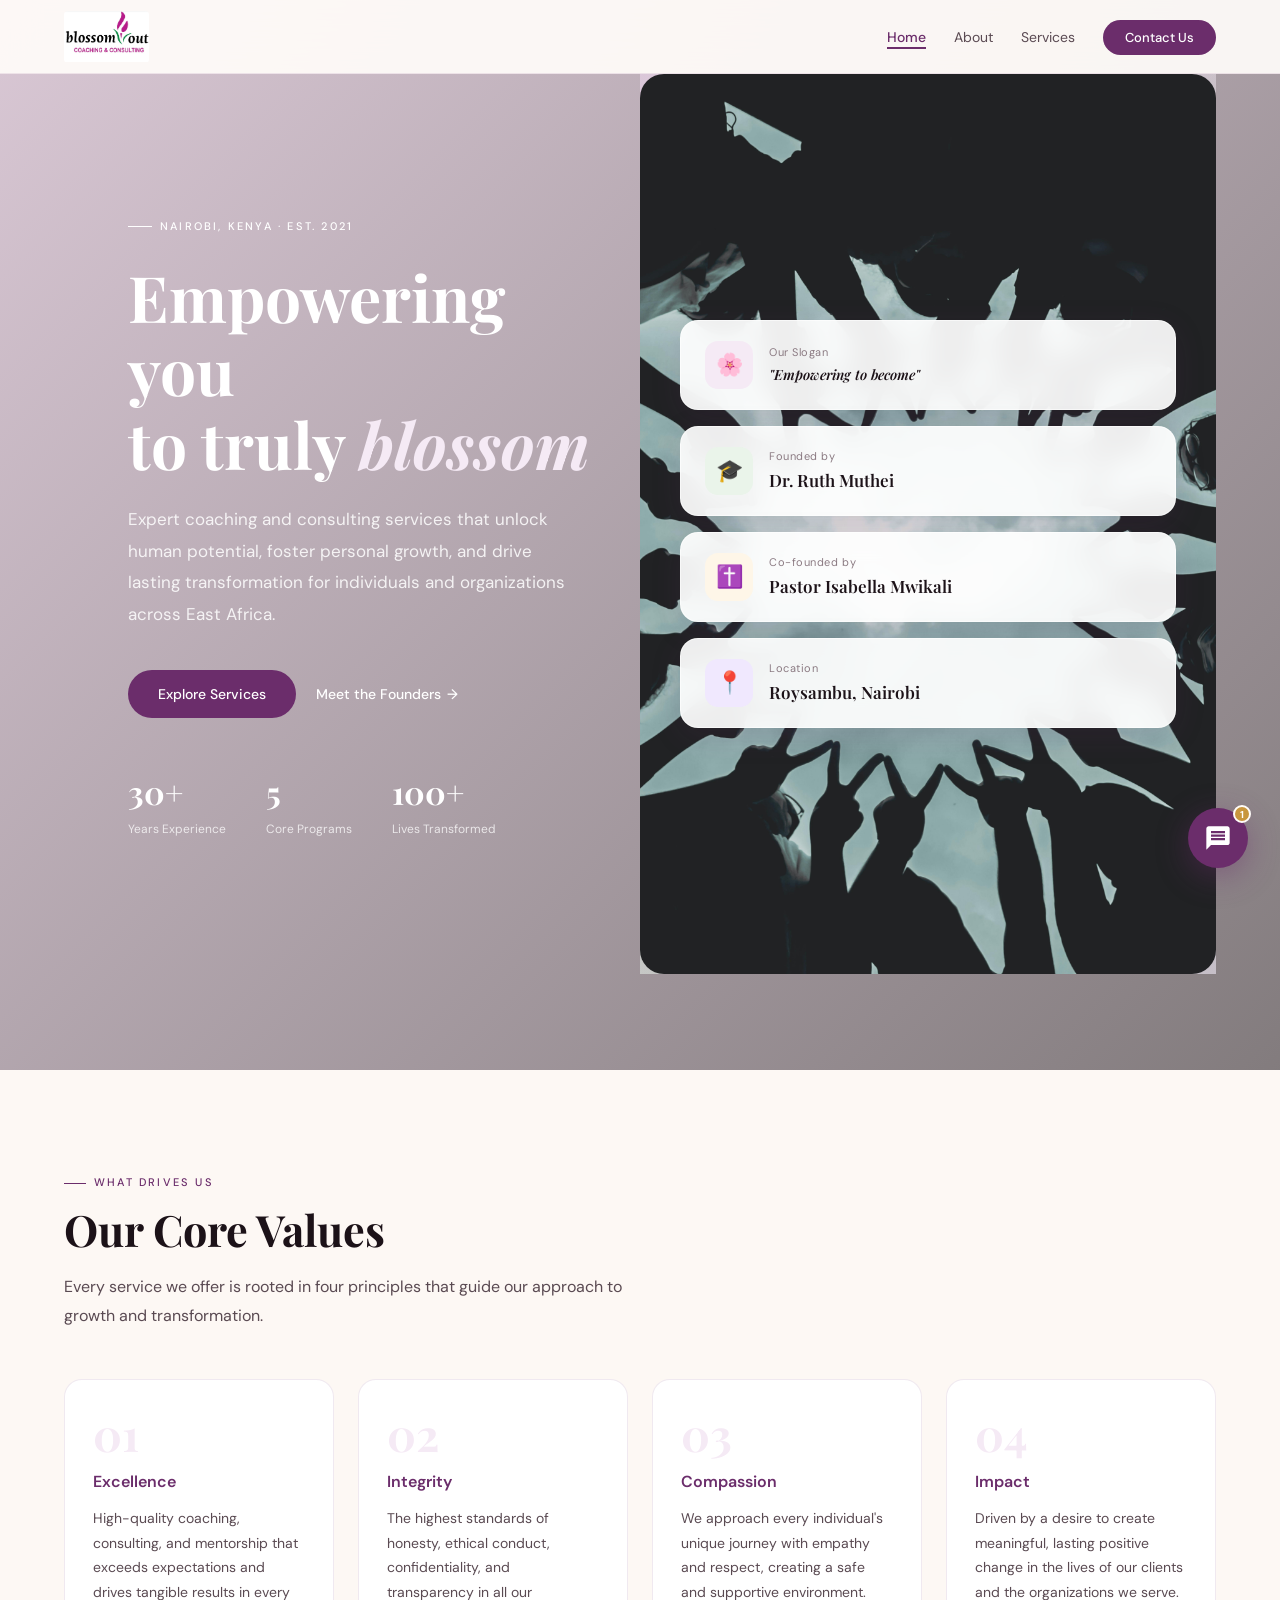
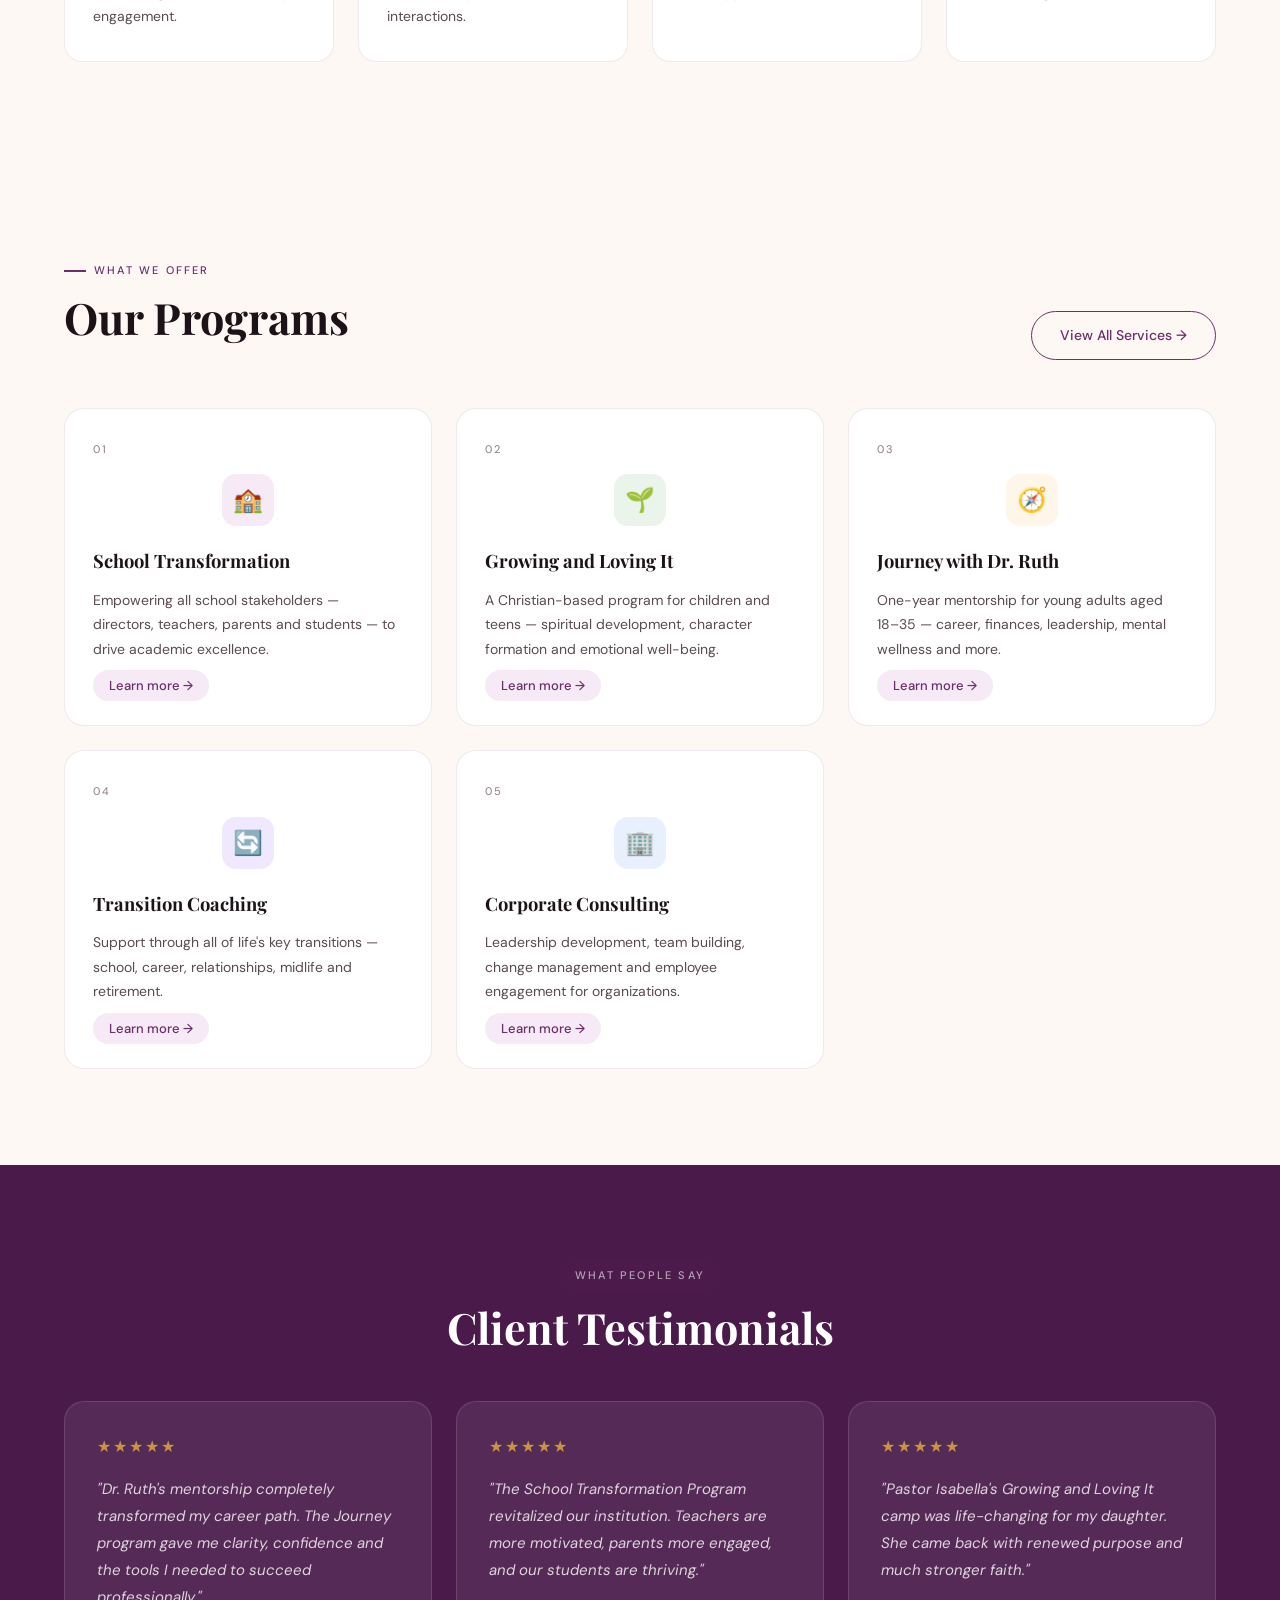
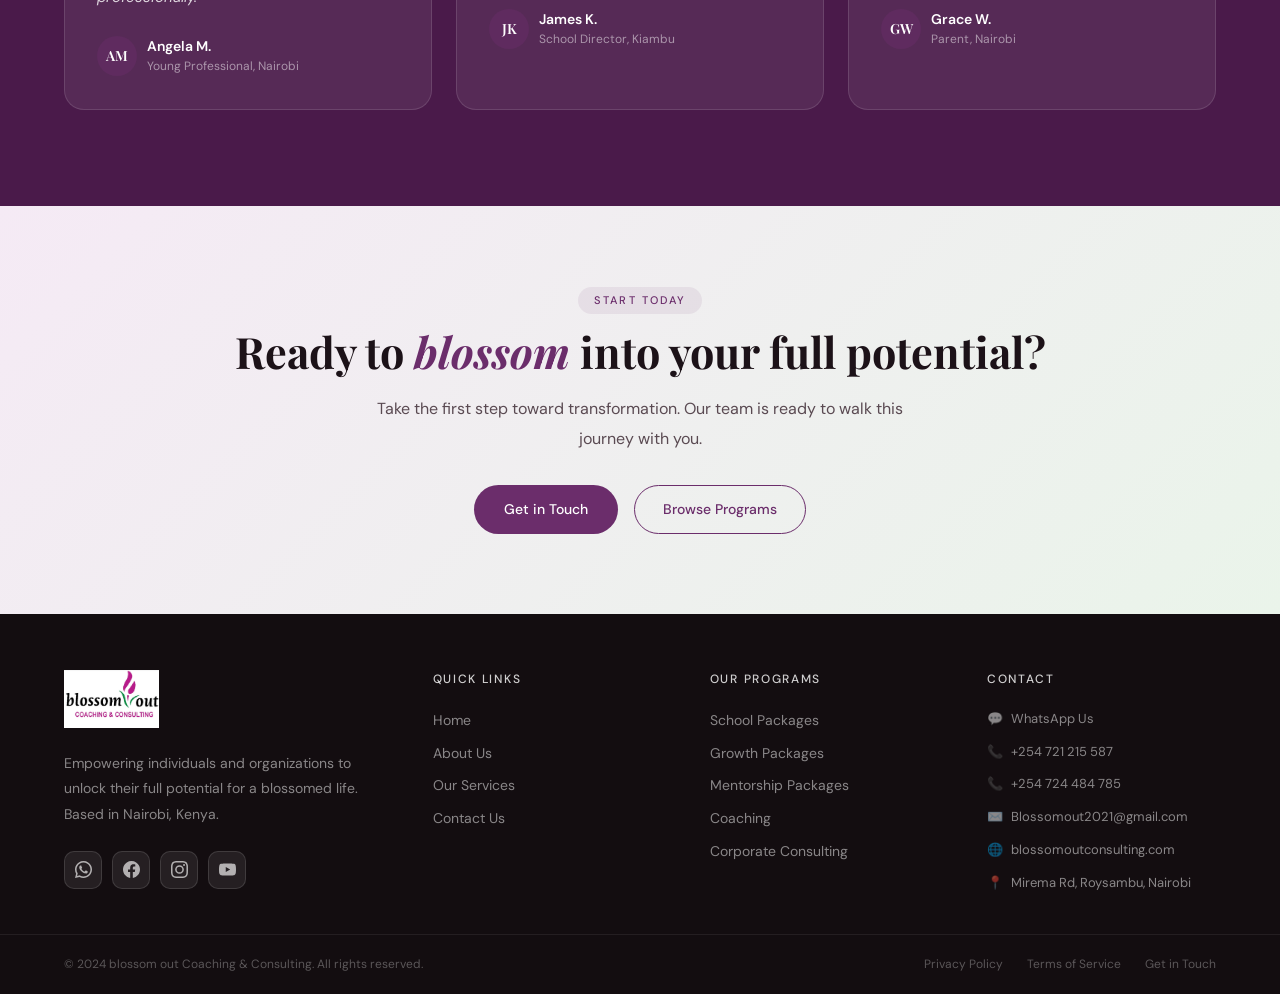
<file: index.html>
<!DOCTYPE html>
<html lang="en">
<head>
  <meta charset="UTF-8"/>
  <meta name="viewport" content="width=device-width, initial-scale=1.0"/>
  <meta name="description" content="blossom out Coaching & Consulting — Empowering individuals and organizations to unlock their full potential. Nairobi, Kenya."/>
  <title>blossom out | Home</title>
  <link rel="icon" href="data:image/svg+xml,<svg xmlns='http://www.w3.org/2000/svg' viewBox='0 0 32 32'><rect width='32' height='32' rx='8' fill='%236B2D6B'/><ellipse cx='16' cy='22' rx='5' ry='9' fill='white' opacity='.9'/></svg>"/>
  <link rel="stylesheet" href="css/style.css"/>
  <link rel="stylesheet" href="css/index.css"/>
</head>
<body>

<!-- ── NAVBAR ── -->
<nav id="navbar">
  <a href="index.html" class="nav-logo">
    <img src="images/main_logo.jpg" alt="blossom out Coaching & Consulting" class="nav-logo-img"/>
  </a>
  <ul class="nav-links" id="navLinks">
    <li><a href="index.html">Home</a></li>
    <li><a href="about.html">About</a></li>
    <li><a href="services.html">Services</a></li>
    <li><a href="contact.html" class="nav-cta">Contact Us</a></li>
  </ul>
  <button class="hamburger" id="hamburger" aria-label="Toggle menu" aria-expanded="false">
    <span></span><span></span><span></span>
  </button>
</nav>
<div class="mobile-drawer" id="mobileDrawer">
  <a href="index.html">Home</a>
  <a href="about.html">About</a>
  <a href="services.html">Services</a>
  <a href="contact.html">Contact Us</a>
</div>

<!-- ── HERO ── -->
<section id="hero">
  <div class="hero-bg"></div>
  <div class="hero-left">
    <div class="hero-eyebrow">Nairobi, Kenya · Est. 2021</div>
    <h1 class="hero-title">Empowering you<br>to truly <em>blossom</em></h1>
    <p class="hero-sub">Expert coaching and consulting services that unlock human potential, foster personal growth, and drive lasting transformation for individuals and organizations across East Africa.</p>
    <div class="hero-actions">
      <a href="services.html" class="btn-primary">Explore Services</a>
      <a href="about.html" class="btn-ghost">Meet the Founders <span>→</span></a>
    </div>
    <div class="hero-stats">
      <div>
        <div class="hero-stat-num">30+</div>
        <div class="hero-stat-label">Years Experience</div>
      </div>
      <div>
        <div class="hero-stat-num">5</div>
        <div class="hero-stat-label">Core Programs</div>
      </div>
      <div>
        <div class="hero-stat-num">100+</div>
        <div class="hero-stat-label">Lives Transformed</div>
      </div>
    </div>
  </div>
  <div class="hero-right">
    <div class="hero-right-blob"></div>
    <div class="hero-cards">
      <div class="stat-card">
        <div class="stat-icon">🌸</div>
        <div>
          <div class="stat-label">Our Slogan</div>
          <div class="stat-value" style="font-size:14px;font-style:italic;">"Empowering to become"</div>
        </div>
      </div>
      <div class="stat-card">
        <div class="stat-icon">🎓</div>
        <div>
          <div class="stat-label">Founded by</div>
          <div class="stat-value">Dr. Ruth Muthei</div>
        </div>
      </div>
      <div class="stat-card">
        <div class="stat-icon">✝️</div>
        <div>
          <div class="stat-label">Co-founded by</div>
          <div class="stat-value">Pastor Isabella Mwikali</div>
        </div>
      </div>
      <div class="stat-card">
        <div class="stat-icon">📍</div>
        <div>
          <div class="stat-label">Location</div>
          <div class="stat-value">Roysambu, Nairobi</div>
        </div>
      </div>
    </div>
  </div>
</section>

<!-- ── CORE VALUES ── -->
<section id="values">
  <div class="reveal">
    <div class="section-tag">What drives us</div>
    <h2 class="section-title">Our Core Values</h2>
    <p class="section-sub">Every service we offer is rooted in four principles that guide our approach to growth and transformation.</p>
  </div>
  <div class="values-grid">
    <div class="value-card reveal">
      <div class="value-num">01</div>
      <div class="value-name">Excellence</div>
      <p class="value-desc">High-quality coaching, consulting, and mentorship that exceeds expectations and drives tangible results in every engagement.</p>
    </div>
    <div class="value-card reveal">
      <div class="value-num">02</div>
      <div class="value-name">Integrity</div>
      <p class="value-desc">The highest standards of honesty, ethical conduct, confidentiality, and transparency in all our interactions.</p>
    </div>
    <div class="value-card reveal">
      <div class="value-num">03</div>
      <div class="value-name">Compassion</div>
      <p class="value-desc">We approach every individual's unique journey with empathy and respect, creating a safe and supportive environment.</p>
    </div>
    <div class="value-card reveal">
      <div class="value-num">04</div>
      <div class="value-name">Impact</div>
      <p class="value-desc">Driven by a desire to create meaningful, lasting positive change in the lives of our clients and the organizations we serve.</p>
    </div>
  </div>
</section>

<!-- ── SERVICES PREVIEW ── -->
<section id="services-preview" style="background:#FDF8F4;">
  <div class="reveal" style="display:flex;justify-content:space-between;align-items:flex-end;flex-wrap:wrap;gap:1rem;margin-bottom:3rem;">
    <div>
      <div class="section-tag">What we offer</div>
      <h2 class="section-title">Our Programs</h2>
    </div>
    <a href="services.html" class="btn-outline">View All Services →</a>
  </div>
  <div class="services-grid-home">
    <div class="service-card-home reveal">
      <div class="svc-num">01</div>
      <div class="svc-icon">🏫</div>
      <div class="svc-name">School Transformation</div>
      <p class="svc-desc">Empowering all school stakeholders — directors, teachers, parents and students — to drive academic excellence.</p>
      <button class="svc-link" data-service="school">Learn more →</button>
    </div>
    <div class="service-card-home reveal">
      <div class="svc-num">02</div>
      <div class="svc-icon">🌱</div>
      <div class="svc-name">Growing and Loving It</div>
      <p class="svc-desc">A Christian-based program for children and teens — spiritual development, character formation and emotional well-being.</p>
      <button class="svc-link" data-service="growing">Learn more →</button>
    </div>
    <div class="service-card-home reveal">
      <div class="svc-num">03</div>
      <div class="svc-icon">🧭</div>
      <div class="svc-name">Journey with Dr. Ruth</div>
      <p class="svc-desc">One-year mentorship for young adults aged 18–35 — career, finances, leadership, mental wellness and more.</p>
      <button class="svc-link" data-service="journey">Learn more →</button>
    </div>
    <div class="service-card-home reveal">
      <div class="svc-num">04</div>
      <div class="svc-icon">🔄</div>
      <div class="svc-name">Transition Coaching</div>
      <p class="svc-desc">Support through all of life's key transitions — school, career, relationships, midlife and retirement.</p>
      <button class="svc-link" data-service="transition">Learn more →</button>
    </div>
    <div class="service-card-home reveal">
      <div class="svc-num">05</div>
      <div class="svc-icon">🏢</div>
      <div class="svc-name">Corporate Consulting</div>
      <p class="svc-desc">Leadership development, team building, change management and employee engagement for organizations.</p>
      <button class="svc-link" data-service="corporate">Learn more →</button>
    </div>
  </div>
</section>

<!-- ── TESTIMONIALS ── -->
<section id="testimonials">
  <div class="reveal text-center">
    <div class="section-tag">What people say</div>
    <h2 class="section-title" style="color:#fff;">Client Testimonials</h2>
  </div>
  <div class="testi-grid">
    <div class="testi-card reveal">
      <div class="testi-stars">★★★★★</div>
      <p class="testi-text">"Dr. Ruth's mentorship completely transformed my career path. The Journey program gave me clarity, confidence and the tools I needed to succeed professionally."</p>
      <div class="testi-author">
        <div class="testi-avatar">AM</div>
        <div><div class="testi-name">Angela M.</div><div class="testi-role">Young Professional, Nairobi</div></div>
      </div>
    </div>
    <div class="testi-card reveal">
      <div class="testi-stars">★★★★★</div>
      <p class="testi-text">"The School Transformation Program revitalized our institution. Teachers are more motivated, parents more engaged, and our students are thriving."</p>
      <div class="testi-author">
        <div class="testi-avatar">JK</div>
        <div><div class="testi-name">James K.</div><div class="testi-role">School Director, Kiambu</div></div>
      </div>
    </div>
    <div class="testi-card reveal">
      <div class="testi-stars">★★★★★</div>
      <p class="testi-text">"Pastor Isabella's Growing and Loving It camp was life-changing for my daughter. She came back with renewed purpose and much stronger faith."</p>
      <div class="testi-author">
        <div class="testi-avatar">GW</div>
        <div><div class="testi-name">Grace W.</div><div class="testi-role">Parent, Nairobi</div></div>
      </div>
    </div>
  </div>
</section>

<!-- ── CTA BANNER ── -->
<section id="cta-banner">
  <div class="reveal text-center">
    <div class="section-tag">Start today</div>
    <h2 class="section-title">Ready to <em style="color:#6B2D6B;">blossom</em> into your full potential?</h2>
    <p class="section-sub">Take the first step toward transformation. Our team is ready to walk this journey with you.</p>
  </div>
  <div class="cta-actions reveal">
    <a href="contact.html" class="btn-primary">Get in Touch</a>
    <a href="services.html" class="btn-outline">Browse Programs</a>
  </div>
</section>

<!-- ── FOOTER ── -->
<footer>
  <div class="footer-top">
    <div>
      <a href="index.html" class="footer-logo-link">
        <img src="images/main_logo.jpg" alt="blossom out" class="footer-logo-img"/>
      </a>
      <p class="footer-tagline">Empowering individuals and organizations to unlock their full potential for a blossomed life. Based in Nairobi, Kenya.</p>
      <div class="social-row">
        <a class="social-btn whatsapp" href="https://wa.me/254721215587" target="_blank" rel="noopener" aria-label="WhatsApp">
          <svg viewBox="0 0 24 24"><path d="M17.472 14.382c-.297-.149-1.758-.867-2.03-.967-.273-.099-.471-.148-.67.15-.197.297-.767.966-.94 1.164-.173.199-.347.223-.644.075-.297-.15-1.255-.463-2.39-1.475-.883-.788-1.48-1.761-1.653-2.059-.173-.297-.018-.458.13-.606.134-.133.298-.347.446-.52.149-.174.198-.298.298-.497.099-.198.05-.371-.025-.52-.075-.149-.669-1.612-.916-2.207-.242-.579-.487-.5-.669-.51-.173-.008-.371-.01-.57-.01-.198 0-.52.074-.792.372-.272.297-1.04 1.016-1.04 2.479 0 1.462 1.065 2.875 1.213 3.074.149.198 2.096 3.2 5.077 4.487.709.306 1.262.489 1.694.625.712.227 1.36.195 1.871.118.571-.085 1.758-.719 2.006-1.413.248-.694.248-1.289.173-1.413-.074-.124-.272-.198-.57-.347zM12 0C5.373 0 0 5.373 0 12c0 2.125.557 4.122 1.532 5.857L.072 23.928l6.166-1.45A11.953 11.953 0 0012 24c6.627 0 12-5.373 12-12S18.627 0 12 0zm0 21.818a9.826 9.826 0 01-5.006-1.374l-.359-.213-3.71.873.942-3.628-.233-.373A9.818 9.818 0 012.182 12C2.182 6.57 6.57 2.182 12 2.182c5.43 0 9.818 4.388 9.818 9.818 0 5.43-4.388 9.818-9.818 9.818z"/></svg>
        </a>
        <a class="social-btn facebook" href="https://www.facebook.com/profile.php?id=100034872075880" target="_blank" rel="noopener" aria-label="Facebook">
          <svg viewBox="0 0 24 24"><path d="M24 12.073C24 5.405 18.627 0 12 0S0 5.405 0 12.073C0 18.1 4.388 23.094 10.125 24v-8.437H7.078v-3.49h3.047V9.41c0-3.025 1.792-4.697 4.533-4.697 1.312 0 2.686.236 2.686.236v2.97h-1.513c-1.491 0-1.956.93-1.956 1.874v2.25h3.328l-.532 3.49h-2.796V24C19.612 23.094 24 18.1 24 12.073z"/></svg>
        </a>
        <a class="social-btn instagram" href="https://www.instagram.com/blossomout_coaching/" target="_blank" rel="noopener" aria-label="Instagram">
          <svg viewBox="0 0 24 24"><path d="M12 2.163c3.204 0 3.584.012 4.85.07 3.252.148 4.771 1.691 4.919 4.919.058 1.265.069 1.645.069 4.849 0 3.205-.012 3.584-.069 4.849-.149 3.225-1.664 4.771-4.919 4.919-1.266.058-1.644.07-4.85.07-3.204 0-3.584-.012-4.849-.07-3.26-.149-4.771-1.699-4.919-4.92-.058-1.265-.07-1.644-.07-4.849 0-3.204.013-3.583.07-4.849.149-3.227 1.664-4.771 4.919-4.919 1.266-.057 1.645-.069 4.849-.069zM12 0C8.741 0 8.333.014 7.053.072 2.695.272.273 2.69.073 7.052.014 8.333 0 8.741 0 12c0 3.259.014 3.668.072 4.948.2 4.358 2.618 6.78 6.98 6.98C8.333 23.986 8.741 24 12 24c3.259 0 3.668-.014 4.948-.072 4.354-.2 6.782-2.618 6.979-6.98.059-1.28.073-1.689.073-4.948 0-3.259-.014-3.667-.072-4.947-.196-4.354-2.617-6.78-6.979-6.98C15.668.014 15.259 0 12 0zm0 5.838a6.162 6.162 0 100 12.324 6.162 6.162 0 000-12.324zM12 16a4 4 0 110-8 4 4 0 010 8zm6.406-11.845a1.44 1.44 0 100 2.881 1.44 1.44 0 000-2.881z"/></svg>
        </a>
        <a class="social-btn youtube" href="https://www.youtube.com/@BlossomOutConsulting" target="_blank" rel="noopener" aria-label="YouTube">
          <svg viewBox="0 0 24 24"><path d="M23.498 6.186a3.016 3.016 0 00-2.122-2.136C19.505 3.545 12 3.545 12 3.545s-7.505 0-9.377.505A3.017 3.017 0 00.502 6.186C0 8.07 0 12 0 12s0 3.93.502 5.814a3.016 3.016 0 002.122 2.136c1.871.505 9.376.505 9.376.505s7.505 0 9.377-.505a3.015 3.015 0 002.122-2.136C24 15.93 24 12 24 12s0-3.93-.502-5.814zM9.545 15.568V8.432L15.818 12l-6.273 3.568z"/></svg>
        </a>
      </div>
    </div>
    <div>
      <div class="footer-col-title">Quick Links</div>
      <nav class="footer-links">
        <a href="index.html">Home</a>
        <a href="about.html">About Us</a>
        <a href="services.html">Our Services</a>
        <a href="contact.html">Contact Us</a>
      </nav>
    </div>
    <div>
      <div class="footer-col-title">Our Programs</div>
      <nav class="footer-links">
        <a href="services.html#school">School Packages</a>
        <a href="services.html#growing">Growth Packages</a>
        <a href="services.html#journey">Mentorship Packages</a>
        <a href="services.html#transition">Coaching</a>
        <a href="services.html#corporate">Corporate Consulting</a>
      </nav>
    </div>
    <div>
      <div class="footer-col-title">Contact</div>
      <div class="footer-contact-mini">
        <a href="https://wa.me/254721215587" target="_blank" rel="noopener"><span>💬</span> WhatsApp Us</a>
        <a href="tel:+254721215587"><span>📞</span> +254 721 215 587</a>
        <a href="tel:+254724484785"><span>📞</span> +254 724 484 785</a>
        <a href="mailto:Blossomout2021@gmail.com"><span>✉️</span> Blossomout2021@gmail.com</a>
        <a href="https://blossomoutconsulting.com" target="_blank" rel="noopener"><span>🌐</span> blossomoutconsulting.com</a>
        <a href="#"><span>📍</span> Mirema Rd, Roysambu, Nairobi</a>
      </div>
    </div>
  </div>
  <div class="footer-bottom">
    <p>&copy; 2024 blossom out Coaching &amp; Consulting. All rights reserved.</p>
    <div class="footer-bottom-links">
      <a href="#">Privacy Policy</a>
      <a href="#">Terms of Service</a>
      <a href="contact.html">Get in Touch</a>
    </div>
  </div>
</footer>

<!-- ── SERVICE MODAL ── -->
<div class="modal-overlay" id="modalOverlay" role="dialog" aria-modal="true">
  <div class="modal-box">
    <button class="modal-close" id="modalClose">&times;</button>
    <div class="modal-icon" id="modalIcon">🏫</div>
    <h3 class="modal-title" id="modalTitle"></h3>
    <div class="modal-body" id="modalBody"></div>
    <div class="modal-cta">
      <button class="btn-primary" id="modalContactBtn">Get Started</button>
      <a href="services.html" class="btn-outline">Full Details</a>
    </div>
  </div>
</div>

<!-- ── CHAT POPUP ── -->
<button class="chat-fab" id="chatFab" aria-label="Chat with us">
  <span class="chat-badge" id="chatBadge">1</span>
  <svg viewBox="0 0 24 24"><path d="M20 2H4c-1.1 0-2 .9-2 2v18l4-4h14c1.1 0 2-.9 2-2V4c0-1.1-.9-2-2-2zm-2 12H6v-2h12v2zm0-3H6V9h12v2zm0-3H6V6h12v2z"/></svg>
</button>
<div class="chat-panel" id="chatPanel">
  <div class="chat-panel-header">
    <div class="chat-avatar">🌸</div>
    <div class="chat-header-text">
      <h4>blossom out Assistant</h4>
      <p class="chat-online">Online now</p>
    </div>
    <button class="chat-close-btn" id="chatCloseBtn">&times;</button>
  </div>
  <div class="chat-body" id="chatBody"></div>
  <div class="chat-footer">
    <input class="chat-input" id="chatInput" type="text" placeholder="Ask about our programs…"/>
    <button class="chat-send-btn" id="chatSend" aria-label="Send">
      <svg viewBox="0 0 24 24"><path d="M2.01 21L23 12 2.01 3 2 10l15 2-15 2z"/></svg>
    </button>
  </div>
</div>

<script src="js/main.js"></script>
</body>
</html>
</file>
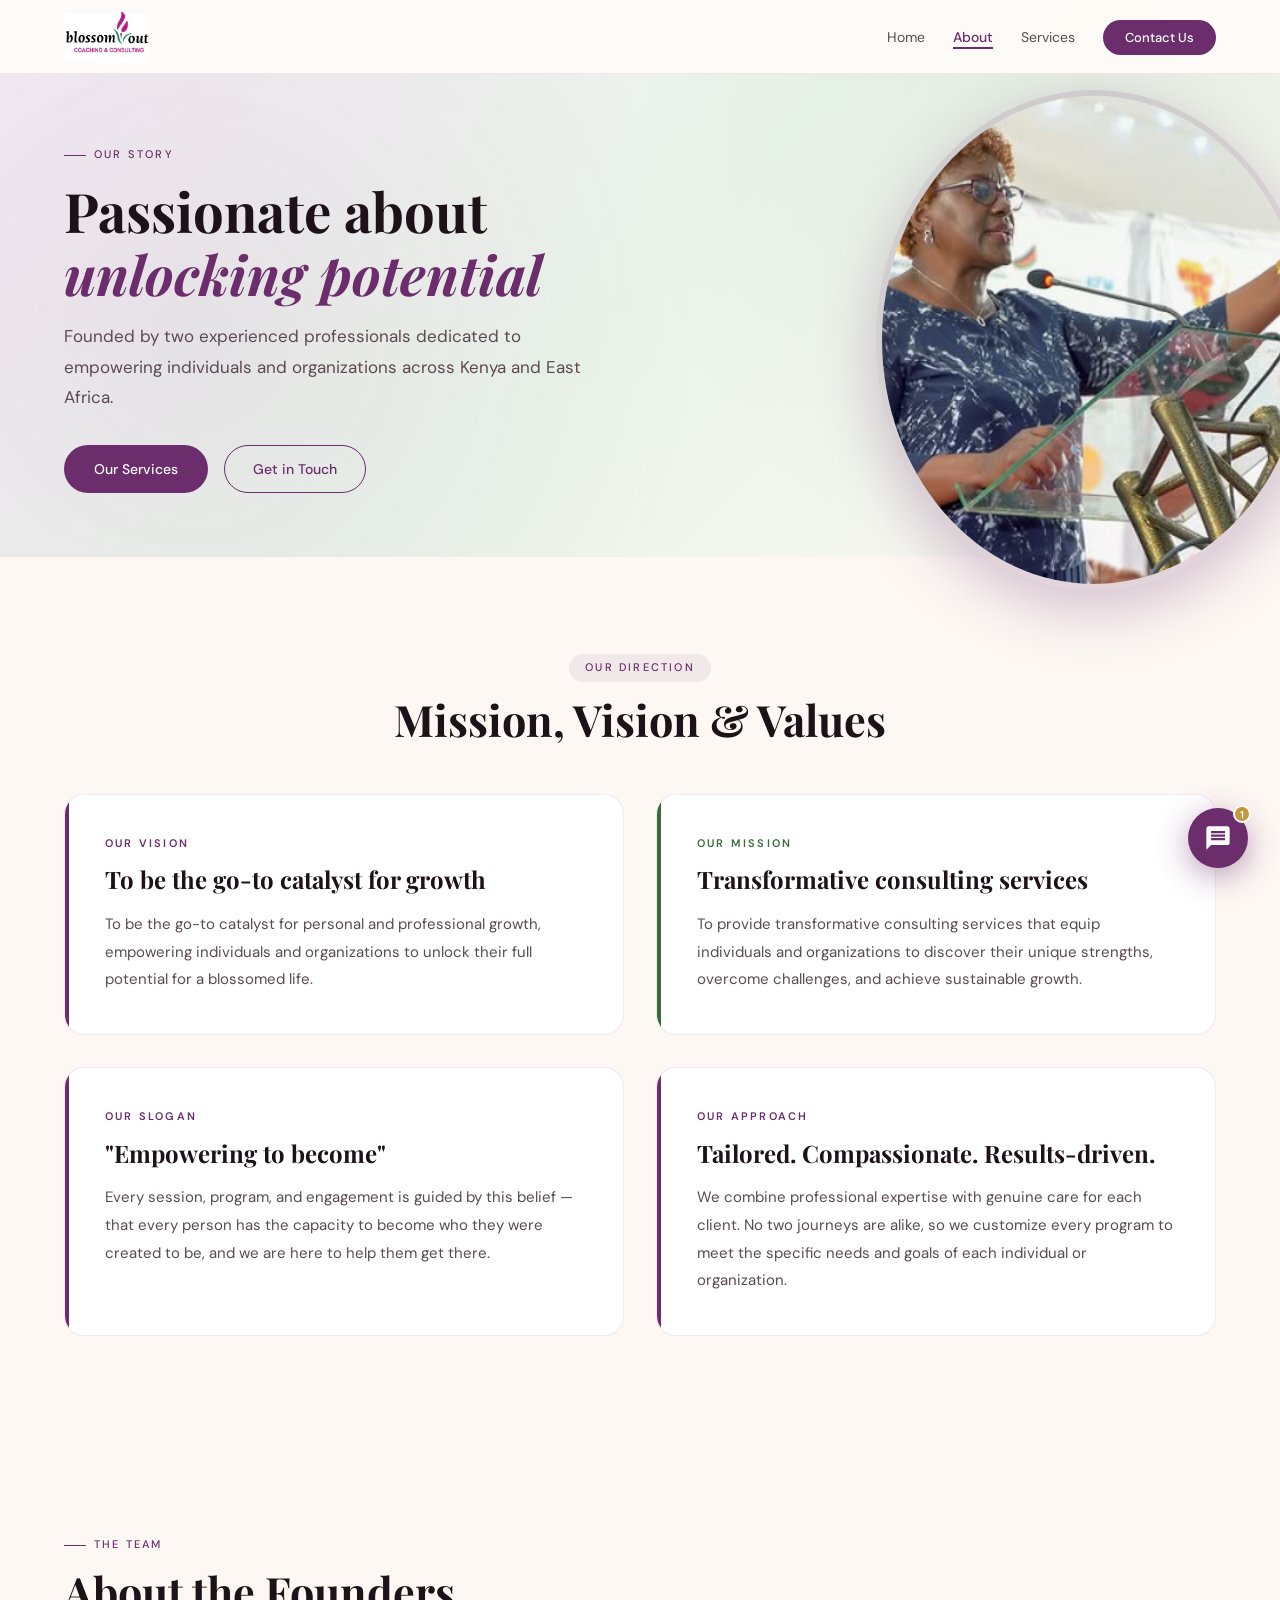
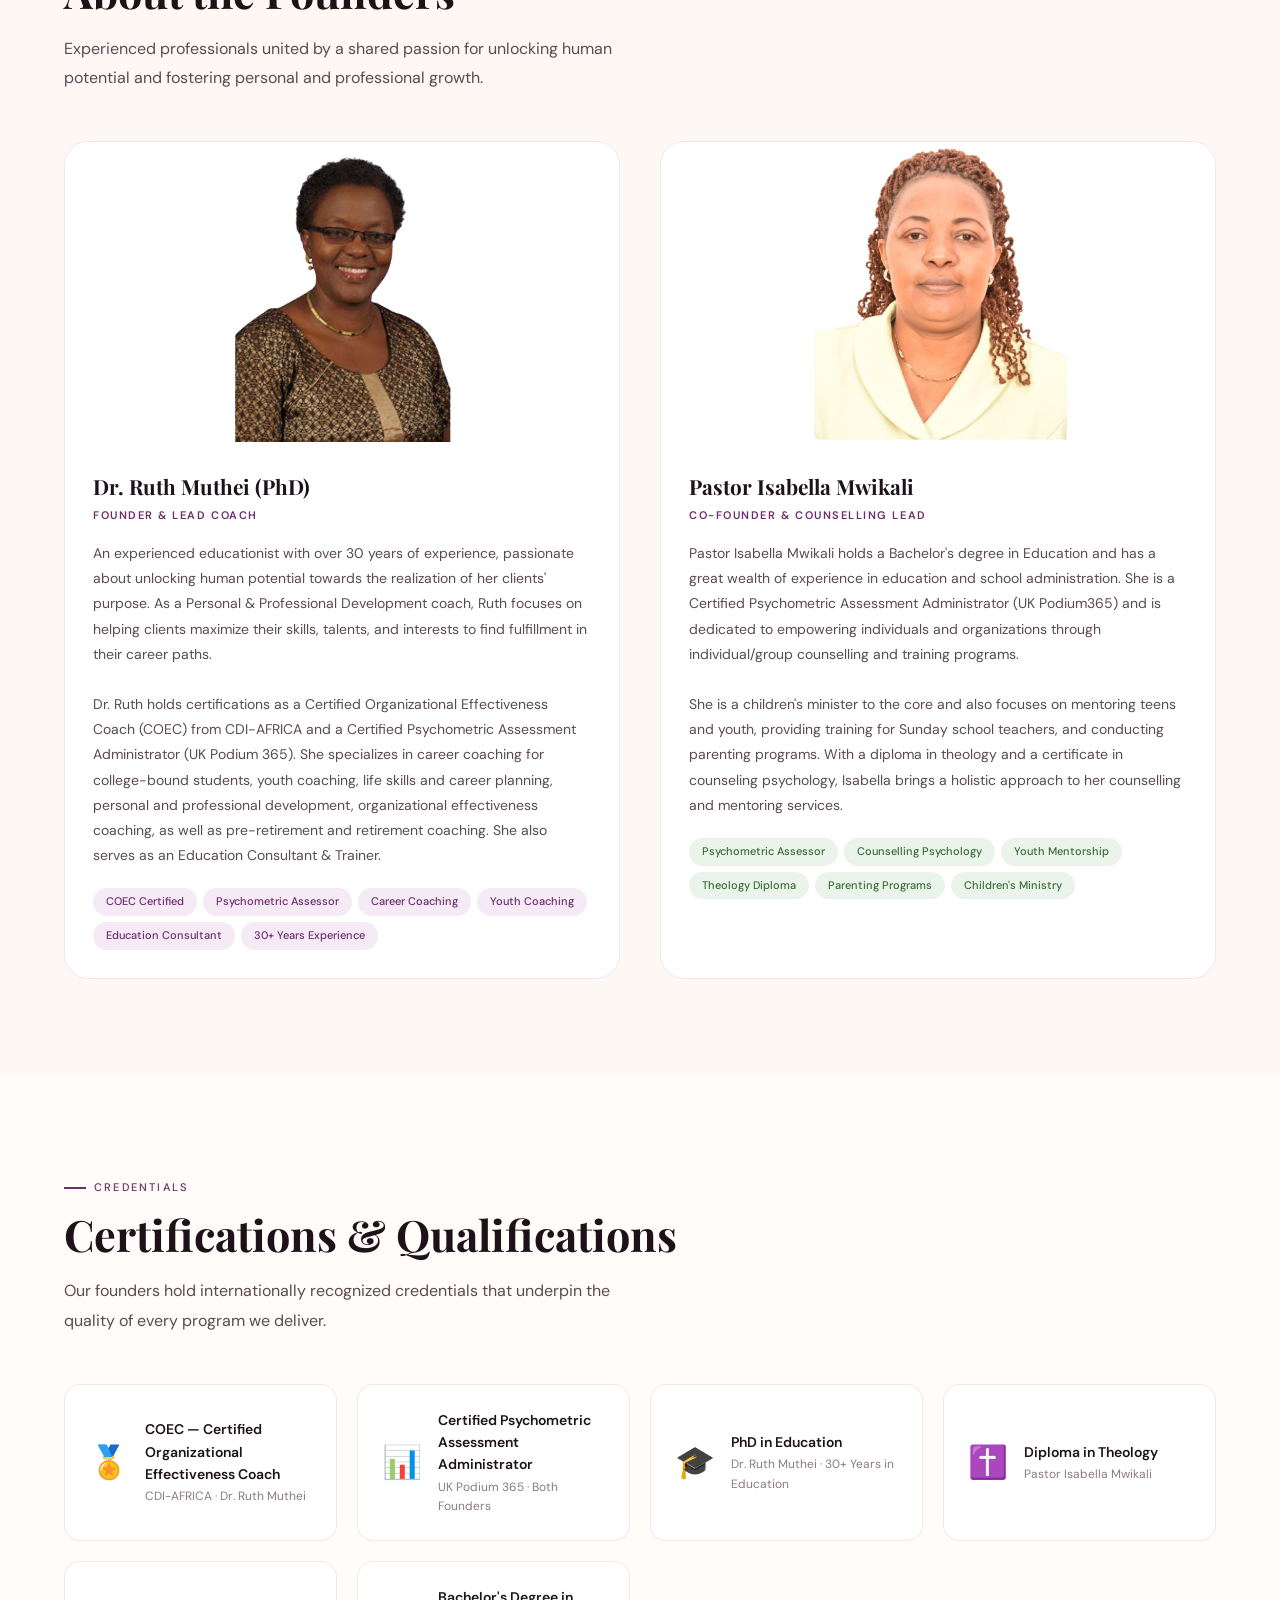
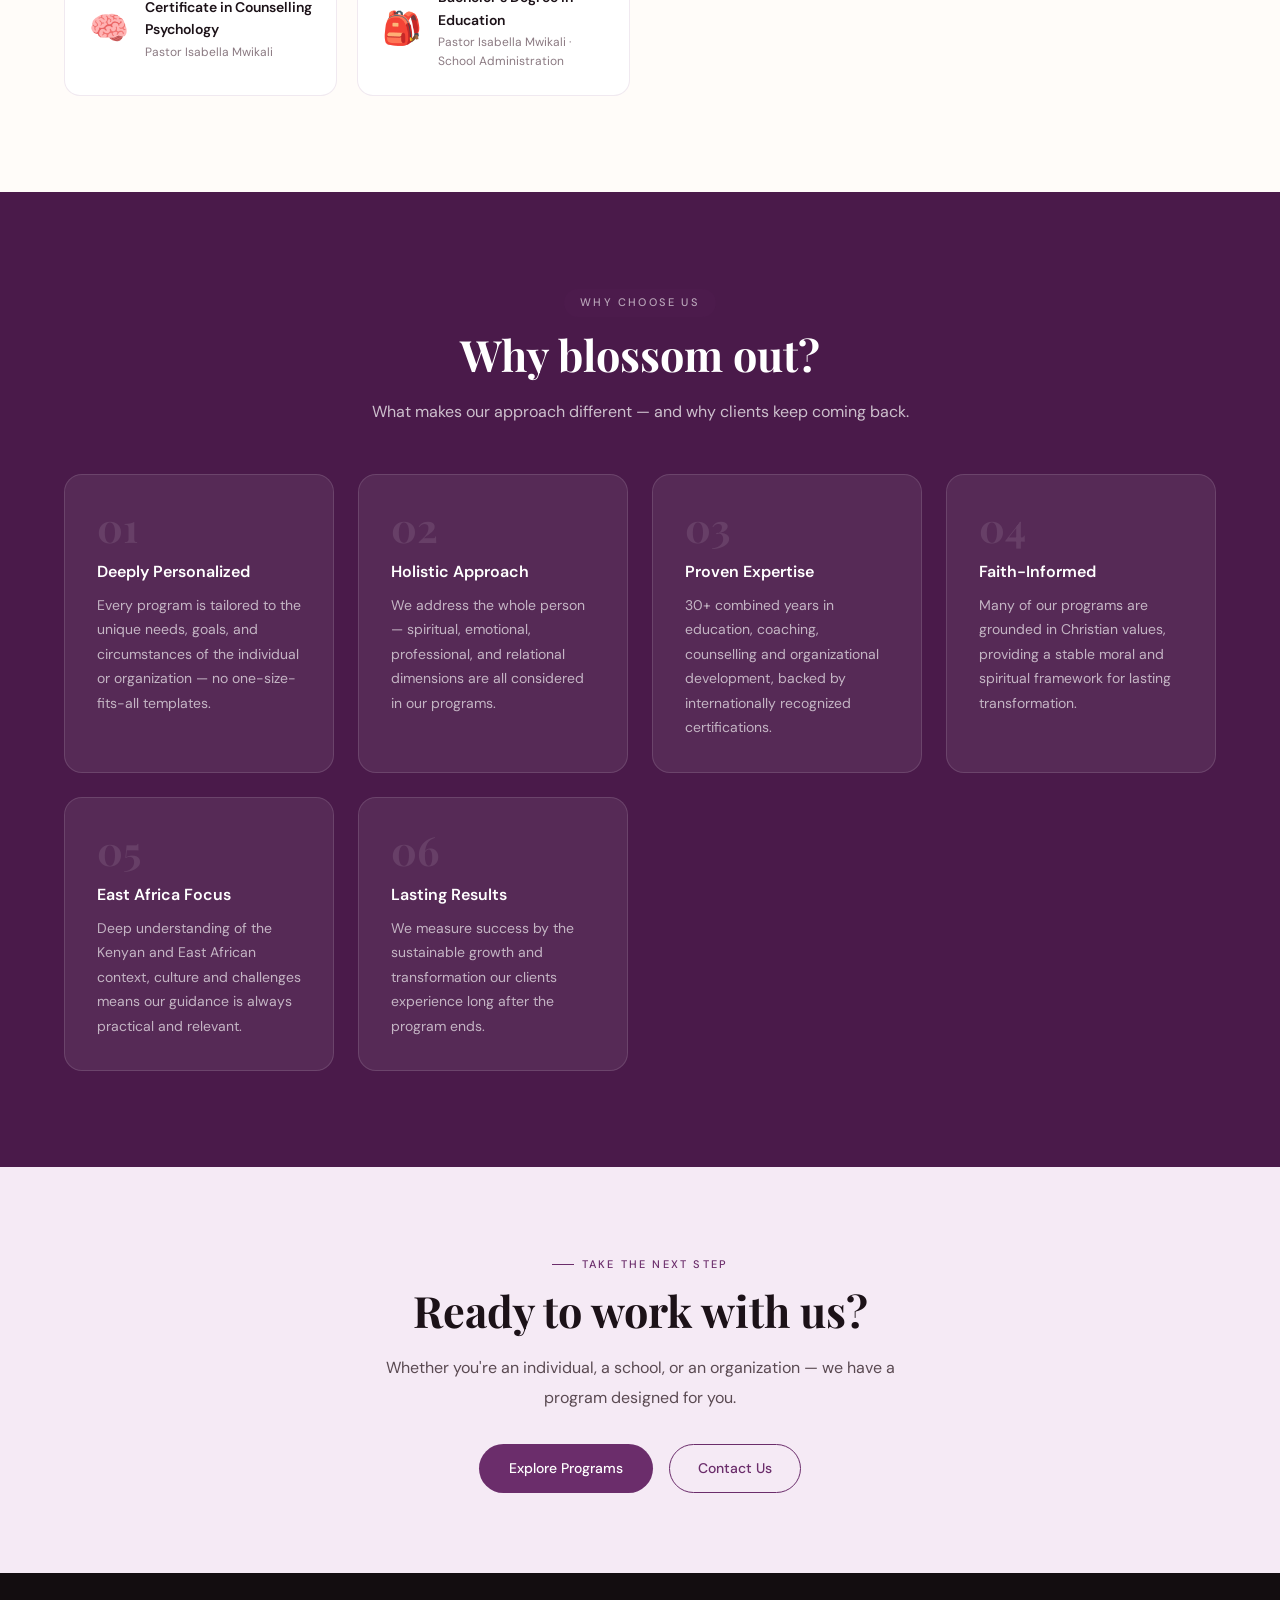
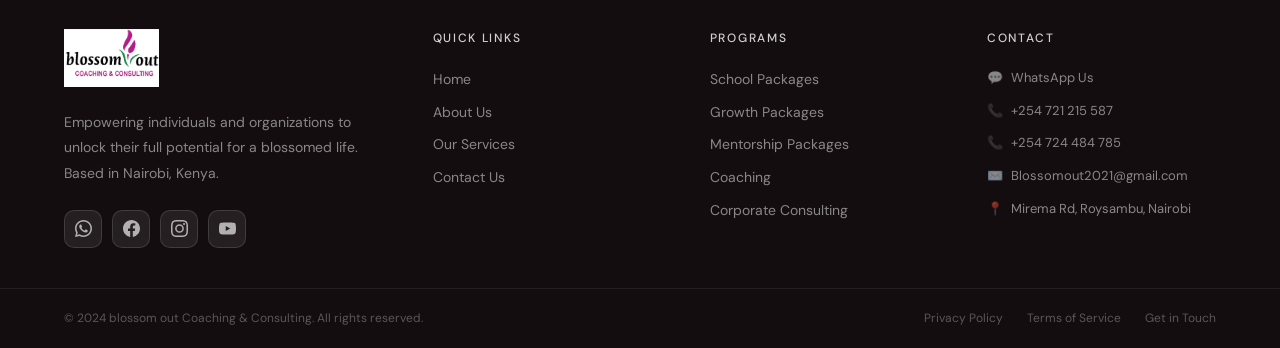
<file: about.html>
<!DOCTYPE html>
<html lang="en">
<head>
  <meta charset="UTF-8"/>
  <meta name="viewport" content="width=device-width, initial-scale=1.0"/>
  <meta name="description" content="About blossom out Coaching & Consulting — Meet our founders Dr. Ruth Muthei and Pastor Isabella Mwikali."/>
  <title>blossom out | About Us</title>
  <link rel="icon" href="data:image/svg+xml,<svg xmlns='http://www.w3.org/2000/svg' viewBox='0 0 32 32'><rect width='32' height='32' rx='8' fill='%236B2D6B'/><ellipse cx='16' cy='22' rx='5' ry='9' fill='white' opacity='.9'/></svg>"/>
  <link rel="stylesheet" href="css/style.css"/>
  <link rel="stylesheet" href="css/about.css"/>
</head>
<body>

<!-- ── NAVBAR ── -->
<nav id="navbar">
  <a href="index.html" class="nav-logo">
    <img src="images/main_logo.jpg" alt="blossom out Coaching & Consulting" class="nav-logo-img"/>
  </a>
  <ul class="nav-links" id="navLinks">
    <li><a href="index.html">Home</a></li>
    <li><a href="about.html">About</a></li>
    <li><a href="services.html">Services</a></li>
    <li><a href="contact.html" class="nav-cta">Contact Us</a></li>
  </ul>
  <button class="hamburger" id="hamburger" aria-label="Toggle menu" aria-expanded="false">
    <span></span><span></span><span></span>
  </button>
</nav>
<div class="mobile-drawer" id="mobileDrawer">
  <a href="index.html">Home</a>
  <a href="about.html">About</a>
  <a href="services.html">Services</a>
  <a href="contact.html">Contact Us</a>
</div>

<!-- ── PAGE HERO ── -->
<div class="page-hero">
  <div class="page-hero-bg"></div>
  <div class="page-hero-content">
    <div class="page-hero-eyebrow">Our Story</div>
    <h1 class="page-hero-title">Passionate about<br><em>unlocking potential</em></h1>
    <p class="page-hero-sub">Founded by two experienced professionals dedicated to empowering individuals and organizations across Kenya and East Africa.</p>
    <div class="page-hero-actions">
      <a href="services.html" class="btn-primary">Our Services</a>
      <a href="contact.html" class="btn-outline">Get in Touch</a>
    </div>
  </div>
  <div class="page-hero-img">
    <img src="images/founder.png" alt="Dr. Ruth Muthei" class="hero-founder-img"/>
  </div>
</div>

<!-- ── MISSION & VISION ── -->
<section id="mission-vision">
  <div class="reveal text-center" style="margin-bottom:3rem;">
    <div class="section-tag">Our Direction</div>
    <h2 class="section-title">Mission, Vision &amp; Values</h2>
  </div>
  <div class="mv-grid">
    <div class="mv-card reveal">
      <div class="mv-label">Our Vision</div>
      <div class="mv-title">To be the go-to catalyst for growth</div>
      <p class="mv-text">To be the go-to catalyst for personal and professional growth, empowering individuals and organizations to unlock their full potential for a blossomed life.</p>
    </div>
    <div class="mv-card reveal">
      <div class="mv-label">Our Mission</div>
      <div class="mv-title">Transformative consulting services</div>
      <p class="mv-text">To provide transformative consulting services that equip individuals and organizations to discover their unique strengths, overcome challenges, and achieve sustainable growth.</p>
    </div>
    <div class="mv-card reveal">
      <div class="mv-label">Our Slogan</div>
      <div class="mv-title">"Empowering to become"</div>
      <p class="mv-text">Every session, program, and engagement is guided by this belief — that every person has the capacity to become who they were created to be, and we are here to help them get there.</p>
    </div>
    <div class="mv-card reveal">
      <div class="mv-label">Our Approach</div>
      <div class="mv-title">Tailored. Compassionate. Results-driven.</div>
      <p class="mv-text">We combine professional expertise with genuine care for each client. No two journeys are alike, so we customize every program to meet the specific needs and goals of each individual or organization.</p>
    </div>
  </div>
</section>

<!-- ── FOUNDERS ── -->
<section id="founders" style="background:#FDF8F4;">
  <div class="reveal">
    <div class="section-tag">The team</div>
    <h2 class="section-title">About the Founders</h2>
    <p class="section-sub">Experienced professionals united by a shared passion for unlocking human potential and fostering personal and professional growth.</p>
  </div>
  <div class="founders-grid">

    <article class="founder-card reveal">
      <div class="founder-photo-wrap">
        <img src="images/founder.jpg" alt="Dr. Ruth Muthei" class="founder-img"/>
      </div>
      <div class="founder-info">
        <div class="founder-name">Dr. Ruth Muthei (PhD)</div>
        <div class="founder-role">Founder &amp; Lead Coach</div>
        <p class="founder-bio">An experienced educationist with over 30 years of experience, passionate about unlocking human potential towards the realization of her clients' purpose. As a Personal &amp; Professional Development coach, Ruth focuses on helping clients maximize their skills, talents, and interests to find fulfillment in their career paths.<br><br>Dr. Ruth holds certifications as a Certified Organizational Effectiveness Coach (COEC) from CDI-AFRICA and a Certified Psychometric Assessment Administrator (UK Podium 365). She specializes in career coaching for college-bound students, youth coaching, life skills and career planning, personal and professional development, organizational effectiveness coaching, as well as pre-retirement and retirement coaching. She also serves as an Education Consultant &amp; Trainer.</p>
        <div class="founder-tags">
          <span class="tag">COEC Certified</span>
          <span class="tag">Psychometric Assessor</span>
          <span class="tag">Career Coaching</span>
          <span class="tag">Youth Coaching</span>
          <span class="tag">Education Consultant</span>
          <span class="tag">30+ Years Experience</span>
        </div>
      </div>
    </article>

    <article class="founder-card reveal">
      <div class="founder-photo-wrap">
        <img src="images/co-founder.jpg" alt="Pastor Isabella Mwikali" class="founder-img"/>
      </div>
      <div class="founder-info">
        <div class="founder-name">Pastor Isabella Mwikali</div>
        <div class="founder-role">Co-Founder &amp; Counselling Lead</div>
        <p class="founder-bio">Pastor Isabella Mwikali holds a Bachelor's degree in Education and has a great wealth of experience in education and school administration. She is a Certified Psychometric Assessment Administrator (UK Podium365) and is dedicated to empowering individuals and organizations through individual/group counselling and training programs.<br><br>She is a children's minister to the core and also focuses on mentoring teens and youth, providing training for Sunday school teachers, and conducting parenting programs. With a diploma in theology and a certificate in counseling psychology, Isabella brings a holistic approach to her counselling and mentoring services.</p>
        <div class="founder-tags">
          <span class="tag">Psychometric Assessor</span>
          <span class="tag">Counselling Psychology</span>
          <span class="tag">Youth Mentorship</span>
          <span class="tag">Theology Diploma</span>
          <span class="tag">Parenting Programs</span>
          <span class="tag">Children's Ministry</span>
        </div>
      </div>
    </article>

  </div>
</section>

<!-- ── CERTIFICATIONS ── -->
<section id="certifications">
  <div class="reveal">
    <div class="section-tag">Credentials</div>
    <h2 class="section-title">Certifications &amp; Qualifications</h2>
    <p class="section-sub">Our founders hold internationally recognized credentials that underpin the quality of every program we deliver.</p>
  </div>
  <div class="cert-grid">
    <div class="cert-card reveal">
      <div class="cert-icon">🏅</div>
      <div><div class="cert-name">COEC — Certified Organizational Effectiveness Coach</div><div class="cert-body">CDI-AFRICA · Dr. Ruth Muthei</div></div>
    </div>
    <div class="cert-card reveal">
      <div class="cert-icon">📊</div>
      <div><div class="cert-name">Certified Psychometric Assessment Administrator</div><div class="cert-body">UK Podium 365 · Both Founders</div></div>
    </div>
    <div class="cert-card reveal">
      <div class="cert-icon">🎓</div>
      <div><div class="cert-name">PhD in Education</div><div class="cert-body">Dr. Ruth Muthei · 30+ Years in Education</div></div>
    </div>
    <div class="cert-card reveal">
      <div class="cert-icon">✝️</div>
      <div><div class="cert-name">Diploma in Theology</div><div class="cert-body">Pastor Isabella Mwikali</div></div>
    </div>
    <div class="cert-card reveal">
      <div class="cert-icon">🧠</div>
      <div><div class="cert-name">Certificate in Counselling Psychology</div><div class="cert-body">Pastor Isabella Mwikali</div></div>
    </div>
    <div class="cert-card reveal">
      <div class="cert-icon">🎒</div>
      <div><div class="cert-name">Bachelor's Degree in Education</div><div class="cert-body">Pastor Isabella Mwikali · School Administration</div></div>
    </div>
  </div>
</section>

<!-- ── WHY US ── -->
<section id="why-us">
  <div class="reveal text-center" style="margin-bottom:3rem;">
    <div class="section-tag">Why choose us</div>
    <h2 class="section-title" style="color:#fff;">Why blossom out?</h2>
    <p class="section-sub" style="color:rgba(255,255,255,0.72);margin:0 auto;">What makes our approach different — and why clients keep coming back.</p>
  </div>
  <div class="why-grid">
    <div class="why-card reveal">
      <div class="why-num">01</div>
      <div class="why-title">Deeply Personalized</div>
      <p class="why-desc">Every program is tailored to the unique needs, goals, and circumstances of the individual or organization — no one-size-fits-all templates.</p>
    </div>
    <div class="why-card reveal">
      <div class="why-num">02</div>
      <div class="why-title">Holistic Approach</div>
      <p class="why-desc">We address the whole person — spiritual, emotional, professional, and relational dimensions are all considered in our programs.</p>
    </div>
    <div class="why-card reveal">
      <div class="why-num">03</div>
      <div class="why-title">Proven Expertise</div>
      <p class="why-desc">30+ combined years in education, coaching, counselling and organizational development, backed by internationally recognized certifications.</p>
    </div>
    <div class="why-card reveal">
      <div class="why-num">04</div>
      <div class="why-title">Faith-Informed</div>
      <p class="why-desc">Many of our programs are grounded in Christian values, providing a stable moral and spiritual framework for lasting transformation.</p>
    </div>
    <div class="why-card reveal">
      <div class="why-num">05</div>
      <div class="why-title">East Africa Focus</div>
      <p class="why-desc">Deep understanding of the Kenyan and East African context, culture and challenges means our guidance is always practical and relevant.</p>
    </div>
    <div class="why-card reveal">
      <div class="why-num">06</div>
      <div class="why-title">Lasting Results</div>
      <p class="why-desc">We measure success by the sustainable growth and transformation our clients experience long after the program ends.</p>
    </div>
  </div>
</section>

<!-- ── CTA ── -->
<section style="padding:5rem 5vw;background:#F5EAF5;text-align:center;">
  <div class="reveal">
    <div class="section-tag">Take the next step</div>
    <h2 class="section-title">Ready to work with us?</h2>
    <p class="section-sub" style="margin:0 auto 2rem;">Whether you're an individual, a school, or an organization — we have a program designed for you.</p>
    <div style="display:flex;gap:1rem;justify-content:center;flex-wrap:wrap;">
      <a href="services.html" class="btn-primary">Explore Programs</a>
      <a href="contact.html" class="btn-outline">Contact Us</a>
    </div>
  </div>
</section>

<!-- ── FOOTER ── (same as index) -->
<footer>
  <div class="footer-top">
    <div>
      <a href="index.html" class="footer-logo-link">
        <img src="images/main_logo.jpg" alt="blossom out" class="footer-logo-img"/>
      </a>
      <p class="footer-tagline">Empowering individuals and organizations to unlock their full potential for a blossomed life. Based in Nairobi, Kenya.</p>
      <div class="social-row">
        <a class="social-btn whatsapp" href="https://wa.me/254721215587" target="_blank" rel="noopener" aria-label="WhatsApp">
          <svg viewBox="0 0 24 24"><path d="M17.472 14.382c-.297-.149-1.758-.867-2.03-.967-.273-.099-.471-.148-.67.15-.197.297-.767.966-.94 1.164-.173.199-.347.223-.644.075-.297-.15-1.255-.463-2.39-1.475-.883-.788-1.48-1.761-1.653-2.059-.173-.297-.018-.458.13-.606.134-.133.298-.347.446-.52.149-.174.198-.298.298-.497.099-.198.05-.371-.025-.52-.075-.149-.669-1.612-.916-2.207-.242-.579-.487-.5-.669-.51-.173-.008-.371-.01-.57-.01-.198 0-.52.074-.792.372-.272.297-1.04 1.016-1.04 2.479 0 1.462 1.065 2.875 1.213 3.074.149.198 2.096 3.2 5.077 4.487.709.306 1.262.489 1.694.625.712.227 1.36.195 1.871.118.571-.085 1.758-.719 2.006-1.413.248-.694.248-1.289.173-1.413-.074-.124-.272-.198-.57-.347zM12 0C5.373 0 0 5.373 0 12c0 2.125.557 4.122 1.532 5.857L.072 23.928l6.166-1.45A11.953 11.953 0 0012 24c6.627 0 12-5.373 12-12S18.627 0 12 0zm0 21.818a9.826 9.826 0 01-5.006-1.374l-.359-.213-3.71.873.942-3.628-.233-.373A9.818 9.818 0 012.182 12C2.182 6.57 6.57 2.182 12 2.182c5.43 0 9.818 4.388 9.818 9.818 0 5.43-4.388 9.818-9.818 9.818z"/></svg>
        </a>
        <a class="social-btn facebook" href="https://www.facebook.com/profile.php?id=100034872075880" target="_blank" rel="noopener" aria-label="Facebook">
          <svg viewBox="0 0 24 24"><path d="M24 12.073C24 5.405 18.627 0 12 0S0 5.405 0 12.073C0 18.1 4.388 23.094 10.125 24v-8.437H7.078v-3.49h3.047V9.41c0-3.025 1.792-4.697 4.533-4.697 1.312 0 2.686.236 2.686.236v2.97h-1.513c-1.491 0-1.956.93-1.956 1.874v2.25h3.328l-.532 3.49h-2.796V24C19.612 23.094 24 18.1 24 12.073z"/></svg>
        </a>
        <a class="social-btn instagram" href="https://www.instagram.com/blossomout_coaching/" target="_blank" rel="noopener" aria-label="Instagram">
          <svg viewBox="0 0 24 24"><path d="M12 2.163c3.204 0 3.584.012 4.85.07 3.252.148 4.771 1.691 4.919 4.919.058 1.265.069 1.645.069 4.849 0 3.205-.012 3.584-.069 4.849-.149 3.225-1.664 4.771-4.919 4.919-1.266.058-1.644.07-4.85.07-3.204 0-3.584-.012-4.849-.07-3.26-.149-4.771-1.699-4.919-4.92-.058-1.265-.07-1.644-.07-4.849 0-3.204.013-3.583.07-4.849.149-3.227 1.664-4.771 4.919-4.919 1.266-.057 1.645-.069 4.849-.069zM12 0C8.741 0 8.333.014 7.053.072 2.695.272.273 2.69.073 7.052.014 8.333 0 8.741 0 12c0 3.259.014 3.668.072 4.948.2 4.358 2.618 6.78 6.98 6.98C8.333 23.986 8.741 24 12 24c3.259 0 3.668-.014 4.948-.072 4.354-.2 6.782-2.618 6.979-6.98.059-1.28.073-1.689.073-4.948 0-3.259-.014-3.667-.072-4.947-.196-4.354-2.617-6.78-6.979-6.98C15.668.014 15.259 0 12 0zm0 5.838a6.162 6.162 0 100 12.324 6.162 6.162 0 000-12.324zM12 16a4 4 0 110-8 4 4 0 010 8zm6.406-11.845a1.44 1.44 0 100 2.881 1.44 1.44 0 000-2.881z"/></svg>
        </a>
        <a class="social-btn youtube" href="https://www.youtube.com/@BlossomOutConsulting" target="_blank" rel="noopener" aria-label="YouTube">
          <svg viewBox="0 0 24 24"><path d="M23.498 6.186a3.016 3.016 0 00-2.122-2.136C19.505 3.545 12 3.545 12 3.545s-7.505 0-9.377.505A3.017 3.017 0 00.502 6.186C0 8.07 0 12 0 12s0 3.93.502 5.814a3.016 3.016 0 002.122 2.136c1.871.505 9.376.505 9.376.505s7.505 0 9.377-.505a3.015 3.015 0 002.122-2.136C24 15.93 24 12 24 12s0-3.93-.502-5.814zM9.545 15.568V8.432L15.818 12l-6.273 3.568z"/></svg>
        </a>
      </div>
    </div>
    <div><div class="footer-col-title">Quick Links</div><nav class="footer-links"><a href="index.html">Home</a><a href="about.html">About Us</a><a href="services.html">Our Services</a><a href="contact.html">Contact Us</a></nav></div>
    <div><div class="footer-col-title">Programs</div><nav class="footer-links"><a href="services.html#school">School Packages</a><a href="services.html#growing">Growth Packages</a><a href="services.html#journey">Mentorship Packages</a><a href="services.html#transition">Coaching</a><a href="services.html#corporate">Corporate Consulting</a></nav></div>
    <div><div class="footer-col-title">Contact</div><div class="footer-contact-mini"><a href="https://wa.me/254721215587" target="_blank" rel="noopener"><span>💬</span> WhatsApp Us</a><a href="tel:+254721215587"><span>📞</span> +254 721 215 587</a><a href="tel:+254724484785"><span>📞</span> +254 724 484 785</a><a href="mailto:Blossomout2021@gmail.com"><span>✉️</span> Blossomout2021@gmail.com</a><a href="#"><span>📍</span> Mirema Rd, Roysambu, Nairobi</a></div></div>
  </div>
  <div class="footer-bottom">
    <p>&copy; 2024 blossom out Coaching &amp; Consulting. All rights reserved.</p>
    <div class="footer-bottom-links"><a href="#">Privacy Policy</a><a href="#">Terms of Service</a><a href="contact.html">Get in Touch</a></div>
  </div>
</footer>

<!-- MODAL -->
<div class="modal-overlay" id="modalOverlay" role="dialog" aria-modal="true">
  <div class="modal-box">
    <button class="modal-close" id="modalClose">&times;</button>
    <div class="modal-icon" id="modalIcon"></div>
    <h3 class="modal-title" id="modalTitle"></h3>
    <div class="modal-body" id="modalBody"></div>
    <div class="modal-cta">
      <button class="btn-primary" id="modalContactBtn">Get Started</button>
      <a href="services.html" class="btn-outline">Full Details</a>
    </div>
  </div>
</div>

<!-- CHAT -->
<button class="chat-fab" id="chatFab" aria-label="Chat with us">
  <span class="chat-badge" id="chatBadge">1</span>
  <svg viewBox="0 0 24 24"><path d="M20 2H4c-1.1 0-2 .9-2 2v18l4-4h14c1.1 0 2-.9 2-2V4c0-1.1-.9-2-2-2zm-2 12H6v-2h12v2zm0-3H6V9h12v2zm0-3H6V6h12v2z"/></svg>
</button>
<div class="chat-panel" id="chatPanel">
  <div class="chat-panel-header">
    <div class="chat-avatar">🌸</div>
    <div class="chat-header-text"><h4>blossom out Assistant</h4><p class="chat-online">Online now</p></div>
    <button class="chat-close-btn" id="chatCloseBtn">&times;</button>
  </div>
  <div class="chat-body" id="chatBody"></div>
  <div class="chat-footer">
    <input class="chat-input" id="chatInput" type="text" placeholder="Ask about our programs…"/>
    <button class="chat-send-btn" id="chatSend" aria-label="Send"><svg viewBox="0 0 24 24"><path d="M2.01 21L23 12 2.01 3 2 10l15 2-15 2z"/></svg></button>
  </div>
</div>
<script src="js/main.js"></script>
</body>
</html>
</file>
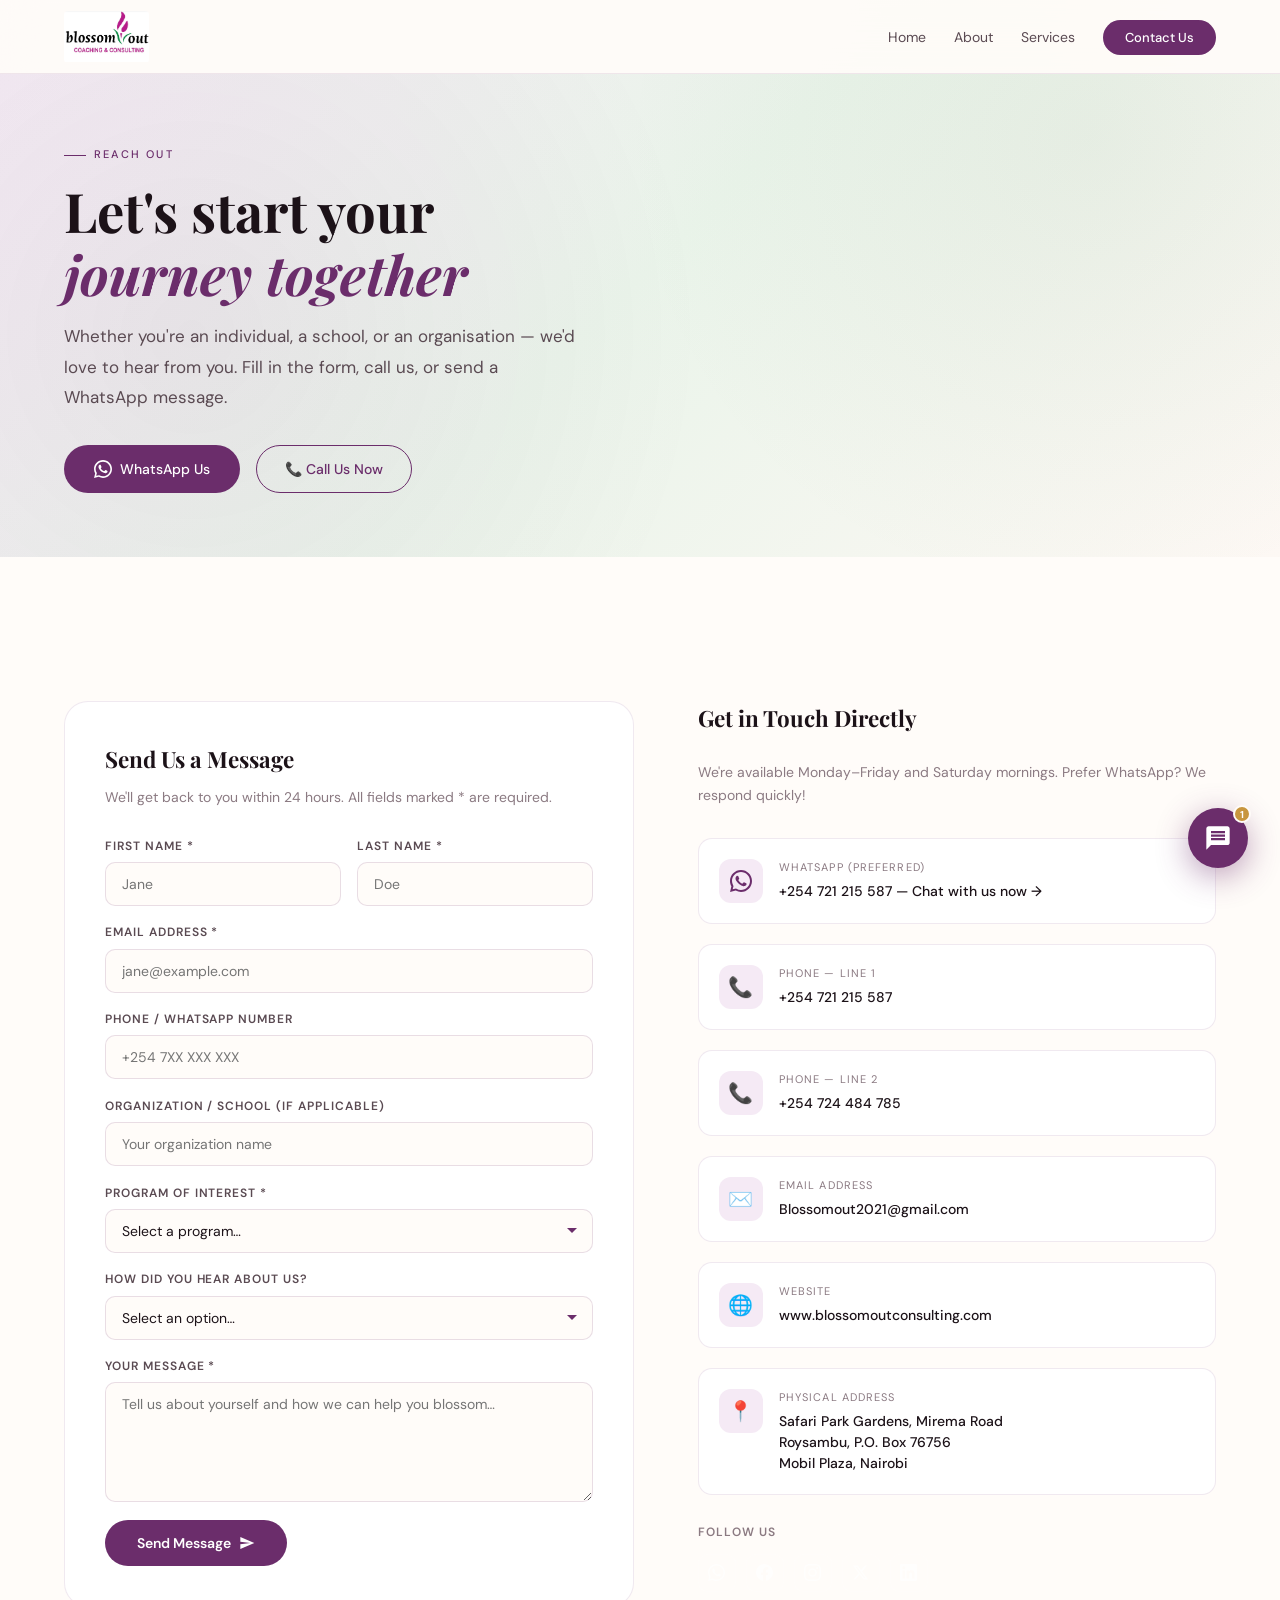
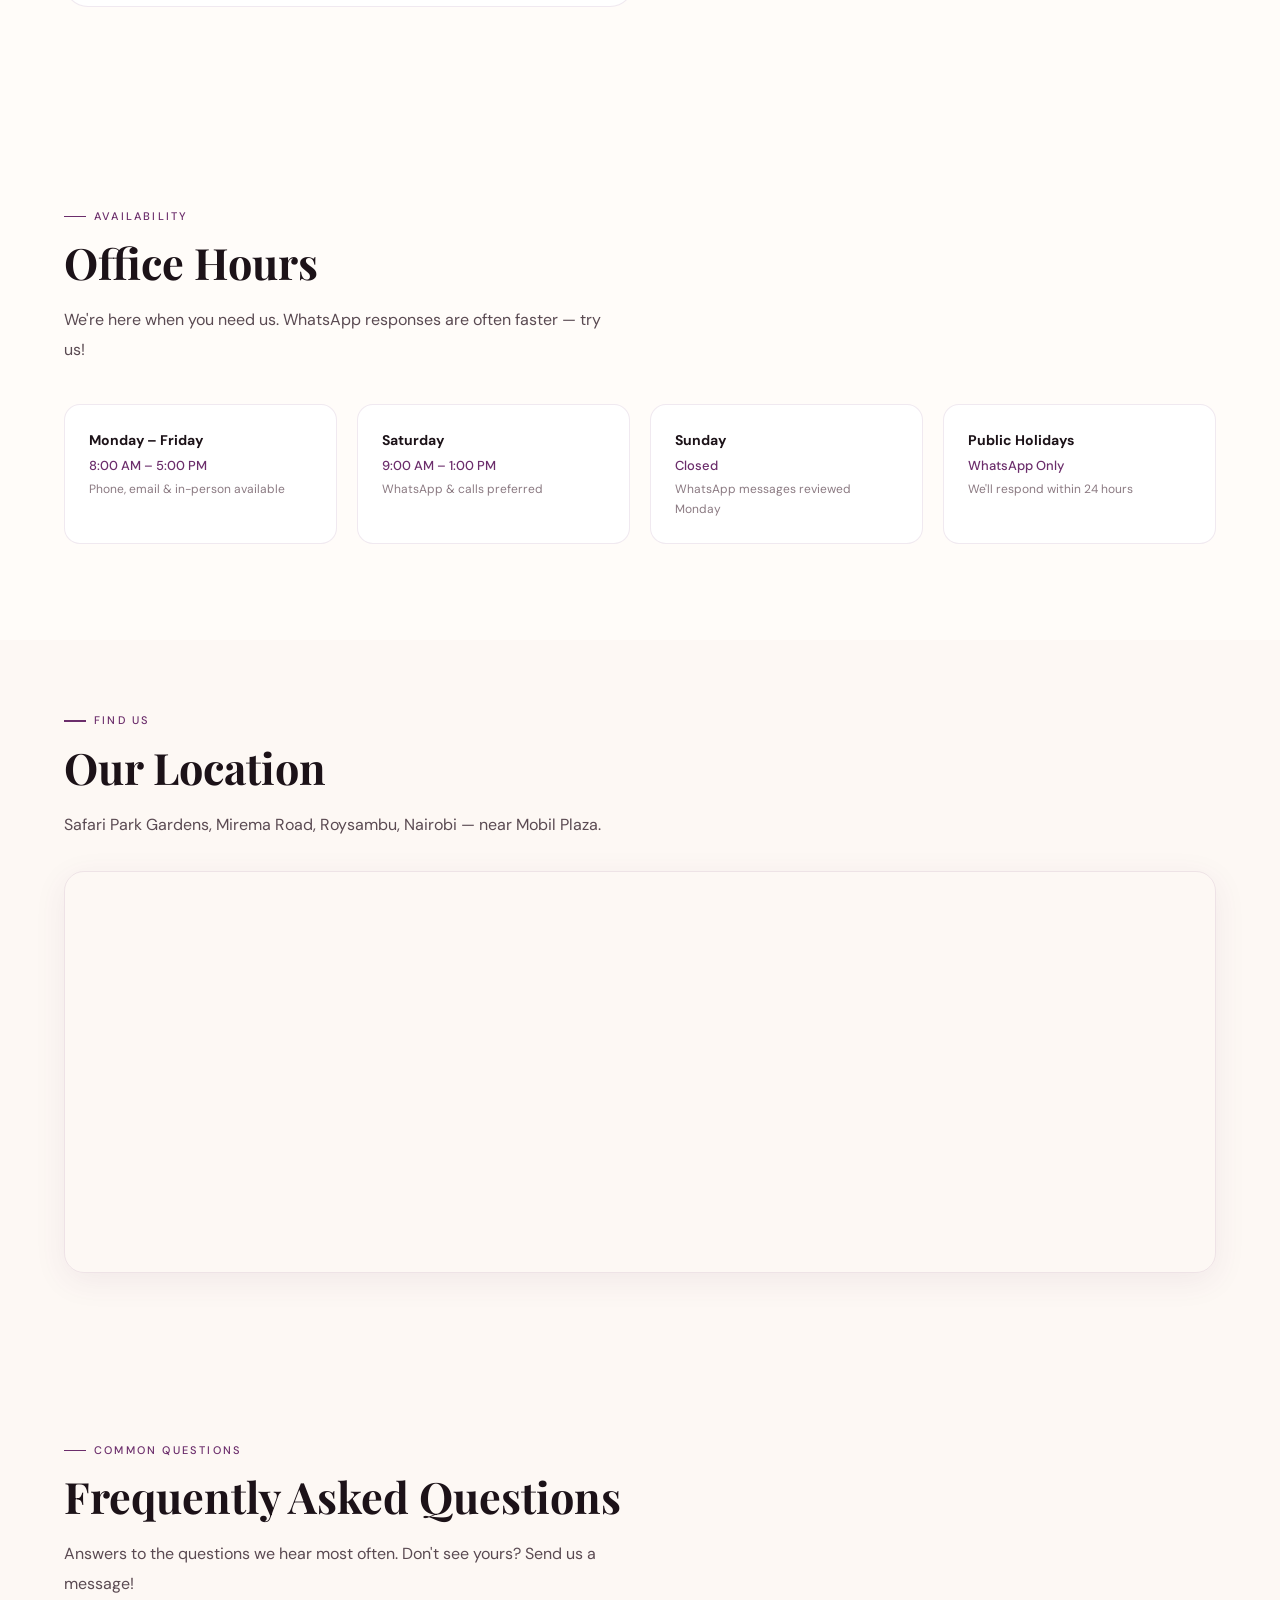
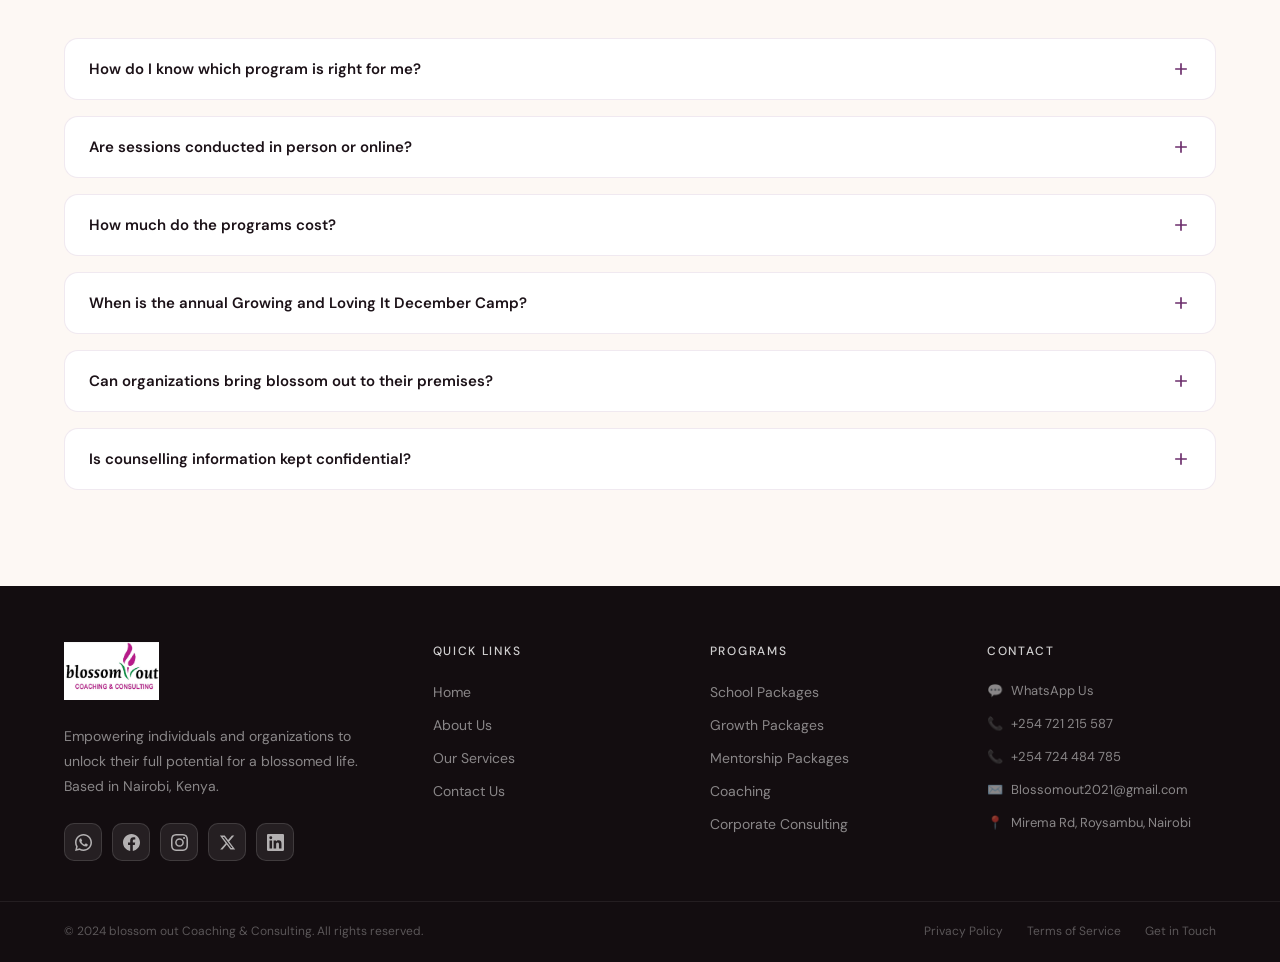
<file: contact.html>
<!DOCTYPE html>
<html lang="en">
<head>
  <meta charset="UTF-8"/>
  <meta name="viewport" content="width=device-width, initial-scale=1.0"/>
  <meta name="description" content="Contact blossom out Coaching & Consulting — Safari Park Gardens, Mirema Road, Roysambu, Nairobi. Call, WhatsApp or email us today."/>
  <title>blossom out | Contact Us</title>
  <link rel="icon" href="data:image/svg+xml,<svg xmlns='http://www.w3.org/2000/svg' viewBox='0 0 32 32'><rect width='32' height='32' rx='8' fill='%236B2D6B'/><ellipse cx='16' cy='22' rx='5' ry='9' fill='white' opacity='.9'/></svg>"/>
  <link rel="stylesheet" href="css/style.css"/>
  <link rel="stylesheet" href="css/contact.css"/>
</head>
<body>

<!-- ── NAVBAR ── -->
<nav id="navbar">
  <a href="index.html" class="nav-logo">
    <img src="images/main_logo.jpg" alt="blossom out Coaching & Consulting" class="nav-logo-img"/>
  </a>
  <ul class="nav-links" id="navLinks">
    <li><a href="index.html">Home</a></li>
    <li><a href="about.html">About</a></li>
    <li><a href="services.html">Services</a></li>
    <li><a href="contact.html" class="nav-cta">Contact Us</a></li>
  </ul>
  <button class="hamburger" id="hamburger" aria-label="Toggle menu" aria-expanded="false">
    <span></span><span></span><span></span>
  </button>
</nav>
<div class="mobile-drawer" id="mobileDrawer">
  <a href="index.html">Home</a>
  <a href="about.html">About</a>
  <a href="services.html">Services</a>
  <a href="contact.html">Contact Us</a>
</div>

<!-- ── PAGE HERO ── -->
<div class="page-hero">
  <div class="page-hero-bg"></div>
  <div class="page-hero-content">
    <div class="page-hero-eyebrow">Reach Out</div>
    <h1 class="page-hero-title">Let's start your<br><em>journey together</em></h1>
    <p class="page-hero-sub">Whether you're an individual, a school, or an organisation — we'd love to hear from you. Fill in the form, call us, or send a WhatsApp message.</p>
    <div class="page-hero-actions">
      <a href="https://wa.me/254721215587" target="_blank" rel="noopener" class="btn-primary">
        <svg width="18" height="18" viewBox="0 0 24 24" fill="white" style="flex-shrink:0;"><path d="M17.472 14.382c-.297-.149-1.758-.867-2.03-.967-.273-.099-.471-.148-.67.15-.197.297-.767.966-.94 1.164-.173.199-.347.223-.644.075-.297-.15-1.255-.463-2.39-1.475-.883-.788-1.48-1.761-1.653-2.059-.173-.297-.018-.458.13-.606.134-.133.298-.347.446-.52.149-.174.198-.298.298-.497.099-.198.05-.371-.025-.52-.075-.149-.669-1.612-.916-2.207-.242-.579-.487-.5-.669-.51-.173-.008-.371-.01-.57-.01-.198 0-.52.074-.792.372-.272.297-1.04 1.016-1.04 2.479 0 1.462 1.065 2.875 1.213 3.074.149.198 2.096 3.2 5.077 4.487.709.306 1.262.489 1.694.625.712.227 1.36.195 1.871.118.571-.085 1.758-.719 2.006-1.413.248-.694.248-1.289.173-1.413-.074-.124-.272-.198-.57-.347zM12 0C5.373 0 0 5.373 0 12c0 2.125.557 4.122 1.532 5.857L.072 23.928l6.166-1.45A11.953 11.953 0 0012 24c6.627 0 12-5.373 12-12S18.627 0 12 0zm0 21.818a9.826 9.826 0 01-5.006-1.374l-.359-.213-3.71.873.942-3.628-.233-.373A9.818 9.818 0 012.182 12C2.182 6.57 6.57 2.182 12 2.182c5.43 0 9.818 4.388 9.818 9.818 0 5.43-4.388 9.818-9.818 9.818z"/></svg>
        WhatsApp Us
      </a>
      <a href="tel:+254721215587" class="btn-outline">📞 Call Us Now</a>
    </div>
  </div>
</div>

<!-- ── MAIN CONTACT ── -->
<section id="contact-main">
  <div class="contact-layout">

    <!-- Form -->
    <div class="contact-form-wrap reveal">
      <div class="form-section-title">Send Us a Message</div>
      <div class="form-section-sub">We'll get back to you within 24 hours. All fields marked * are required.</div>

      <form class="contact-form" id="contactForm" novalidate>
        <div class="form-row">
          <div class="form-group">
            <label for="fname">First Name *</label>
            <input type="text" id="fname" name="fname" placeholder="Jane" required/>
          </div>
          <div class="form-group">
            <label for="lname">Last Name *</label>
            <input type="text" id="lname" name="lname" placeholder="Doe" required/>
          </div>
        </div>

        <div class="form-group">
          <label for="email">Email Address *</label>
          <input type="email" id="email" name="email" placeholder="jane@example.com" required/>
        </div>

        <div class="form-group">
          <label for="phone">Phone / WhatsApp Number</label>
          <input type="tel" id="phone" name="phone" placeholder="+254 7XX XXX XXX"/>
        </div>

        <div class="form-group">
          <label for="org">Organization / School (if applicable)</label>
          <input type="text" id="org" name="org" placeholder="Your organization name"/>
        </div>

        <div class="form-group">
          <label for="service">Program of Interest *</label>
          <select id="service" name="service" required>
            <option value="" disabled selected>Select a program…</option>
            <option value="school">School Transformation Program</option>
            <option value="growing">Growing and Loving It (Children &amp; Teens)</option>
            <option value="journey">Journey with Dr. Ruth (Young Adults)</option>
            <option value="transition">Transition Coaching</option>
            <option value="corporate">Corporate Consulting Services</option>
            <option value="general">General Enquiry</option>
          </select>
        </div>

        <div class="form-group">
          <label for="how">How did you hear about us?</label>
          <select id="how" name="how">
            <option value="" disabled selected>Select an option…</option>
            <option>Social Media</option>
            <option>WhatsApp</option>
            <option>Word of Mouth / Referral</option>
            <option>Google Search</option>
            <option>Church / Community Event</option>
            <option>Other</option>
          </select>
        </div>

        <div class="form-group">
          <label for="message">Your Message *</label>
          <textarea id="message" name="message" placeholder="Tell us about yourself and how we can help you blossom…" required></textarea>
        </div>

        <button type="submit" class="btn-submit">
          <span>Send Message</span>
          <svg width="16" height="16" viewBox="0 0 24 24" fill="white"><path d="M2.01 21L23 12 2.01 3 2 10l15 2-15 2z"/></svg>
        </button>

        <div class="form-success" id="formSuccess" role="alert">
          ✅ Thank you! Your message has been received. We'll be in touch within 24 hours.
        </div>
      </form>
    </div>

    <!-- Info panel -->
    <div class="contact-info-panel reveal">
      <div class="contact-info-title">Get in Touch Directly</div>
      <div class="contact-info-sub">We're available Monday–Friday and Saturday mornings. Prefer WhatsApp? We respond quickly!</div>

      <a href="https://wa.me/254721215587" class="contact-item" target="_blank" rel="noopener">
        <div class="contact-item-icon">
          <svg width="22" height="22" viewBox="0 0 24 24" fill="#6B2D6B"><path d="M17.472 14.382c-.297-.149-1.758-.867-2.03-.967-.273-.099-.471-.148-.67.15-.197.297-.767.966-.94 1.164-.173.199-.347.223-.644.075-.297-.15-1.255-.463-2.39-1.475-.883-.788-1.48-1.761-1.653-2.059-.173-.297-.018-.458.13-.606.134-.133.298-.347.446-.52.149-.174.198-.298.298-.497.099-.198.05-.371-.025-.52-.075-.149-.669-1.612-.916-2.207-.242-.579-.487-.5-.669-.51-.173-.008-.371-.01-.57-.01-.198 0-.52.074-.792.372-.272.297-1.04 1.016-1.04 2.479 0 1.462 1.065 2.875 1.213 3.074.149.198 2.096 3.2 5.077 4.487.709.306 1.262.489 1.694.625.712.227 1.36.195 1.871.118.571-.085 1.758-.719 2.006-1.413.248-.694.248-1.289.173-1.413-.074-.124-.272-.198-.57-.347zM12 0C5.373 0 0 5.373 0 12c0 2.125.557 4.122 1.532 5.857L.072 23.928l6.166-1.45A11.953 11.953 0 0012 24c6.627 0 12-5.373 12-12S18.627 0 12 0zm0 21.818a9.826 9.826 0 01-5.006-1.374l-.359-.213-3.71.873.942-3.628-.233-.373A9.818 9.818 0 012.182 12C2.182 6.57 6.57 2.182 12 2.182c5.43 0 9.818 4.388 9.818 9.818 0 5.43-4.388 9.818-9.818 9.818z"/></svg>
        </div>
        <div>
          <div class="contact-item-label">WhatsApp (Preferred)</div>
          <div class="contact-item-value">+254 721 215 587 — Chat with us now →</div>
        </div>
      </a>

      <a href="tel:+254721215587" class="contact-item">
        <div class="contact-item-icon">📞</div>
        <div>
          <div class="contact-item-label">Phone — Line 1</div>
          <div class="contact-item-value">+254 721 215 587</div>
        </div>
      </a>

      <a href="tel:+254724484785" class="contact-item">
        <div class="contact-item-icon">📞</div>
        <div>
          <div class="contact-item-label">Phone — Line 2</div>
          <div class="contact-item-value">+254 724 484 785</div>
        </div>
      </a>

      <a href="mailto:Blossomout2021@gmail.com" class="contact-item">
        <div class="contact-item-icon">✉️</div>
        <div>
          <div class="contact-item-label">Email Address</div>
          <div class="contact-item-value">Blossomout2021@gmail.com</div>
        </div>
      </a>

      <a href="https://www.blossomoutconsulting.com" target="_blank" rel="noopener" class="contact-item">
        <div class="contact-item-icon">🌐</div>
        <div>
          <div class="contact-item-label">Website</div>
          <div class="contact-item-value">www.blossomoutconsulting.com</div>
        </div>
      </a>

      <div class="contact-item" style="cursor:default;">
        <div class="contact-item-icon">📍</div>
        <div>
          <div class="contact-item-label">Physical Address</div>
          <div class="contact-item-value">Safari Park Gardens, Mirema Road<br>Roysambu, P.O. Box 76756<br>Mobil Plaza, Nairobi</div>
        </div>
      </div>

      <!-- Social quick links -->
      <div style="margin-top:0.5rem;">
        <div style="font-size:12px;font-weight:600;letter-spacing:0.1em;text-transform:uppercase;color:#8B7A82;margin-bottom:0.75rem;">Follow Us</div>
        <div class="social-row">
          <a class="social-btn whatsapp" href="https://wa.me/254721215587" target="_blank" rel="noopener" aria-label="WhatsApp"><svg viewBox="0 0 24 24"><path d="M17.472 14.382c-.297-.149-1.758-.867-2.03-.967-.273-.099-.471-.148-.67.15-.197.297-.767.966-.94 1.164-.173.199-.347.223-.644.075-.297-.15-1.255-.463-2.39-1.475-.883-.788-1.48-1.761-1.653-2.059-.173-.297-.018-.458.13-.606.134-.133.298-.347.446-.52.149-.174.198-.298.298-.497.099-.198.05-.371-.025-.52-.075-.149-.669-1.612-.916-2.207-.242-.579-.487-.5-.669-.51-.173-.008-.371-.01-.57-.01-.198 0-.52.074-.792.372-.272.297-1.04 1.016-1.04 2.479 0 1.462 1.065 2.875 1.213 3.074.149.198 2.096 3.2 5.077 4.487.709.306 1.262.489 1.694.625.712.227 1.36.195 1.871.118.571-.085 1.758-.719 2.006-1.413.248-.694.248-1.289.173-1.413-.074-.124-.272-.198-.57-.347zM12 0C5.373 0 0 5.373 0 12c0 2.125.557 4.122 1.532 5.857L.072 23.928l6.166-1.45A11.953 11.953 0 0012 24c6.627 0 12-5.373 12-12S18.627 0 12 0zm0 21.818a9.826 9.826 0 01-5.006-1.374l-.359-.213-3.71.873.942-3.628-.233-.373A9.818 9.818 0 012.182 12C2.182 6.57 6.57 2.182 12 2.182c5.43 0 9.818 4.388 9.818 9.818 0 5.43-4.388 9.818-9.818 9.818z"/></svg></a>
          <a class="social-btn facebook" href="https://facebook.com" target="_blank" rel="noopener" aria-label="Facebook"><svg viewBox="0 0 24 24"><path d="M24 12.073C24 5.405 18.627 0 12 0S0 5.405 0 12.073C0 18.1 4.388 23.094 10.125 24v-8.437H7.078v-3.49h3.047V9.41c0-3.025 1.792-4.697 4.533-4.697 1.312 0 2.686.236 2.686.236v2.97h-1.513c-1.491 0-1.956.93-1.956 1.874v2.25h3.328l-.532 3.49h-2.796V24C19.612 23.094 24 18.1 24 12.073z"/></svg></a>
          <a class="social-btn instagram" href="https://instagram.com" target="_blank" rel="noopener" aria-label="Instagram"><svg viewBox="0 0 24 24"><path d="M12 2.163c3.204 0 3.584.012 4.85.07 3.252.148 4.771 1.691 4.919 4.919.058 1.265.069 1.645.069 4.849 0 3.205-.012 3.584-.069 4.849-.149 3.225-1.664 4.771-4.919 4.919-1.266.058-1.644.07-4.85.07-3.204 0-3.584-.012-4.849-.07-3.26-.149-4.771-1.699-4.919-4.92-.058-1.265-.07-1.644-.07-4.849 0-3.204.013-3.583.07-4.849.149-3.227 1.664-4.771 4.919-4.919 1.266-.057 1.645-.069 4.849-.069zM12 0C8.741 0 8.333.014 7.053.072 2.695.272.273 2.69.073 7.052.014 8.333 0 8.741 0 12c0 3.259.014 3.668.072 4.948.2 4.358 2.618 6.78 6.98 6.98C8.333 23.986 8.741 24 12 24c3.259 0 3.668-.014 4.948-.072 4.354-.2 6.782-2.618 6.979-6.98.059-1.28.073-1.689.073-4.948 0-3.259-.014-3.667-.072-4.947-.196-4.354-2.617-6.78-6.979-6.98C15.668.014 15.259 0 12 0zm0 5.838a6.162 6.162 0 100 12.324 6.162 6.162 0 000-12.324zM12 16a4 4 0 110-8 4 4 0 010 8zm6.406-11.845a1.44 1.44 0 100 2.881 1.44 1.44 0 000-2.881z"/></svg></a>
          <a class="social-btn twitter" href="https://twitter.com" target="_blank" rel="noopener" aria-label="Twitter"><svg viewBox="0 0 24 24"><path d="M18.244 2.25h3.308l-7.227 8.26 8.502 11.24H16.17l-5.214-6.817L4.99 21.75H1.68l7.73-8.835L1.254 2.25H8.08l4.713 6.231zm-1.161 17.52h1.833L7.084 4.126H5.117z"/></svg></a>
          <a class="social-btn linkedin" href="https://linkedin.com" target="_blank" rel="noopener" aria-label="LinkedIn"><svg viewBox="0 0 24 24"><path d="M20.447 20.452h-3.554v-5.569c0-1.328-.027-3.037-1.852-3.037-1.853 0-2.136 1.445-2.136 2.939v5.667H9.351V9h3.414v1.561h.046c.477-.9 1.637-1.85 3.37-1.85 3.601 0 4.267 2.37 4.267 5.455v6.286zM5.337 7.433a2.062 2.062 0 01-2.063-2.065 2.064 2.064 0 112.063 2.065zm1.782 13.019H3.555V9h3.564v11.452zM22.225 0H1.771C.792 0 0 .774 0 1.729v20.542C0 23.227.792 24 1.771 24h20.451C23.2 24 24 23.227 24 22.271V1.729C24 .774 23.2 0 22.222 0h.003z"/></svg></a>
        </div>
      </div>
    </div>
  </div>
</section>

<!-- ── OFFICE HOURS ── -->
<section id="office-hours">
  <div class="reveal">
    <div class="section-tag">Availability</div>
    <h2 class="section-title">Office Hours</h2>
    <p class="section-sub">We're here when you need us. WhatsApp responses are often faster — try us!</p>
  </div>
  <div class="hours-grid">
    <div class="hours-card reveal">
      <div class="hours-day">Monday – Friday</div>
      <div class="hours-time">8:00 AM – 5:00 PM</div>
      <div class="hours-note">Phone, email & in-person available</div>
    </div>
    <div class="hours-card reveal">
      <div class="hours-day">Saturday</div>
      <div class="hours-time">9:00 AM – 1:00 PM</div>
      <div class="hours-note">WhatsApp &amp; calls preferred</div>
    </div>
    <div class="hours-card reveal">
      <div class="hours-day">Sunday</div>
      <div class="hours-time">Closed</div>
      <div class="hours-note">WhatsApp messages reviewed Monday</div>
    </div>
    <div class="hours-card reveal">
      <div class="hours-day">Public Holidays</div>
      <div class="hours-time">WhatsApp Only</div>
      <div class="hours-note">We'll respond within 24 hours</div>
    </div>
  </div>
</section>

<!-- ── MAP ── -->
<section id="map-section">
  <div class="reveal">
    <div class="section-tag">Find Us</div>
    <h2 class="section-title">Our Location</h2>
    <p class="section-sub">Safari Park Gardens, Mirema Road, Roysambu, Nairobi — near Mobil Plaza.</p>
  </div>
  <div class="map-wrap reveal">
    <iframe
      src="https://www.google.com/maps/embed?pb=!1m18!1m12!1m3!1d3988.8!2d36.87!3d-1.23!2m3!1f0!2f0!3f0!3m2!1i1024!2i768!4f13.1!3m3!1m2!1s0x0%3A0x0!2zMcKwMTMnNDgiLjAiUyAzNsKwNTInMTIuMCJF!5e0!3m2!1sen!2ske!4v1620000000000!5m2!1sen!2ske"
      allowfullscreen="" loading="lazy" referrerpolicy="no-referrer-when-downgrade"
      title="blossom out office location">
    </iframe>
  </div>
</section>

<!-- ── FAQ ── -->
<section id="faq">
  <div class="reveal">
    <div class="section-tag">Common Questions</div>
    <h2 class="section-title">Frequently Asked Questions</h2>
    <p class="section-sub">Answers to the questions we hear most often. Don't see yours? Send us a message!</p>
  </div>
  <div class="faq-list">
    <div class="faq-item reveal">
      <button class="faq-q">How do I know which program is right for me?<svg viewBox="0 0 24 24"><line x1="12" y1="5" x2="12" y2="19"/><line x1="5" y1="12" x2="19" y2="12"/></svg></button>
      <div class="faq-a">Start by reaching out to us via WhatsApp or the contact form above. We'll have a short conversation to understand your situation and recommend the program that best fits your needs and goals.</div>
    </div>
    <div class="faq-item reveal">
      <button class="faq-q">Are sessions conducted in person or online?<svg viewBox="0 0 24 24"><line x1="12" y1="5" x2="12" y2="19"/><line x1="5" y1="12" x2="19" y2="12"/></svg></button>
      <div class="faq-a">We offer both in-person sessions at our Roysambu, Nairobi office and virtual sessions via phone or video call. We'll find the format that works best for you.</div>
    </div>
    <div class="faq-item reveal">
      <button class="faq-q">How much do the programs cost?<svg viewBox="0 0 24 24"><line x1="12" y1="5" x2="12" y2="19"/><line x1="5" y1="12" x2="19" y2="12"/></svg></button>
      <div class="faq-a">All our programs are priced on a custom basis depending on scope, duration, and the specific needs of the individual or organization. Contact us for a tailored quote — we strive to make our services accessible.</div>
    </div>
    <div class="faq-item reveal">
      <button class="faq-q">When is the annual Growing and Loving It December Camp?<svg viewBox="0 0 24 24"><line x1="12" y1="5" x2="12" y2="19"/><line x1="5" y1="12" x2="19" y2="12"/></svg></button>
      <div class="faq-a">The "Growing and Loving It Camp" is held every December and runs for 5 days. It's a residential outdoor camp for teenagers featuring team-building, workshops, faith activities, and peer community experiences. Registration opens in October each year.</div>
    </div>
    <div class="faq-item reveal">
      <button class="faq-q">Can organizations bring blossom out to their premises?<svg viewBox="0 0 24 24"><line x1="12" y1="5" x2="12" y2="19"/><line x1="5" y1="12" x2="19" y2="12"/></svg></button>
      <div class="faq-a">Absolutely. Our School Transformation Program and Corporate Consulting services are designed to be delivered on-site at your school or organization. We travel to your location across Nairobi and Kenya.</div>
    </div>
    <div class="faq-item reveal">
      <button class="faq-q">Is counselling information kept confidential?<svg viewBox="0 0 24 24"><line x1="12" y1="5" x2="12" y2="19"/><line x1="5" y1="12" x2="19" y2="12"/></svg></button>
      <div class="faq-a">Yes — confidentiality is one of our core commitments. Everything shared in coaching and counselling sessions is kept strictly private. We uphold the highest ethical standards of conduct in all engagements.</div>
    </div>
  </div>
</section>

<!-- ── FOOTER ── -->
<footer>
  <div class="footer-top">
    <div>
      <a href="index.html" class="footer-logo-link">
        <img src="images/main_logo.jpg" alt="blossom out" class="footer-logo-img"/>
      </a>
      <p class="footer-tagline">Empowering individuals and organizations to unlock their full potential for a blossomed life. Based in Nairobi, Kenya.</p>
      <div class="social-row">
        <a class="social-btn whatsapp" href="https://wa.me/254721215587" target="_blank" rel="noopener" aria-label="WhatsApp"><svg viewBox="0 0 24 24"><path d="M17.472 14.382c-.297-.149-1.758-.867-2.03-.967-.273-.099-.471-.148-.67.15-.197.297-.767.966-.94 1.164-.173.199-.347.223-.644.075-.297-.15-1.255-.463-2.39-1.475-.883-.788-1.48-1.761-1.653-2.059-.173-.297-.018-.458.13-.606.134-.133.298-.347.446-.52.149-.174.198-.298.298-.497.099-.198.05-.371-.025-.52-.075-.149-.669-1.612-.916-2.207-.242-.579-.487-.5-.669-.51-.173-.008-.371-.01-.57-.01-.198 0-.52.074-.792.372-.272.297-1.04 1.016-1.04 2.479 0 1.462 1.065 2.875 1.213 3.074.149.198 2.096 3.2 5.077 4.487.709.306 1.262.489 1.694.625.712.227 1.36.195 1.871.118.571-.085 1.758-.719 2.006-1.413.248-.694.248-1.289.173-1.413-.074-.124-.272-.198-.57-.347zM12 0C5.373 0 0 5.373 0 12c0 2.125.557 4.122 1.532 5.857L.072 23.928l6.166-1.45A11.953 11.953 0 0012 24c6.627 0 12-5.373 12-12S18.627 0 12 0zm0 21.818a9.826 9.826 0 01-5.006-1.374l-.359-.213-3.71.873.942-3.628-.233-.373A9.818 9.818 0 012.182 12C2.182 6.57 6.57 2.182 12 2.182c5.43 0 9.818 4.388 9.818 9.818 0 5.43-4.388 9.818-9.818 9.818z"/></svg></a>
        <a class="social-btn facebook" href="https://facebook.com" target="_blank" rel="noopener" aria-label="Facebook"><svg viewBox="0 0 24 24"><path d="M24 12.073C24 5.405 18.627 0 12 0S0 5.405 0 12.073C0 18.1 4.388 23.094 10.125 24v-8.437H7.078v-3.49h3.047V9.41c0-3.025 1.792-4.697 4.533-4.697 1.312 0 2.686.236 2.686.236v2.97h-1.513c-1.491 0-1.956.93-1.956 1.874v2.25h3.328l-.532 3.49h-2.796V24C19.612 23.094 24 18.1 24 12.073z"/></svg></a>
        <a class="social-btn instagram" href="https://instagram.com" target="_blank" rel="noopener" aria-label="Instagram"><svg viewBox="0 0 24 24"><path d="M12 2.163c3.204 0 3.584.012 4.85.07 3.252.148 4.771 1.691 4.919 4.919.058 1.265.069 1.645.069 4.849 0 3.205-.012 3.584-.069 4.849-.149 3.225-1.664 4.771-4.919 4.919-1.266.058-1.644.07-4.85.07-3.204 0-3.584-.012-4.849-.07-3.26-.149-4.771-1.699-4.919-4.92-.058-1.265-.07-1.644-.07-4.849 0-3.204.013-3.583.07-4.849.149-3.227 1.664-4.771 4.919-4.919 1.266-.057 1.645-.069 4.849-.069zM12 0C8.741 0 8.333.014 7.053.072 2.695.272.273 2.69.073 7.052.014 8.333 0 8.741 0 12c0 3.259.014 3.668.072 4.948.2 4.358 2.618 6.78 6.98 6.98C8.333 23.986 8.741 24 12 24c3.259 0 3.668-.014 4.948-.072 4.354-.2 6.782-2.618 6.979-6.98.059-1.28.073-1.689.073-4.948 0-3.259-.014-3.667-.072-4.947-.196-4.354-2.617-6.78-6.979-6.98C15.668.014 15.259 0 12 0zm0 5.838a6.162 6.162 0 100 12.324 6.162 6.162 0 000-12.324zM12 16a4 4 0 110-8 4 4 0 010 8zm6.406-11.845a1.44 1.44 0 100 2.881 1.44 1.44 0 000-2.881z"/></svg></a>
        <a class="social-btn twitter" href="https://twitter.com" target="_blank" rel="noopener" aria-label="Twitter"><svg viewBox="0 0 24 24"><path d="M18.244 2.25h3.308l-7.227 8.26 8.502 11.24H16.17l-5.214-6.817L4.99 21.75H1.68l7.73-8.835L1.254 2.25H8.08l4.713 6.231zm-1.161 17.52h1.833L7.084 4.126H5.117z"/></svg></a>
        <a class="social-btn linkedin" href="https://linkedin.com" target="_blank" rel="noopener" aria-label="LinkedIn"><svg viewBox="0 0 24 24"><path d="M20.447 20.452h-3.554v-5.569c0-1.328-.027-3.037-1.852-3.037-1.853 0-2.136 1.445-2.136 2.939v5.667H9.351V9h3.414v1.561h.046c.477-.9 1.637-1.85 3.37-1.85 3.601 0 4.267 2.37 4.267 5.455v6.286zM5.337 7.433a2.062 2.062 0 01-2.063-2.065 2.064 2.064 0 112.063 2.065zm1.782 13.019H3.555V9h3.564v11.452zM22.225 0H1.771C.792 0 0 .774 0 1.729v20.542C0 23.227.792 24 1.771 24h20.451C23.2 24 24 23.227 24 22.271V1.729C24 .774 23.2 0 22.222 0h.003z"/></svg></a>
      </div>
    </div>
    <div><div class="footer-col-title">Quick Links</div><nav class="footer-links"><a href="index.html">Home</a><a href="about.html">About Us</a><a href="services.html">Our Services</a><a href="contact.html">Contact Us</a></nav></div>
    <div><div class="footer-col-title">Programs</div><nav class="footer-links"><a href="services.html#school">School Packages</a><a href="services.html#growing">Growth Packages</a><a href="services.html#journey">Mentorship Packages</a><a href="services.html#transition">Coaching</a><a href="services.html#corporate">Corporate Consulting</a></nav></div>
    <div><div class="footer-col-title">Contact</div><div class="footer-contact-mini"><a href="https://wa.me/254721215587" target="_blank" rel="noopener"><span>💬</span> WhatsApp Us</a><a href="tel:+254721215587"><span>📞</span> +254 721 215 587</a><a href="tel:+254724484785"><span>📞</span> +254 724 484 785</a><a href="mailto:Blossomout2021@gmail.com"><span>✉️</span> Blossomout2021@gmail.com</a><a href="#"><span>📍</span> Mirema Rd, Roysambu, Nairobi</a></div></div>
  </div>
  <div class="footer-bottom">
    <p>&copy; 2024 blossom out Coaching &amp; Consulting. All rights reserved.</p>
    <div class="footer-bottom-links"><a href="#">Privacy Policy</a><a href="#">Terms of Service</a><a href="contact.html">Get in Touch</a></div>
  </div>
</footer>

<!-- CHAT -->
<button class="chat-fab" id="chatFab" aria-label="Chat with us">
  <span class="chat-badge" id="chatBadge">1</span>
  <svg viewBox="0 0 24 24"><path d="M20 2H4c-1.1 0-2 .9-2 2v18l4-4h14c1.1 0 2-.9 2-2V4c0-1.1-.9-2-2-2zm-2 12H6v-2h12v2zm0-3H6V9h12v2zm0-3H6V6h12v2z"/></svg>
</button>
<div class="chat-panel" id="chatPanel">
  <div class="chat-panel-header">
    <div class="chat-avatar">🌸</div>
    <div class="chat-header-text"><h4>blossom out Assistant</h4><p class="chat-online">Online now</p></div>
    <button class="chat-close-btn" id="chatCloseBtn">&times;</button>
  </div>
  <div class="chat-body" id="chatBody"></div>
  <div class="chat-footer">
    <input class="chat-input" id="chatInput" type="text" placeholder="Ask about our programs…"/>
    <button class="chat-send-btn" id="chatSend" aria-label="Send"><svg viewBox="0 0 24 24"><path d="M2.01 21L23 12 2.01 3 2 10l15 2-15 2z"/></svg></button>
  </div>
</div>

<script src="js/main.js"></script>
<script src="js/contact.js"></script>
</body>
</html>
</file>
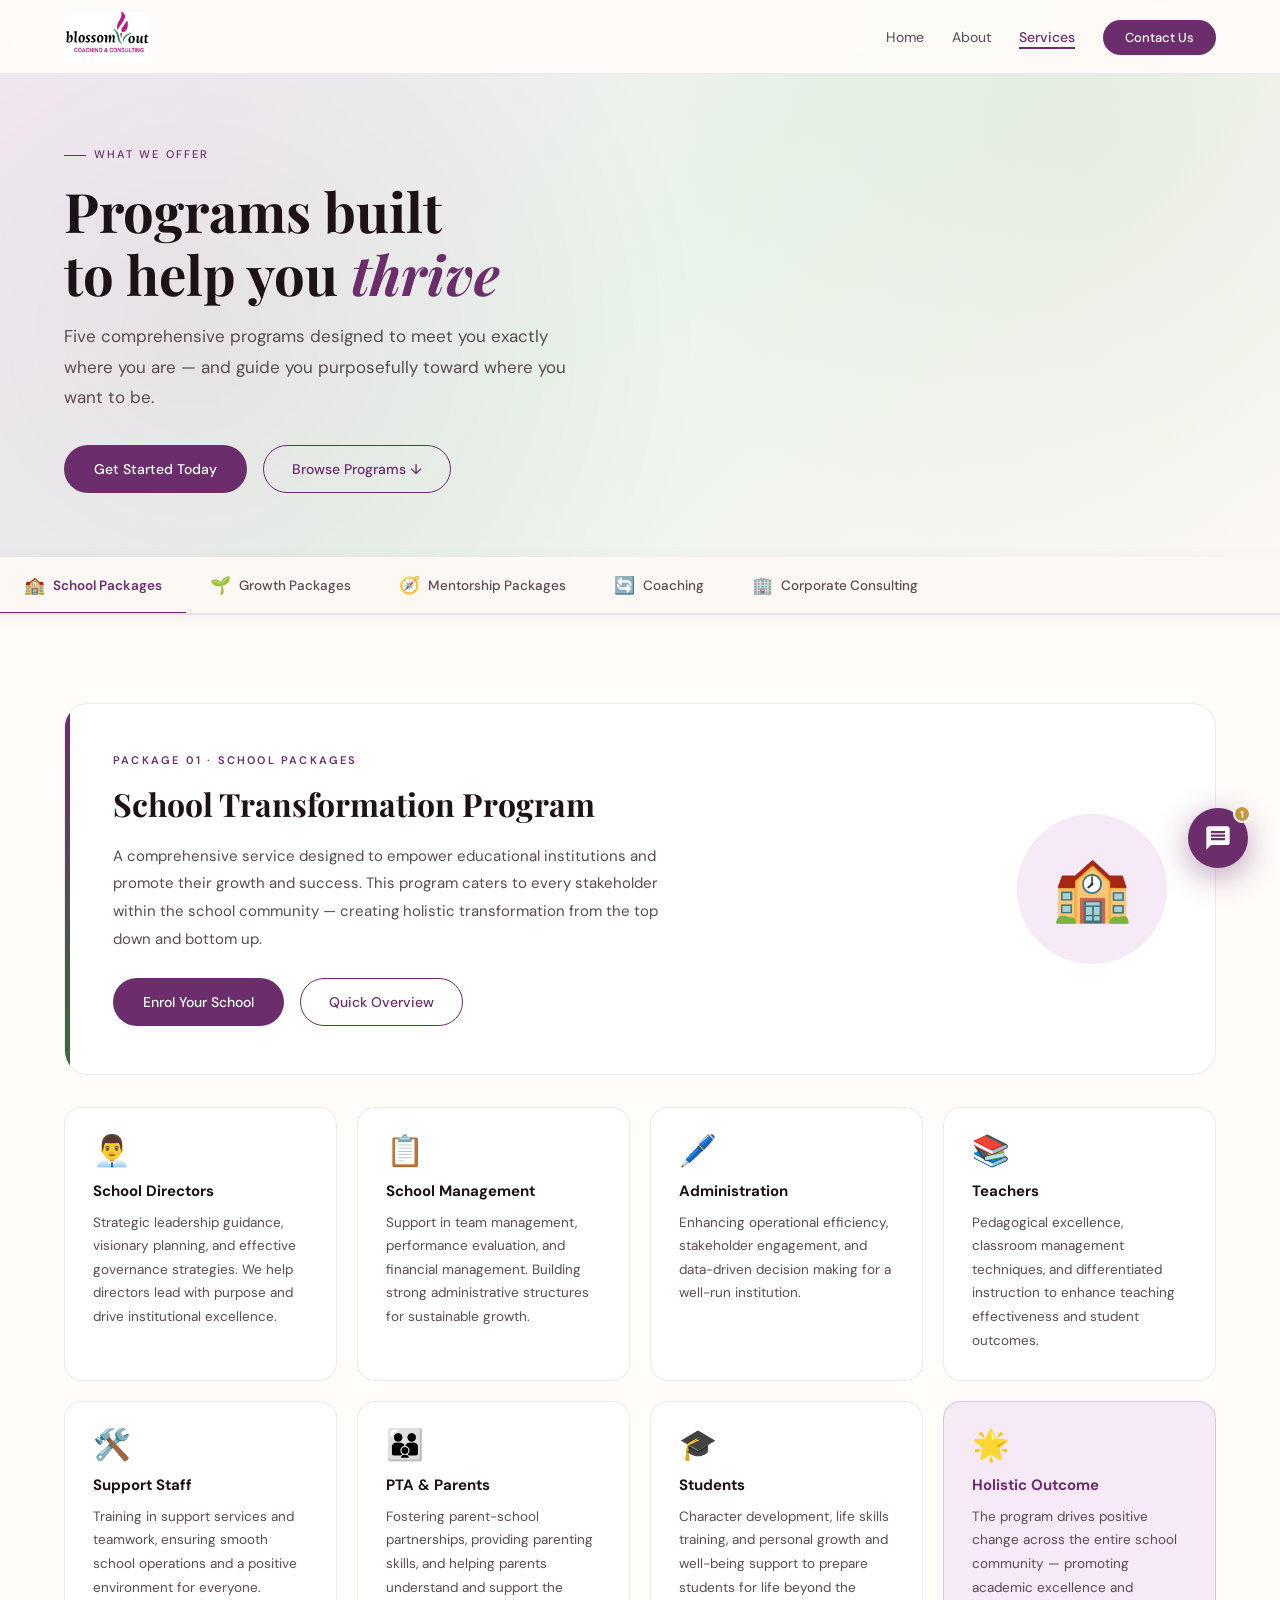
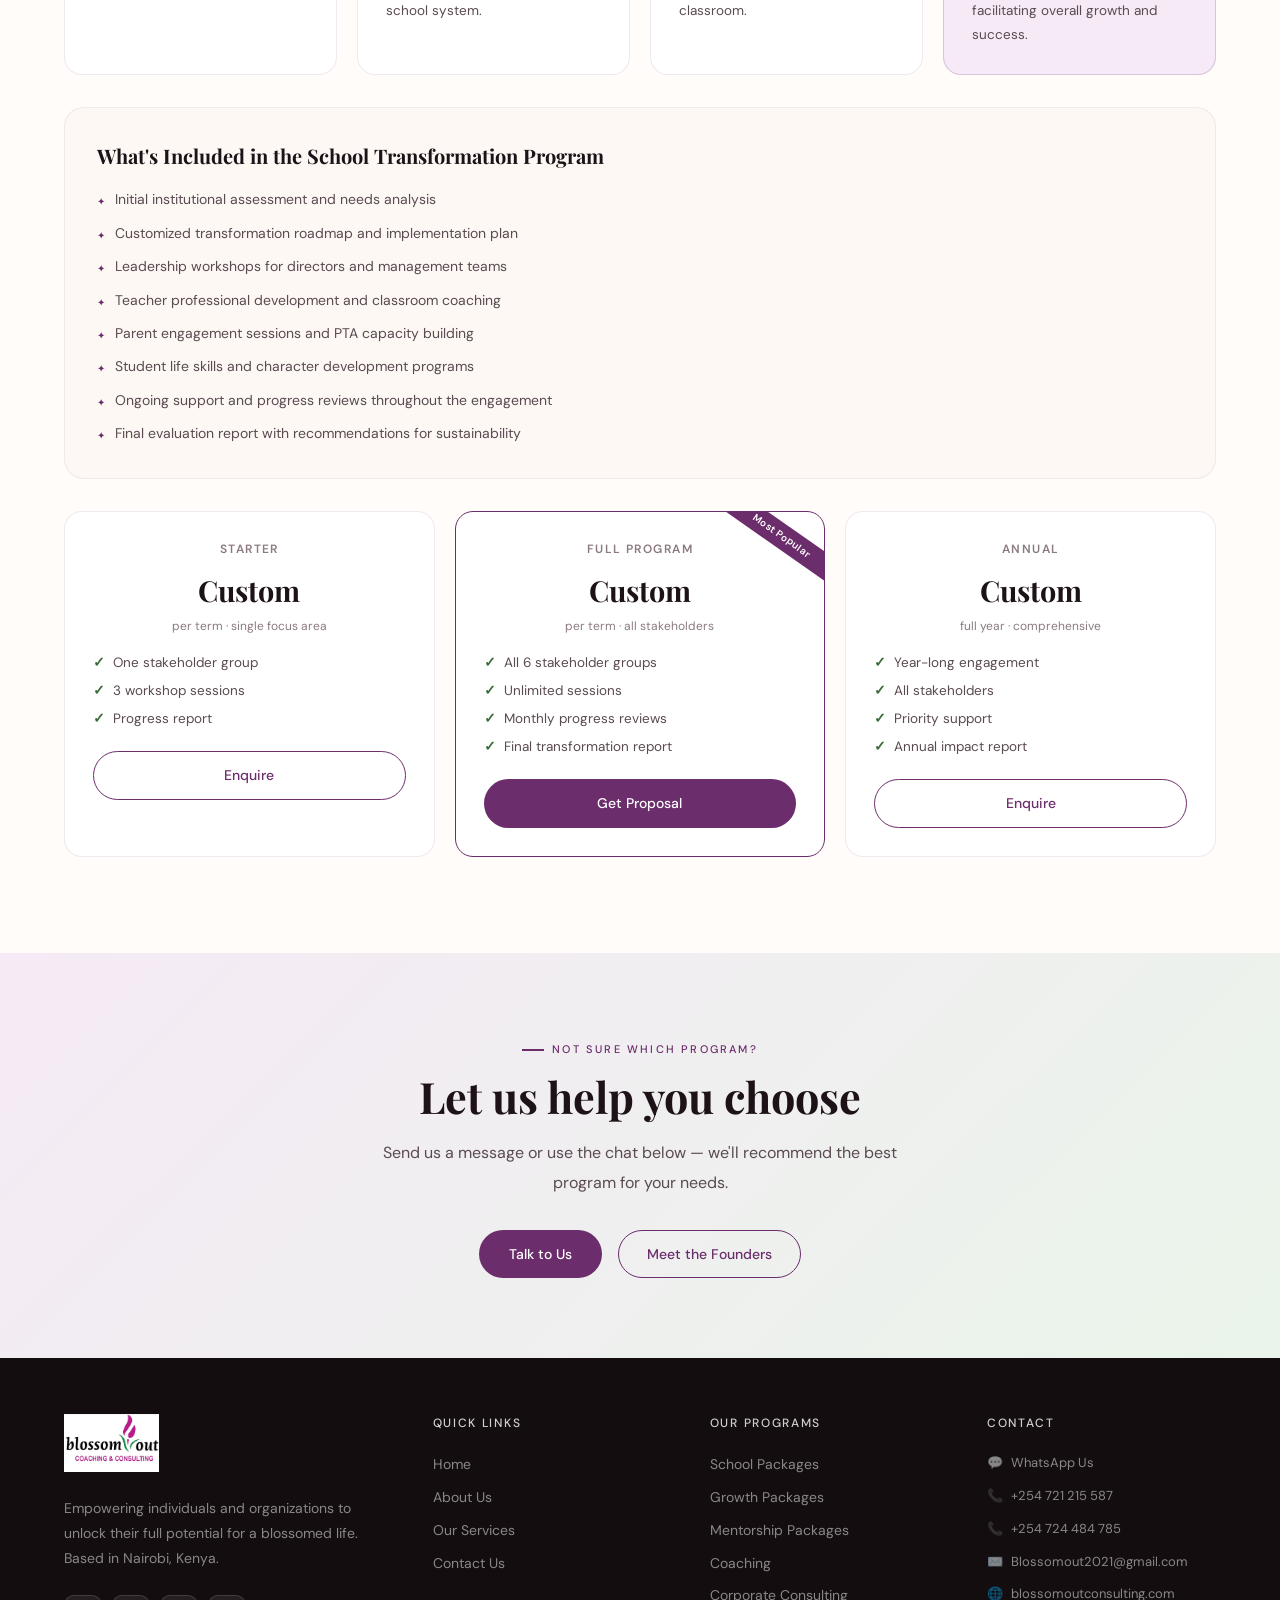
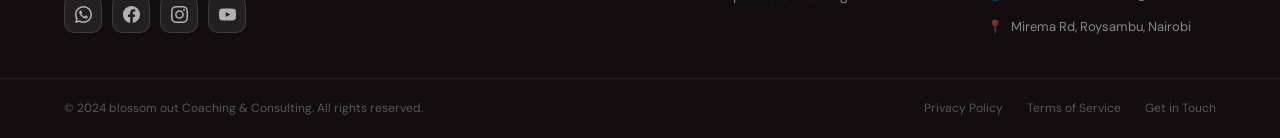
<file: services.html>
<!DOCTYPE html>
<html lang="en">
<head>
  <meta charset="UTF-8"/>
  <meta name="viewport" content="width=device-width, initial-scale=1.0"/>
  <meta name="description" content="blossom out Coaching & Consulting — Explore our 5 core programs: School Packages, Growth Packages, Mentorship, Coaching and Corporate Consulting."/>
  <title>blossom out | Our Services</title>
  <link rel="icon" href="data:image/svg+xml,<svg xmlns='http://www.w3.org/2000/svg' viewBox='0 0 32 32'><rect width='32' height='32' rx='8' fill='%236B2D6B'/><ellipse cx='16' cy='22' rx='5' ry='9' fill='white' opacity='.9'/></svg>"/>
  <link rel="stylesheet" href="css/style.css"/>
  <link rel="stylesheet" href="css/services.css"/>
</head>
<body>

<!-- ── NAVBAR ── -->
<nav id="navbar">
  <a href="index.html" class="nav-logo">
    <img src="images/main_logo.jpg" alt="blossom out Coaching & Consulting" class="nav-logo-img"/>
  </a>
  <ul class="nav-links" id="navLinks">
    <li><a href="index.html">Home</a></li>
    <li><a href="about.html">About</a></li>
    <li><a href="services.html">Services</a></li>
    <li><a href="contact.html" class="nav-cta">Contact Us</a></li>
  </ul>
  <button class="hamburger" id="hamburger" aria-label="Toggle menu" aria-expanded="false">
    <span></span><span></span><span></span>
  </button>
</nav>
<div class="mobile-drawer" id="mobileDrawer">
  <a href="index.html">Home</a>
  <a href="about.html">About</a>
  <a href="services.html">Services</a>
  <a href="contact.html">Contact Us</a>
</div>

<!-- ── PAGE HERO ── -->
<div class="page-hero">
  <div class="page-hero-bg"></div>
  <div class="page-hero-content">
    <div class="page-hero-eyebrow">What We Offer</div>
    <h1 class="page-hero-title">Programs built<br>to help you <em>thrive</em></h1>
    <p class="page-hero-sub">Five comprehensive programs designed to meet you exactly where you are — and guide you purposefully toward where you want to be.</p>
    <div class="page-hero-actions">
      <a href="contact.html" class="btn-primary">Get Started Today</a>
      <a href="#pkg-nav-anchor" class="btn-outline">Browse Programs ↓</a>
    </div>
  </div>
</div>

<!-- anchor point so sticky nav doesn't cover content -->
<div id="pkg-nav-anchor" style="height:1px;"></div>

<!-- ── PACKAGES SUB-NAVBAR ── -->
<div class="pkg-nav-wrap" id="pkgNavWrap">
  <nav class="pkg-nav" id="pkgNav" role="tablist" aria-label="Service packages">
    <button class="pkg-tab active" role="tab" aria-selected="true"  data-tab="school">
      <span class="pkg-tab-icon">🏫</span>
      <span class="pkg-tab-label">School Packages</span>
    </button>
    <button class="pkg-tab" role="tab" aria-selected="false" data-tab="growing">
      <span class="pkg-tab-icon">🌱</span>
      <span class="pkg-tab-label">Growth Packages</span>
    </button>
    <button class="pkg-tab" role="tab" aria-selected="false" data-tab="journey">
      <span class="pkg-tab-icon">🧭</span>
      <span class="pkg-tab-label">Mentorship Packages</span>
    </button>
    <button class="pkg-tab" role="tab" aria-selected="false" data-tab="transition">
      <span class="pkg-tab-icon">🔄</span>
      <span class="pkg-tab-label">Coaching</span>
    </button>
    <button class="pkg-tab" role="tab" aria-selected="false" data-tab="corporate">
      <span class="pkg-tab-icon">🏢</span>
      <span class="pkg-tab-label">Corporate Consulting</span>
    </button>
  </nav>
</div>

<!-- ── TAB PANELS ── -->
<div class="tab-panels" style="padding:3rem 5vw 6rem;">

  <!-- ══ 01 SCHOOL PACKAGES ══ -->
  <div class="tab-panel active" id="tab-school" role="tabpanel">

    <div class="tab-hero">
      <div class="tab-hero-text">
        <div class="tab-eyebrow">Package 01 · School Packages</div>
        <h2 class="tab-title">School Transformation Program</h2>
        <p class="tab-desc">A comprehensive service designed to empower educational institutions and promote their growth and success. This program caters to every stakeholder within the school community — creating holistic transformation from the top down and bottom up.</p>
        <div style="display:flex;gap:1rem;flex-wrap:wrap;">
          <a href="contact.html" class="btn-primary">Enrol Your School</a>
          <button class="btn-outline" data-service="school">Quick Overview</button>
        </div>
      </div>
      <div class="tab-hero-visual school-visual">🏫</div>
    </div>

    <div class="pkg-cards-grid">
      <div class="pkg-card">
        <div class="pkg-card-icon">👨‍💼</div>
        <div class="pkg-card-title">School Directors</div>
        <p class="pkg-card-desc">Strategic leadership guidance, visionary planning, and effective governance strategies. We help directors lead with purpose and drive institutional excellence.</p>
      </div>
      <div class="pkg-card">
        <div class="pkg-card-icon">📋</div>
        <div class="pkg-card-title">School Management</div>
        <p class="pkg-card-desc">Support in team management, performance evaluation, and financial management. Building strong administrative structures for sustainable growth.</p>
      </div>
      <div class="pkg-card">
        <div class="pkg-card-icon">🖊️</div>
        <div class="pkg-card-title">Administration</div>
        <p class="pkg-card-desc">Enhancing operational efficiency, stakeholder engagement, and data-driven decision making for a well-run institution.</p>
      </div>
      <div class="pkg-card">
        <div class="pkg-card-icon">📚</div>
        <div class="pkg-card-title">Teachers</div>
        <p class="pkg-card-desc">Pedagogical excellence, classroom management techniques, and differentiated instruction to enhance teaching effectiveness and student outcomes.</p>
      </div>
      <div class="pkg-card">
        <div class="pkg-card-icon">🛠️</div>
        <div class="pkg-card-title">Support Staff</div>
        <p class="pkg-card-desc">Training in support services and teamwork, ensuring smooth school operations and a positive environment for everyone.</p>
      </div>
      <div class="pkg-card">
        <div class="pkg-card-icon">👪</div>
        <div class="pkg-card-title">PTA &amp; Parents</div>
        <p class="pkg-card-desc">Fostering parent-school partnerships, providing parenting skills, and helping parents understand and support the school system.</p>
      </div>
      <div class="pkg-card">
        <div class="pkg-card-icon">🎓</div>
        <div class="pkg-card-title">Students</div>
        <p class="pkg-card-desc">Character development, life skills training, and personal growth and well-being support to prepare students for life beyond the classroom.</p>
      </div>
      <div class="pkg-card pkg-card-highlight">
        <div class="pkg-card-icon">🌟</div>
        <div class="pkg-card-title">Holistic Outcome</div>
        <p class="pkg-card-desc">The program drives positive change across the entire school community — promoting academic excellence and facilitating overall growth and success.</p>
      </div>
    </div>

    <div class="tab-expanded">
      <div class="tab-expanded-title">What's Included in the School Transformation Program</div>
      <ul>
        <li>Initial institutional assessment and needs analysis</li>
        <li>Customized transformation roadmap and implementation plan</li>
        <li>Leadership workshops for directors and management teams</li>
        <li>Teacher professional development and classroom coaching</li>
        <li>Parent engagement sessions and PTA capacity building</li>
        <li>Student life skills and character development programs</li>
        <li>Ongoing support and progress reviews throughout the engagement</li>
        <li>Final evaluation report with recommendations for sustainability</li>
      </ul>
    </div>

    <div class="pricing-row">
      <div class="price-card">
        <div class="price-tier">Starter</div>
        <div class="price-amount">Custom</div>
        <div class="price-period">per term · single focus area</div>
        <ul class="price-features">
          <li>One stakeholder group</li>
          <li>3 workshop sessions</li>
          <li>Progress report</li>
        </ul>
        <a href="contact.html" class="btn-outline" style="width:100%;justify-content:center;">Enquire</a>
      </div>
      <div class="price-card featured">
        <div class="price-tier">Full Program</div>
        <div class="price-amount">Custom</div>
        <div class="price-period">per term · all stakeholders</div>
        <ul class="price-features">
          <li>All 6 stakeholder groups</li>
          <li>Unlimited sessions</li>
          <li>Monthly progress reviews</li>
          <li>Final transformation report</li>
        </ul>
        <a href="contact.html" class="btn-primary" style="width:100%;justify-content:center;">Get Proposal</a>
      </div>
      <div class="price-card">
        <div class="price-tier">Annual</div>
        <div class="price-amount">Custom</div>
        <div class="price-period">full year · comprehensive</div>
        <ul class="price-features">
          <li>Year-long engagement</li>
          <li>All stakeholders</li>
          <li>Priority support</li>
          <li>Annual impact report</li>
        </ul>
        <a href="contact.html" class="btn-outline" style="width:100%;justify-content:center;">Enquire</a>
      </div>
    </div>
  </div>

  <!-- ══ 02 GROWTH PACKAGES ══ -->
  <div class="tab-panel" id="tab-growing" role="tabpanel">

    <div class="tab-hero">
      <div class="tab-hero-text">
        <div class="tab-eyebrow">Package 02 · Growth Packages</div>
        <h2 class="tab-title">Growing and Loving It</h2>
        <p class="tab-desc">A Christian-based program that supports children and teenagers in flourishing spiritually, emotionally, and socially. This program builds a strong foundation — in faith, character, and life skills — that sustains young people throughout their lives.</p>
        <div style="display:flex;gap:1rem;flex-wrap:wrap;">
          <a href="contact.html" class="btn-primary">Register Your Child</a>
          <button class="btn-outline" data-service="growing">Quick Overview</button>
        </div>
      </div>
      <div class="tab-hero-visual growth-visual">🌱</div>
    </div>

    <div class="pkg-cards-grid">
      <div class="pkg-card">
        <div class="pkg-card-icon">✝️</div>
        <div class="pkg-card-title">Spiritual Development</div>
        <p class="pkg-card-desc">Nurturing faith through biblical principles, guided prayer and worship. Helping children understand their identity and purpose in Christ.</p>
      </div>
      <div class="pkg-card">
        <div class="pkg-card-icon">💎</div>
        <div class="pkg-card-title">Character Formation</div>
        <p class="pkg-card-desc">Instilling virtues — honesty, kindness, integrity, and compassion. Helping teens develop a positive mindset and make ethical choices.</p>
      </div>
      <div class="pkg-card">
        <div class="pkg-card-icon">💚</div>
        <div class="pkg-card-title">Emotional Well-being</div>
        <p class="pkg-card-desc">Support in managing emotions, building resilience, and developing healthy coping mechanisms for stress, anxiety, and peer pressure.</p>
      </div>
      <div class="pkg-card">
        <div class="pkg-card-icon">🛠️</div>
        <div class="pkg-card-title">Practical Life Skills</div>
        <p class="pkg-card-desc">Communication, decision-making, goal setting, time management, and problem-solving — all grounded in Christian principles.</p>
      </div>
      <div class="pkg-card">
        <div class="pkg-card-icon">🤝</div>
        <div class="pkg-card-title">Positive Relationships</div>
        <p class="pkg-card-desc">Building and maintaining healthy friendships, resolving conflicts respectfully, and cultivating loving family relationships.</p>
      </div>
      <div class="pkg-card">
        <div class="pkg-card-icon">📖</div>
        <div class="pkg-card-title">Moral &amp; Values Education</div>
        <p class="pkg-card-desc">Integrity, honesty, love, forgiveness, and living a life that honours God — shaping the moral compass of every young person.</p>
      </div>
    </div>

    <div class="tab-expanded">
      <div class="tab-expanded-title">How We Deliver the Growing and Loving It Program</div>
      <ul>
        <li><strong>One-on-One Mentorship Journey</strong> — Personalized sessions tailored to each child's unique needs and circumstances</li>
        <li><strong>Annual December Camp</strong> — 5-day outdoor group experience with team-building, workshops, and peer interaction</li>
        <li><strong>Parent Partnership</strong> — Parents are regularly updated and involved in crafting their child's journey</li>
        <li><strong>Age-appropriate curriculum</strong> — Separate tracks for primary-age children and teenagers</li>
        <li><strong>Faith integration</strong> — Christian values woven throughout every activity and discussion</li>
        <li><strong>Progress tracking</strong> — Regular check-ins and milestone reviews with parents</li>
      </ul>
    </div>

    <div class="pricing-row">
      <div class="price-card">
        <div class="price-tier">Individual</div>
        <div class="price-amount">Custom</div>
        <div class="price-period">per child · monthly sessions</div>
        <ul class="price-features">
          <li>One-on-one mentorship</li>
          <li>Monthly sessions</li>
          <li>Parent progress updates</li>
        </ul>
        <a href="contact.html" class="btn-outline" style="width:100%;justify-content:center;">Enquire</a>
      </div>
      <div class="price-card featured">
        <div class="price-tier">Full Year</div>
        <div class="price-amount">Custom</div>
        <div class="price-period">per child · includes camp</div>
        <ul class="price-features">
          <li>Monthly 1-on-1 sessions</li>
          <li>December camp included</li>
          <li>Full progress portfolio</li>
          <li>Parent consultations</li>
        </ul>
        <a href="contact.html" class="btn-primary" style="width:100%;justify-content:center;">Register Now</a>
      </div>
      <div class="price-card">
        <div class="price-tier">December Camp</div>
        <div class="price-amount">Custom</div>
        <div class="price-period">per teen · 5 days</div>
        <ul class="price-features">
          <li>5-day outdoor camp</li>
          <li>Group workshops</li>
          <li>Peer community</li>
        </ul>
        <a href="contact.html" class="btn-outline" style="width:100%;justify-content:center;">Book Camp</a>
      </div>
    </div>
  </div>

  <!-- ══ 03 MENTORSHIP PACKAGES ══ -->
  <div class="tab-panel" id="tab-journey" role="tabpanel">

    <div class="tab-hero">
      <div class="tab-hero-text">
        <div class="tab-eyebrow">Package 03 · Mentorship Packages</div>
        <h2 class="tab-title">Journey with Dr. Ruth</h2>
        <p class="tab-desc">A full one-year mentorship program led personally by Dr. Ruth Muthei, tailored for young adults (18–24) and young professionals (24–35). Comprehensive support in all areas of life — to help you navigate this critical season with confidence, clarity and purpose.</p>
        <div style="display:flex;gap:1rem;flex-wrap:wrap;">
          <a href="contact.html" class="btn-primary">Start Your Journey</a>
          <button class="btn-outline" data-service="journey">Quick Overview</button>
        </div>
      </div>
      <div class="tab-hero-visual mentorship-visual">🧭</div>
    </div>

    <div class="pkg-cards-grid">
      <div class="pkg-card">
        <div class="pkg-card-icon">🌟</div>
        <div class="pkg-card-title">Personal Development</div>
        <p class="pkg-card-desc">Explore your strengths, values, and passions. Foster deep self-awareness and a clear sense of purpose to anchor every decision you make.</p>
      </div>
      <div class="pkg-card">
        <div class="pkg-card-icon">💼</div>
        <div class="pkg-card-title">Career Planning &amp; Development</div>
        <p class="pkg-card-desc">Identify career aspirations, set strategic goals, build a powerful resume, and master interview techniques to land the right role.</p>
      </div>
      <div class="pkg-card">
        <div class="pkg-card-icon">🏆</div>
        <div class="pkg-card-title">Leadership &amp; Professional Skills</div>
        <p class="pkg-card-desc">Develop essential leadership qualities, professional communication, and the mindset needed for success in any field or industry.</p>
      </div>
      <div class="pkg-card">
        <div class="pkg-card-icon">📣</div>
        <div class="pkg-card-title">Personal Branding &amp; Networking</div>
        <p class="pkg-card-desc">Build your personal brand, leverage networking opportunities, and use social media strategically to grow your professional presence.</p>
      </div>
      <div class="pkg-card">
        <div class="pkg-card-icon">💰</div>
        <div class="pkg-card-title">Financial Literacy</div>
        <p class="pkg-card-desc">Financial management, budgeting, savings strategies, and making informed decisions about money — skills that transform your future.</p>
      </div>
      <div class="pkg-card">
        <div class="pkg-card-icon">⚖️</div>
        <div class="pkg-card-title">Work-Life Balance</div>
        <p class="pkg-card-desc">The importance of self-care, boundaries, and balance. Learn to maintain your well-being while pursuing ambitious professional goals.</p>
      </div>
      <div class="pkg-card">
        <div class="pkg-card-icon">🧠</div>
        <div class="pkg-card-title">Emotional Intelligence</div>
        <p class="pkg-card-desc">Develop emotional intelligence, effective communication, and relationship-building skills that will serve you in every area of life.</p>
      </div>
      <div class="pkg-card">
        <div class="pkg-card-icon">🌿</div>
        <div class="pkg-card-title">Mental Health &amp; Wellness</div>
        <p class="pkg-card-desc">Stress management, resilience-building, and maintaining strong mental well-being throughout life's challenges and transitions.</p>
      </div>
      <div class="pkg-card pkg-card-highlight">
        <div class="pkg-card-icon">🔁</div>
        <div class="pkg-card-title">Life Transitions &amp; Decision Making</div>
        <p class="pkg-card-desc">Navigate key life transitions with confidence. Dr. Ruth walks with you through every major decision and change in this pivotal season.</p>
      </div>
    </div>

    <div class="tab-expanded">
      <div class="tab-expanded-title">How the Journey with Dr. Ruth Works</div>
      <ul>
        <li><strong>Duration:</strong> Full 12-month engagement with monthly one-on-one sessions with Dr. Ruth</li>
        <li><strong>Format:</strong> In-person or virtual sessions available (Nairobi-based participants preferred in-person)</li>
        <li><strong>Assessment:</strong> Psychometric assessment at the start to map your strengths and areas for growth</li>
        <li><strong>Goal Setting:</strong> A personal development roadmap created collaboratively with Dr. Ruth</li>
        <li><strong>Resources:</strong> Access to workbooks, exercises, and recommended reading throughout the year</li>
        <li><strong>Community:</strong> Access to a peer community of fellow program participants</li>
        <li><strong>Accountability:</strong> Regular check-ins and milestone reviews to keep you on track</li>
        <li><strong>Graduation:</strong> End-of-year celebration and portfolio of your transformation journey</li>
      </ul>
    </div>

    <div class="pricing-row">
      <div class="price-card">
        <div class="price-tier">Young Adult</div>
        <div class="price-amount">Custom</div>
        <div class="price-period">ages 18–24 · 12 months</div>
        <ul class="price-features">
          <li>Monthly 1-on-1 sessions</li>
          <li>Psychometric assessment</li>
          <li>Personal roadmap</li>
          <li>Resource library access</li>
        </ul>
        <a href="contact.html" class="btn-outline" style="width:100%;justify-content:center;">Apply Now</a>
      </div>
      <div class="price-card featured">
        <div class="price-tier">Young Professional</div>
        <div class="price-amount">Custom</div>
        <div class="price-period">ages 24–35 · 12 months</div>
        <ul class="price-features">
          <li>Bi-monthly 1-on-1 sessions</li>
          <li>Psychometric assessment</li>
          <li>Career strategy plan</li>
          <li>Networking introductions</li>
          <li>Peer community access</li>
        </ul>
        <a href="contact.html" class="btn-primary" style="width:100%;justify-content:center;">Apply Now</a>
      </div>
      <div class="price-card">
        <div class="price-tier">Intensive</div>
        <div class="price-amount">Custom</div>
        <div class="price-period">6-month accelerated track</div>
        <ul class="price-features">
          <li>Weekly sessions</li>
          <li>All assessments included</li>
          <li>Priority access to Dr. Ruth</li>
        </ul>
        <a href="contact.html" class="btn-outline" style="width:100%;justify-content:center;">Enquire</a>
      </div>
    </div>
  </div>

  <!-- ══ 04 COACHING ══ -->
  <div class="tab-panel" id="tab-transition" role="tabpanel">

    <div class="tab-hero">
      <div class="tab-hero-text">
        <div class="tab-eyebrow">Package 04 · Coaching</div>
        <h2 class="tab-title">Transition Coaching</h2>
        <p class="tab-desc">We offer Transition Coaching that addresses a wide range of life transitions — from childhood through to old age. Personalized guidance and support ensures that individuals navigate every significant milestone with confidence, clarity, and purpose.</p>
        <div style="display:flex;gap:1rem;flex-wrap:wrap;">
          <a href="contact.html" class="btn-primary">Book a Session</a>
          <button class="btn-outline" data-service="transition">Quick Overview</button>
        </div>
      </div>
      <div class="tab-hero-visual coaching-visual">🔄</div>
    </div>

    <div class="pkg-cards-grid">
      <div class="pkg-card">
        <div class="pkg-card-icon">🎒</div>
        <div class="pkg-card-title">Starting School</div>
        <p class="pkg-card-desc">Assisting children and families in transitioning from home to school — smooth adjustment to a new environment, routines and expectations.</p>
      </div>
      <div class="pkg-card">
        <div class="pkg-card-icon">📈</div>
        <div class="pkg-card-title">New Grade Levels</div>
        <p class="pkg-card-desc">Support during academic transitions — helping children adapt academically and socially at each new stage of their schooling journey.</p>
      </div>
      <div class="pkg-card">
        <div class="pkg-card-icon">🌀</div>
        <div class="pkg-card-title">Adolescent Transitions</div>
        <p class="pkg-card-desc">Helping teenagers navigate puberty, physical and emotional changes — fostering a positive self-image and healthy peer relationships.</p>
      </div>
      <div class="pkg-card">
        <div class="pkg-card-icon">🎓</div>
        <div class="pkg-card-title">Educational Transitions</div>
        <p class="pkg-card-desc">From high school to university and beyond — guidance on choosing the right path, adjusting to new environments and managing new responsibilities.</p>
      </div>
      <div class="pkg-card">
        <div class="pkg-card-icon">💑</div>
        <div class="pkg-card-title">Marriage &amp; Partnership</div>
        <p class="pkg-card-desc">Guidance for those transitioning into marriage or long-term partnerships — navigating adjustments and challenges of committed relationships.</p>
      </div>
      <div class="pkg-card">
        <div class="pkg-card-icon">👶</div>
        <div class="pkg-card-title">Parenthood</div>
        <p class="pkg-card-desc">Support for new parents — adjusting to the responsibilities, joys, and emotional demands of raising children at every stage.</p>
      </div>
      <div class="pkg-card">
        <div class="pkg-card-icon">🔁</div>
        <div class="pkg-card-title">Career Changes</div>
        <p class="pkg-card-desc">Supporting individuals through career shifts or advancements — identifying skills, interests and goals to make informed, confident decisions.</p>
      </div>
      <div class="pkg-card">
        <div class="pkg-card-icon">🏠</div>
        <div class="pkg-card-title">Empty Nest Syndrome</div>
        <p class="pkg-card-desc">Assisting parents when children leave home — rediscovering personal identity, interests, and finding renewed fulfilment.</p>
      </div>
      <div class="pkg-card">
        <div class="pkg-card-icon">🚗</div>
        <div class="pkg-card-title">Relocation</div>
        <p class="pkg-card-desc">Assisting individuals and families with the challenges of moving — adapting to a new environment, building a support network, cultural adjustments.</p>
      </div>
      <div class="pkg-card">
        <div class="pkg-card-icon">💔</div>
        <div class="pkg-card-title">Separation &amp; Divorce</div>
        <p class="pkg-card-desc">Guidance and emotional support through divorce or separation — navigating the process, coping with stress, and rebuilding life confidently.</p>
      </div>
      <div class="pkg-card">
        <div class="pkg-card-icon">📦</div>
        <div class="pkg-card-title">Job Loss &amp; Resignation</div>
        <p class="pkg-card-desc">Career assessment, job search strategies, resume writing, interview skills, and personal resilience during challenging career transitions.</p>
      </div>
      <div class="pkg-card">
        <div class="pkg-card-icon">🌅</div>
        <div class="pkg-card-title">Retirement Transitions</div>
        <p class="pkg-card-desc">Pre-retirement planning and post-retirement life coaching — financial planning, lifestyle adjustment, and finding purpose in the next chapter.</p>
      </div>
    </div>

    <div class="tab-expanded">
      <div class="tab-expanded-title">Specialized Support: Celebrity Status</div>
      <ul>
        <li>Offering specialized support for individuals in the public eye — celebrities, public figures, and high-profile individuals</li>
        <li>Addressing unique challenges related to fame, privacy, and public image management</li>
        <li>Managing personal and professional life in the spotlight with integrity and balance</li>
        <li>Confidential, discreet engagement with complete confidentiality guaranteed</li>
      </ul>
    </div>

    <div class="pricing-row">
      <div class="price-card">
        <div class="price-tier">Single Session</div>
        <div class="price-amount">Custom</div>
        <div class="price-period">one transition focus</div>
        <ul class="price-features">
          <li>90-minute session</li>
          <li>Transition action plan</li>
          <li>Follow-up resources</li>
        </ul>
        <a href="contact.html" class="btn-outline" style="width:100%;justify-content:center;">Book Now</a>
      </div>
      <div class="price-card featured">
        <div class="price-tier">Transition Package</div>
        <div class="price-amount">Custom</div>
        <div class="price-period">6 sessions · 3 months</div>
        <ul class="price-features">
          <li>6 dedicated sessions</li>
          <li>Customized transition plan</li>
          <li>Ongoing email support</li>
          <li>Resource toolkit</li>
        </ul>
        <a href="contact.html" class="btn-primary" style="width:100%;justify-content:center;">Get Started</a>
      </div>
      <div class="price-card">
        <div class="price-tier">Extended Support</div>
        <div class="price-amount">Custom</div>
        <div class="price-period">12 sessions · 6 months</div>
        <ul class="price-features">
          <li>12 sessions</li>
          <li>Multiple transitions covered</li>
          <li>Priority scheduling</li>
          <li>Full progress reviews</li>
        </ul>
        <a href="contact.html" class="btn-outline" style="width:100%;justify-content:center;">Enquire</a>
      </div>
    </div>
  </div>

  <!-- ══ 05 CORPORATE CONSULTING ══ -->
  <div class="tab-panel" id="tab-corporate" role="tabpanel">

    <div class="tab-hero">
      <div class="tab-hero-text">
        <div class="tab-eyebrow">Package 05 · Corporate Consulting</div>
        <h2 class="tab-title">Corporate Consulting Services</h2>
        <p class="tab-desc">Comprehensive corporate consulting designed to support organizations in enhancing their effectiveness, productivity, and overall success. We focus on empowering people and optimizing team performance across all industries in East Africa and beyond.</p>
        <div style="display:flex;gap:1rem;flex-wrap:wrap;">
          <a href="contact.html" class="btn-primary">Request a Proposal</a>
          <button class="btn-outline" data-service="corporate">Quick Overview</button>
        </div>
      </div>
      <div class="tab-hero-visual corporate-visual">🏢</div>
    </div>

    <div class="pkg-cards-grid">
      <div class="pkg-card">
        <div class="pkg-card-icon">👑</div>
        <div class="pkg-card-title">Leadership Development</div>
        <p class="pkg-card-desc">Customized programs equipping executives, managers, and emerging leaders with the skills, knowledge, and mindset for effective leadership.</p>
      </div>
      <div class="pkg-card">
        <div class="pkg-card-icon">🤝</div>
        <div class="pkg-card-title">Team Building &amp; Collaboration</div>
        <p class="pkg-card-desc">Workshops designed to enhance communication, trust, and collaboration. Identify team dynamics and strengthen interpersonal relationships.</p>
      </div>
      <div class="pkg-card">
        <div class="pkg-card-icon">⚙️</div>
        <div class="pkg-card-title">Organizational Effectiveness</div>
        <p class="pkg-card-desc">Comprehensive assessments of organizational structures, processes, and workflows — identifying areas for improvement and optimizing efficiency.</p>
      </div>
      <div class="pkg-card">
        <div class="pkg-card-icon">📊</div>
        <div class="pkg-card-title">Change Management</div>
        <p class="pkg-card-desc">Guiding leaders through change initiatives — communicating rationale, addressing resistance, and supporting employees through transitions.</p>
      </div>
      <div class="pkg-card">
        <div class="pkg-card-icon">🌱</div>
        <div class="pkg-card-title">Talent Development</div>
        <p class="pkg-card-desc">Identifying and developing top talent, creating robust development programs, and implementing succession planning strategies.</p>
      </div>
      <div class="pkg-card">
        <div class="pkg-card-icon">😊</div>
        <div class="pkg-card-title">Employee Engagement &amp; Well-being</div>
        <p class="pkg-card-desc">Strategies and programs to enhance work-life balance, motivation, and overall well-being — resulting in higher productivity and a positive culture.</p>
      </div>
    </div>

    <div class="tab-expanded">
      <div class="tab-expanded-title">Our Corporate Consulting Process</div>
      <ul>
        <li><strong>Discovery:</strong> In-depth consultation to understand your organization's unique challenges and goals</li>
        <li><strong>Assessment:</strong> Psychometric and organizational effectiveness assessments across teams</li>
        <li><strong>Strategy Design:</strong> Customized consulting plan aligned with your vision and business objectives</li>
        <li><strong>Implementation:</strong> Facilitated workshops, coaching sessions, and training programs</li>
        <li><strong>Monitoring:</strong> Regular check-ins, KPI tracking, and adjustments as needed</li>
        <li><strong>Reporting:</strong> Detailed impact reports with measurable outcomes and next steps</li>
        <li><strong>Sustainability:</strong> Embedding new practices into your organizational culture for lasting change</li>
      </ul>
    </div>

    <div class="pricing-row">
      <div class="price-card">
        <div class="price-tier">SME Package</div>
        <div class="price-amount">Custom</div>
        <div class="price-period">small teams · 3 months</div>
        <ul class="price-features">
          <li>Up to 20 staff members</li>
          <li>2 focus areas</li>
          <li>Monthly workshops</li>
          <li>Impact report</li>
        </ul>
        <a href="contact.html" class="btn-outline" style="width:100%;justify-content:center;">Enquire</a>
      </div>
      <div class="price-card featured">
        <div class="price-tier">Corporate</div>
        <div class="price-amount">Custom</div>
        <div class="price-period">full organization · 6 months</div>
        <ul class="price-features">
          <li>Unlimited staff coverage</li>
          <li>All 6 service areas</li>
          <li>Weekly touchpoints</li>
          <li>Leadership coaching</li>
          <li>Comprehensive reporting</li>
        </ul>
        <a href="contact.html" class="btn-primary" style="width:100%;justify-content:center;">Get Proposal</a>
      </div>
      <div class="price-card">
        <div class="price-tier">Retainer</div>
        <div class="price-amount">Custom</div>
        <div class="price-period">ongoing · per quarter</div>
        <ul class="price-features">
          <li>Ongoing advisory access</li>
          <li>Quarterly strategy sessions</li>
          <li>Priority response</li>
          <li>Annual impact review</li>
        </ul>
        <a href="contact.html" class="btn-outline" style="width:100%;justify-content:center;">Enquire</a>
      </div>
    </div>
  </div>

</div><!-- /tab-panels -->

<!-- ── CTA BANNER ── -->
<section style="padding:5rem 5vw;background:linear-gradient(135deg,#F5EAF5 0%,#EAF4EA 100%);text-align:center;">
  <div class="reveal">
    <div class="section-tag" style="justify-content:center;display:inline-flex;">Not sure which program?</div>
    <h2 class="section-title">Let us help you choose</h2>
    <p class="section-sub" style="margin:0 auto 2rem;">Send us a message or use the chat below — we'll recommend the best program for your needs.</p>
    <div style="display:flex;gap:1rem;justify-content:center;flex-wrap:wrap;">
      <a href="contact.html" class="btn-primary">Talk to Us</a>
      <a href="about.html" class="btn-outline">Meet the Founders</a>
    </div>
  </div>
</section>

<!-- ── FOOTER ── -->
<footer>
  <div class="footer-top">
    <div>
      <a href="index.html" class="footer-logo-link">
        <img src="images/main_logo.jpg" alt="blossom out" class="footer-logo-img"/>
      </a>
      <p class="footer-tagline">Empowering individuals and organizations to unlock their full potential for a blossomed life. Based in Nairobi, Kenya.</p>
      <div class="social-row">
        <a class="social-btn whatsapp" href="https://wa.me/254721215587" target="_blank" rel="noopener" aria-label="WhatsApp">
          <svg viewBox="0 0 24 24"><path d="M17.472 14.382c-.297-.149-1.758-.867-2.03-.967-.273-.099-.471-.148-.67.15-.197.297-.767.966-.94 1.164-.173.199-.347.223-.644.075-.297-.15-1.255-.463-2.39-1.475-.883-.788-1.48-1.761-1.653-2.059-.173-.297-.018-.458.13-.606.134-.133.298-.347.446-.52.149-.174.198-.298.298-.497.099-.198.05-.371-.025-.52-.075-.149-.669-1.612-.916-2.207-.242-.579-.487-.5-.669-.51-.173-.008-.371-.01-.57-.01-.198 0-.52.074-.792.372-.272.297-1.04 1.016-1.04 2.479 0 1.462 1.065 2.875 1.213 3.074.149.198 2.096 3.2 5.077 4.487.709.306 1.262.489 1.694.625.712.227 1.36.195 1.871.118.571-.085 1.758-.719 2.006-1.413.248-.694.248-1.289.173-1.413-.074-.124-.272-.198-.57-.347zM12 0C5.373 0 0 5.373 0 12c0 2.125.557 4.122 1.532 5.857L.072 23.928l6.166-1.45A11.953 11.953 0 0012 24c6.627 0 12-5.373 12-12S18.627 0 12 0zm0 21.818a9.826 9.826 0 01-5.006-1.374l-.359-.213-3.71.873.942-3.628-.233-.373A9.818 9.818 0 012.182 12C2.182 6.57 6.57 2.182 12 2.182c5.43 0 9.818 4.388 9.818 9.818 0 5.43-4.388 9.818-9.818 9.818z"/></svg>
        </a>
        <a class="social-btn facebook" href="https://www.facebook.com/profile.php?id=100034872075880" target="_blank" rel="noopener" aria-label="Facebook">
          <svg viewBox="0 0 24 24"><path d="M24 12.073C24 5.405 18.627 0 12 0S0 5.405 0 12.073C0 18.1 4.388 23.094 10.125 24v-8.437H7.078v-3.49h3.047V9.41c0-3.025 1.792-4.697 4.533-4.697 1.312 0 2.686.236 2.686.236v2.97h-1.513c-1.491 0-1.956.93-1.956 1.874v2.25h3.328l-.532 3.49h-2.796V24C19.612 23.094 24 18.1 24 12.073z"/></svg>
        </a>
        <a class="social-btn instagram" href="https://www.instagram.com/blossomout_coaching/" target="_blank" rel="noopener" aria-label="Instagram">
          <svg viewBox="0 0 24 24"><path d="M12 2.163c3.204 0 3.584.012 4.85.07 3.252.148 4.771 1.691 4.919 4.919.058 1.265.069 1.645.069 4.849 0 3.205-.012 3.584-.069 4.849-.149 3.225-1.664 4.771-4.919 4.919-1.266.058-1.644.07-4.85.07-3.204 0-3.584-.012-4.849-.07-3.26-.149-4.771-1.699-4.919-4.92-.058-1.265-.07-1.644-.07-4.849 0-3.204.013-3.583.07-4.849.149-3.227 1.664-4.771 4.919-4.919 1.266-.057 1.645-.069 4.849-.069zM12 0C8.741 0 8.333.014 7.053.072 2.695.272.273 2.69.073 7.052.014 8.333 0 8.741 0 12c0 3.259.014 3.668.072 4.948.2 4.358 2.618 6.78 6.98 6.98C8.333 23.986 8.741 24 12 24c3.259 0 3.668-.014 4.948-.072 4.354-.2 6.782-2.618 6.979-6.98.059-1.28.073-1.689.073-4.948 0-3.259-.014-3.667-.072-4.947-.196-4.354-2.617-6.78-6.979-6.98C15.668.014 15.259 0 12 0zm0 5.838a6.162 6.162 0 100 12.324 6.162 6.162 0 000-12.324zM12 16a4 4 0 110-8 4 4 0 010 8zm6.406-11.845a1.44 1.44 0 100 2.881 1.44 1.44 0 000-2.881z"/></svg>
        </a>
        <a class="social-btn youtube" href="https://www.youtube.com/@BlossomOutConsulting" target="_blank" rel="noopener" aria-label="YouTube">
          <svg viewBox="0 0 24 24"><path d="M23.498 6.186a3.016 3.016 0 00-2.122-2.136C19.505 3.545 12 3.545 12 3.545s-7.505 0-9.377.505A3.017 3.017 0 00.502 6.186C0 8.07 0 12 0 12s0 3.93.502 5.814a3.016 3.016 0 002.122 2.136c1.871.505 9.376.505 9.376.505s7.505 0 9.377-.505a3.015 3.015 0 002.122-2.136C24 15.93 24 12 24 12s0-3.93-.502-5.814zM9.545 15.568V8.432L15.818 12l-6.273 3.568z"/></svg>
        </a>
      </div>
    </div>
    <div>
      <div class="footer-col-title">Quick Links</div>
      <nav class="footer-links">
        <a href="index.html">Home</a>
        <a href="about.html">About Us</a>
        <a href="services.html">Our Services</a>
        <a href="contact.html">Contact Us</a>
      </nav>
    </div>
    <div>
      <div class="footer-col-title">Our Programs</div>
      <nav class="footer-links">
        <a href="services.html#school">School Packages</a>
        <a href="services.html#growing">Growth Packages</a>
        <a href="services.html#journey">Mentorship Packages</a>
        <a href="services.html#transition">Coaching</a>
        <a href="services.html#corporate">Corporate Consulting</a>
      </nav>
    </div>
    <div>
      <div class="footer-col-title">Contact</div>
      <div class="footer-contact-mini">
        <a href="https://wa.me/254721215587" target="_blank" rel="noopener"><span>💬</span> WhatsApp Us</a>
        <a href="tel:+254721215587"><span>📞</span> +254 721 215 587</a>
        <a href="tel:+254724484785"><span>📞</span> +254 724 484 785</a>
        <a href="mailto:Blossomout2021@gmail.com"><span>✉️</span> Blossomout2021@gmail.com</a>
        <a href="https://blossomoutconsulting.com" target="_blank" rel="noopener"><span>🌐</span> blossomoutconsulting.com</a>
        <a href="#"><span>📍</span> Mirema Rd, Roysambu, Nairobi</a>
      </div>
    </div>
  </div>
  <div class="footer-bottom">
    <p>&copy; 2024 blossom out Coaching &amp; Consulting. All rights reserved.</p>
    <div class="footer-bottom-links">
      <a href="#">Privacy Policy</a>
      <a href="#">Terms of Service</a>
      <a href="contact.html">Get in Touch</a>
    </div>
  </div>
</footer>

<!-- MODAL -->
<div class="modal-overlay" id="modalOverlay" role="dialog" aria-modal="true">
  <div class="modal-box">
    <button class="modal-close" id="modalClose">&times;</button>
    <div class="modal-icon" id="modalIcon"></div>
    <h3 class="modal-title" id="modalTitle"></h3>
    <div class="modal-body" id="modalBody"></div>
    <div class="modal-cta">
      <button class="btn-primary" id="modalContactBtn">Get Started</button>
      <button class="btn-outline" onclick="document.getElementById('modalOverlay').classList.remove('open');document.body.style.overflow='';">Close</button>
    </div>
  </div>
</div>

<!-- CHAT -->
<button class="chat-fab" id="chatFab" aria-label="Chat with us">
  <span class="chat-badge" id="chatBadge">1</span>
  <svg viewBox="0 0 24 24"><path d="M20 2H4c-1.1 0-2 .9-2 2v18l4-4h14c1.1 0 2-.9 2-2V4c0-1.1-.9-2-2-2zm-2 12H6v-2h12v2zm0-3H6V9h12v2zm0-3H6V6h12v2z"/></svg>
</button>
<div class="chat-panel" id="chatPanel">
  <div class="chat-panel-header">
    <div class="chat-avatar">🌸</div>
    <div class="chat-header-text"><h4>blossom out Assistant</h4><p class="chat-online">Online now</p></div>
    <button class="chat-close-btn" id="chatCloseBtn">&times;</button>
  </div>
  <div class="chat-body" id="chatBody"></div>
  <div class="chat-footer">
    <input class="chat-input" id="chatInput" type="text" placeholder="Ask about our programs…"/>
    <button class="chat-send-btn" id="chatSend" aria-label="Send"><svg viewBox="0 0 24 24"><path d="M2.01 21L23 12 2.01 3 2 10l15 2-15 2z"/></svg></button>
  </div>
</div>

<script src="js/main.js"></script>
<script src="js/services.js"></script>
</body>
</html>
</file>
<file: css/style.css>
/* ============================================================
   blossom out Coaching & Consulting — Global Stylesheet
   All colors are direct hex/rgba — no :root variables
   ============================================================ */

@import url('https://fonts.googleapis.com/css2?family=Playfair+Display:ital,wght@0,400;0,600;0,700;1,400;1,600&family=DM+Sans:opsz,wght@9..40,300;9..40,400;9..40,500;9..40,600&display=swap');

/* ── RESET ── */
*, *::before, *::after { margin: 0; padding: 0; box-sizing: border-box; }
html { scroll-behavior: smooth; font-size: 16px; }
body {
  font-family: 'DM Sans', sans-serif;
  background: #FFFCF9;
  color: #1C1218;
  overflow-x: hidden;
  line-height: 1.6;
}
img { display: block; max-width: 100%; }
a { text-decoration: none; color: inherit; }
ul { list-style: none; }
button { font-family: 'DM Sans', sans-serif; }

/* ── NAVBAR ── */
#navbar {
  position: fixed;
  top: 0; left: 0; right: 0;
  z-index: 1000;
  height: 74px;
  padding: 0 5vw;
  display: flex;
  align-items: center;
  justify-content: space-between;
  background: rgba(255,252,249,0.93);
  backdrop-filter: blur(18px);
  -webkit-backdrop-filter: blur(18px);
  border-bottom: 1px solid rgba(107,45,107,0.1);
  transition: box-shadow 0.3s ease;
}
#navbar.scrolled { box-shadow: 0 4px 30px rgba(107,45,107,0.09); }

.nav-logo { display: flex; align-items: center; }
.nav-logo-img { height: 52px; width: auto; object-fit: contain; border-radius: 4px; }

.nav-links { display: flex; align-items: center; gap: 1.75rem; }
.nav-links a {
  font-size: 14px;
  font-weight: 400;
  color: #5A4A52;
  position: relative;
  padding-bottom: 3px;
  transition: color 0.22s;
}
.nav-links a::after {
  content: '';
  position: absolute;
  bottom: 0; left: 0;
  width: 0; height: 1.5px;
  background: #6B2D6B;
  transition: width 0.3s ease;
}
.nav-links a:hover,
.nav-links a.active { color: #6B2D6B; font-weight: 500; }
.nav-links a:hover::after,
.nav-links a.active::after { width: 100%; }

.nav-cta {
  background: #6B2D6B !important;
  color: #fff !important;
  padding: 9px 22px !important;
  border-radius: 40px !important;
  font-size: 13px !important;
  font-weight: 500 !important;
  transition: background 0.22s, transform 0.15s !important;
}
.nav-cta::after { display: none !important; }
.nav-cta:hover { background: #9B4F9B !important; transform: translateY(-1px) !important; }

/* Hamburger */
.hamburger {
  display: none;
  flex-direction: column;
  gap: 5px;
  cursor: pointer;
  background: none;
  border: none;
  padding: 4px;
}
.hamburger span {
  display: block; width: 24px; height: 1.5px;
  background: #6B2D6B;
  transition: all 0.3s ease;
}
.hamburger.open span:nth-child(1) { transform: rotate(45deg) translate(4.5px,4.5px); }
.hamburger.open span:nth-child(2) { opacity: 0; }
.hamburger.open span:nth-child(3) { transform: rotate(-45deg) translate(4.5px,-4.5px); }

/* Mobile drawer */
.mobile-drawer {
  display: none;
  position: fixed;
  top: 74px; left: 0; right: 0;
  background: rgba(255,252,249,0.98);
  backdrop-filter: blur(20px);
  padding: 1rem 5vw 2rem;
  border-bottom: 1px solid rgba(107,45,107,0.1);
  z-index: 999;
  flex-direction: column;
}
.mobile-drawer.open { display: flex; }
.mobile-drawer a {
  display: block; padding: 1rem 0;
  border-bottom: 1px solid rgba(107,45,107,0.08);
  font-size: 16px; color: #5A4A52;
  transition: color 0.2s;
}
.mobile-drawer a:last-child { border-bottom: none; }
.mobile-drawer a.active,
.mobile-drawer a:hover { color: #6B2D6B; font-weight: 500; }

/* ── PAGE HERO (shared) ── */
.page-hero {
  padding-top: 74px;
  min-height: 380px;
  display: flex;
  align-items: center;
  position: relative;
  overflow: hidden;
  background: linear-gradient(135deg, #F5EAF5 0%, #EAF4EA 50%, #FDF8F4 100%);
}
.page-hero-bg {
  position: absolute; inset: 0;
  background-image:
    radial-gradient(circle at 15% 60%, rgba(107,45,107,0.07) 0%, transparent 45%),
    radial-gradient(circle at 85% 25%, rgba(58,107,58,0.06) 0%, transparent 40%);
  pointer-events: none;
}
.page-hero-content {
  position: relative; z-index: 1;
  padding: 4rem 5vw;
  max-width: 680px;
}
.page-hero-eyebrow {
  display: inline-flex; align-items: center; gap: 8px;
  font-size: 11px; letter-spacing: 0.2em;
  text-transform: uppercase; color: #6B2D6B;
  font-weight: 500; margin-bottom: 1rem;
}
.page-hero-eyebrow::before {
  content: ''; width: 22px; height: 1.5px; background: #6B2D6B;
}
.page-hero-title {
  font-family: 'Playfair Display', serif;
  font-size: clamp(2.2rem, 5vw, 3.4rem);
  font-weight: 700; line-height: 1.15;
  color: #1C1218; margin-bottom: 1rem;
}
.page-hero-title em { font-style: italic; color: #6B2D6B; }
.page-hero-sub {
  font-size: 17px; line-height: 1.8;
  color: #5A4A52; max-width: 520px;
  margin-bottom: 2rem;
}
.page-hero-actions { display: flex; gap: 1rem; flex-wrap: wrap; }

/* ── SECTION UTILITIES ── */
section { padding: 6rem 5vw; }
.section-tag {
  display: inline-flex; align-items: center; gap: 8px;
  font-size: 11px; letter-spacing: 0.2em;
  text-transform: uppercase; color: #6B2D6B;
  font-weight: 500; margin-bottom: 0.75rem;
}
.section-tag::before {
  content: ''; width: 22px; height: 1.5px; background: #6B2D6B;
}
.section-title {
  font-family: 'Playfair Display', serif;
  font-size: clamp(1.9rem, 3.5vw, 2.7rem);
  font-weight: 700; line-height: 1.2;
  color: #1C1218; margin-bottom: 1rem;
}
.section-sub {
  font-size: 16px; line-height: 1.85;
  color: #5A4A52; max-width: 560px;
}
.text-center { text-align: center; }
.text-center .section-sub { margin: 0 auto; }
.text-center .section-tag::before { display: none; }
.text-center .section-tag {
  justify-content: center;
  padding: 5px 16px;
  background: rgba(107,45,107,0.08);
  border-radius: 20px;
  display: inline-flex;
}

/* ── BUTTONS ── */
.btn-primary {
  display: inline-flex; align-items: center; gap: 8px;
  background: #6B2D6B; color: #fff;
  padding: 13px 30px; border-radius: 40px;
  font-size: 14px; font-weight: 500;
  border: none; cursor: pointer;
  transition: background 0.22s, transform 0.15s, box-shadow 0.22s;
}
.btn-primary:hover {
  background: #9B4F9B; transform: translateY(-2px);
  box-shadow: 0 8px 24px rgba(107,45,107,0.3);
}
.btn-outline {
  display: inline-flex; align-items: center; gap: 8px;
  background: transparent; color: #6B2D6B;
  padding: 12px 28px; border-radius: 40px;
  font-size: 14px; font-weight: 500;
  border: 1.5px solid #6B2D6B; cursor: pointer;
  transition: background 0.22s, color 0.22s, transform 0.15s;
}
.btn-outline:hover { background: #6B2D6B; color: #fff; transform: translateY(-2px); }
.btn-ghost {
  display: inline-flex; align-items: center; gap: 6px;
  color: #fff; font-size: 14px; font-weight: 500;
  background: none; border: none; cursor: pointer;
  transition: gap 0.22s, opacity 0.22s;
}
.btn-ghost:hover { gap: 12px; opacity: 0.85; }

/* ── REVEAL ANIMATION ── */
.reveal {
  opacity: 0; transform: translateY(28px);
  transition: opacity 0.7s ease, transform 0.7s ease;
}
.reveal.visible { opacity: 1; transform: translateY(0); }

/* ── FOOTER ── */
footer { background: #130D10; color: rgba(255,255,255,0.5); }

.footer-top {
  padding: 3.5rem 5vw 2.5rem;
  display: grid;
  grid-template-columns: 1.4fr 1fr 1fr 1fr;
  gap: 3rem;
  border-bottom: 1px solid rgba(255,255,255,0.07);
}
.footer-logo-link { display: inline-block; margin-bottom: 1rem; }
.footer-logo-img {
  height: 58px; width: auto;
  object-fit: contain;
}
.footer-tagline {
  font-size: 14px; line-height: 1.8;
  color: rgba(255,255,255,0.5);
  margin-bottom: 1.5rem;
}
.social-row { display: flex; gap: 10px; flex-wrap: wrap; }
.social-btn {
  width: 38px; height: 38px;
  border-radius: 10px;
  background: rgba(255,255,255,0.08);
  border: 1px solid rgba(255,255,255,0.12);
  display: flex; align-items: center; justify-content: center;
  cursor: pointer; text-decoration: none;
  transition: background 0.22s, transform 0.2s, border-color 0.22s;
}
.social-btn:hover { transform: translateY(-2px); }
.social-btn svg { width: 17px; height: 17px; fill: rgba(255,255,255,0.65); transition: fill 0.2s; }
.social-btn:hover svg { fill: #fff; }
.social-btn.whatsapp:hover { background: #25D366; border-color: #25D366; }
.social-btn.facebook:hover { background: #1877F2; border-color: #1877F2; }
.social-btn.instagram:hover { background: #E1306C; border-color: #E1306C; }
.social-btn.twitter:hover   { background: #1DA1F2; border-color: #1DA1F2; }
.social-btn.youtube:hover   { background: #FF0000; border-color: #FF0000; }
.social-btn.linkedin:hover  { background: #0A66C2; border-color: #0A66C2; }

.footer-col-title {
  font-size: 12px; letter-spacing: 0.14em;
  text-transform: uppercase; color: rgba(255,255,255,0.8);
  font-weight: 500; margin-bottom: 1.25rem;
}
.footer-links { display: flex; flex-direction: column; gap: 0.65rem; }
.footer-links a { font-size: 14px; color: rgba(255,255,255,0.5); transition: color 0.2s; }
.footer-links a:hover { color: rgba(255,255,255,0.9); }

.footer-contact-mini { display: flex; flex-direction: column; gap: 0.75rem; }
.footer-contact-mini a {
  font-size: 13px; color: rgba(255,255,255,0.5);
  display: flex; align-items: center; gap: 8px;
  transition: color 0.2s;
}
.footer-contact-mini a:hover { color: rgba(255,255,255,0.9); }

.footer-bottom {
  padding: 1.25rem 5vw;
  display: flex; align-items: center;
  justify-content: space-between; flex-wrap: wrap; gap: 0.75rem;
}
.footer-bottom p { font-size: 12px; color: rgba(255,255,255,0.3); }
.footer-bottom-links { display: flex; gap: 1.5rem; }
.footer-bottom-links a {
  font-size: 12px; color: rgba(255,255,255,0.3); transition: color 0.2s;
}
.footer-bottom-links a:hover { color: rgba(255,255,255,0.65); }

/* ── CHAT POPUP ── */
.chat-fab {
  position: fixed;
  bottom: 2rem; right: 2rem;
  width: 60px; height: 60px;
  border-radius: 50%;
  background: #6B2D6B;
  border: none; cursor: pointer;
  display: flex; align-items: center; justify-content: center;
  box-shadow: 0 8px 32px rgba(107,45,107,0.45);
  z-index: 1200;
  transition: transform 0.25s, background 0.2s;
}
.chat-fab:hover { transform: scale(1.1); background: #9B4F9B; }
.chat-fab svg { width: 28px; height: 28px; fill: #fff; }
.chat-fab .chat-badge {
  position: absolute; top: -3px; right: -3px;
  width: 18px; height: 18px;
  background: #C8963E; border-radius: 50%;
  border: 2px solid #FFFCF9;
  font-size: 10px; font-weight: 700; color: #fff;
  display: flex; align-items: center; justify-content: center;
}
.chat-panel {
  position: fixed;
  bottom: 6.5rem; right: 2rem;
  width: 360px;
  background: #fff;
  border-radius: 20px;
  box-shadow: 0 20px 60px rgba(28,18,24,0.18);
  z-index: 1199;
  display: none;
  flex-direction: column;
  overflow: hidden;
  transform: scale(0.92) translateY(12px);
  transform-origin: bottom right;
  transition: transform 0.28s cubic-bezier(0.34,1.56,0.64,1), opacity 0.22s ease;
  opacity: 0;
}
.chat-panel.open {
  display: flex;
  transform: scale(1) translateY(0);
  opacity: 1;
}
.chat-panel-header {
  background: linear-gradient(135deg, #6B2D6B 0%, #4A1A4A 100%);
  padding: 1.25rem 1.5rem;
  display: flex; align-items: center; gap: 1rem;
}
.chat-avatar {
  width: 44px; height: 44px; border-radius: 50%;
  background: rgba(255,255,255,0.18);
  display: flex; align-items: center; justify-content: center;
  font-size: 22px; flex-shrink: 0;
}
.chat-header-text h4 {
  font-size: 15px; font-weight: 600; color: #fff; margin-bottom: 2px;
}
.chat-header-text p { font-size: 12px; color: rgba(255,255,255,0.7); }
.chat-online { display: inline-flex; align-items: center; gap: 5px; }
.chat-online::before {
  content: ''; width: 7px; height: 7px;
  background: #5AE65A; border-radius: 50%;
}
.chat-close-btn {
  margin-left: auto; background: none; border: none;
  color: rgba(255,255,255,0.7); font-size: 22px;
  cursor: pointer; padding: 2px 6px; border-radius: 6px;
  transition: color 0.2s, background 0.2s;
  line-height: 1;
}
.chat-close-btn:hover { color: #fff; background: rgba(255,255,255,0.12); }

.chat-body {
  padding: 1.25rem 1.25rem 0.5rem;
  display: flex; flex-direction: column; gap: 0.75rem;
  max-height: 340px; overflow-y: auto;
}
.chat-bubble {
  max-width: 85%;
  padding: 0.75rem 1rem;
  border-radius: 16px;
  font-size: 13.5px; line-height: 1.6;
}
.chat-bubble.bot {
  background: #F5EAF5;
  color: #1C1218;
  border-bottom-left-radius: 4px;
  align-self: flex-start;
}
.chat-bubble.user {
  background: #6B2D6B;
  color: #fff;
  border-bottom-right-radius: 4px;
  align-self: flex-end;
}
.chat-bubble-time {
  font-size: 10.5px; color: #8B7A82;
  margin-top: 2px; padding: 0 4px;
}
.chat-bubble-time.right { text-align: right; align-self: flex-end; }

.chat-services-grid {
  display: flex; flex-direction: column; gap: 8px;
  padding: 0 1.25rem 1rem;
}
.chat-service-btn {
  display: flex; align-items: center; gap: 10px;
  padding: 10px 14px;
  background: #FFFCF9;
  border: 1.5px solid rgba(107,45,107,0.15);
  border-radius: 12px;
  cursor: pointer; text-align: left;
  transition: background 0.2s, border-color 0.2s, transform 0.15s;
  font-family: 'DM Sans', sans-serif;
  width: 100%;
}
.chat-service-btn:hover {
  background: #F5EAF5;
  border-color: #6B2D6B;
  transform: translateX(3px);
}
.chat-service-btn .csb-icon { font-size: 20px; flex-shrink: 0; }
.chat-service-btn .csb-text { display: flex; flex-direction: column; }
.chat-service-btn .csb-name { font-size: 13px; font-weight: 600; color: #1C1218; }
.chat-service-btn .csb-desc { font-size: 11.5px; color: #8B7A82; }

.chat-footer {
  padding: 0.75rem 1.25rem;
  border-top: 1px solid rgba(107,45,107,0.08);
  display: flex; gap: 8px;
}
.chat-input {
  flex: 1;
  padding: 9px 14px;
  border: 1.5px solid rgba(107,45,107,0.15);
  border-radius: 30px;
  font-size: 13px;
  font-family: 'DM Sans', sans-serif;
  outline: none; color: #1C1218;
  background: #FFFCF9;
  transition: border-color 0.2s;
}
.chat-input:focus { border-color: #6B2D6B; }
.chat-send-btn {
  width: 38px; height: 38px; border-radius: 50%;
  background: #6B2D6B; border: none; cursor: pointer;
  display: flex; align-items: center; justify-content: center;
  transition: background 0.2s, transform 0.15s; flex-shrink: 0;
}
.chat-send-btn:hover { background: #9B4F9B; transform: scale(1.08); }
.chat-send-btn svg { width: 16px; height: 16px; fill: #fff; }

/* ── SERVICE MODAL ── */
.modal-overlay {
  display: none;
  position: fixed; inset: 0;
  background: rgba(28,18,24,0.55);
  z-index: 2000;
  align-items: center; justify-content: center;
  padding: 2rem;
}
.modal-overlay.open { display: flex; }
.modal-box {
  background: #fff; border-radius: 24px;
  max-width: 600px; width: 100%;
  max-height: 88vh; overflow-y: auto;
  padding: 2.5rem; position: relative;
  animation: scaleIn 0.25s ease;
}
.modal-close {
  position: absolute; top: 1.25rem; right: 1.25rem;
  width: 36px; height: 36px; border-radius: 50%;
  background: #FDF8F4; border: none; cursor: pointer;
  display: flex; align-items: center; justify-content: center;
  font-size: 18px; color: #5A4A52;
  transition: background 0.2s, color 0.2s;
}
.modal-close:hover { background: #F5EAF5; color: #6B2D6B; }
.modal-icon {
  width: 60px; height: 60px; border-radius: 16px;
  background: #F5EAF5;
  display: flex; align-items: center; justify-content: center;
  font-size: 28px; margin-bottom: 1.25rem;
}
.modal-title {
  font-family: 'Playfair Display', serif;
  font-size: 1.6rem; font-weight: 700;
  color: #1C1218; margin-bottom: 1rem;
}
.modal-body { font-size: 15px; line-height: 1.85; color: #5A4A52; }
.modal-body ul { list-style: disc; padding-left: 1.25rem; margin-top: 0.75rem; }
.modal-body ul li { margin-bottom: 0.5rem; }
.modal-cta { margin-top: 2rem; display: flex; gap: 1rem; flex-wrap: wrap; }

/* ── ANIMATIONS ── */
@keyframes fadeUp {
  from { opacity: 0; transform: translateY(24px); }
  to   { opacity: 1; transform: translateY(0); }
}
@keyframes fadeIn {
  from { opacity: 0; }
  to   { opacity: 1; }
}
@keyframes scaleIn {
  from { opacity: 0; transform: scale(0.94); }
  to   { opacity: 1; transform: scale(1); }
}
@keyframes pulse {
  0%,100% { transform: scale(1); }
  50%      { transform: scale(1.12); }
}
.chat-fab { animation: pulse 3s ease-in-out infinite; }
.chat-fab:hover { animation: none; }

/* ── RESPONSIVE ── */
@media (max-width: 900px) {
  .nav-links { display: none; }
  .hamburger { display: flex; }
  .footer-top { grid-template-columns: 1fr 1fr; gap: 2rem; }
}
@media (max-width: 600px) {
  .footer-top { grid-template-columns: 1fr; gap: 1.5rem; }
  .footer-bottom { flex-direction: column; text-align: center; }
  .chat-panel { width: calc(100vw - 2rem); right: 1rem; bottom: 5.5rem; }
  section { padding: 4rem 5vw; }
}
</file>
<file: css/index.css>
/* ============================================================
   index.css — Home page specific styles
   ============================================================ */

/* ── HERO ── */
#hero {
  min-height: 100vh;
  padding-top: 74px;
  display: grid;
  grid-template-columns: 1fr 1fr;
  align-items: center;
  position: relative;
  overflow: hidden;
}
.hero-bg {
  position: absolute; inset: 0;
  background: linear-gradient(135deg, rgba(107,45,107,0.25) 0%, rgba(28,18,24,0.55) 100%);
  pointer-events: none;
}
.hero-left { padding: 6rem 3rem 6rem 5vw; position: relative; z-index: 1; }
.hero-eyebrow {
  display: inline-flex; align-items: center; gap: 8px;
  font-size: 11px; letter-spacing: 0.2em;
  text-transform: uppercase; color: #fff;
  font-weight: 500; margin-bottom: 1.5rem;
  opacity: 0; animation: fadeUp 0.8s ease 0.2s forwards;
}
.hero-eyebrow::before { content: ''; width: 24px; height: 1px; background: #fff; }
.hero-title {
  font-family: 'Playfair Display', serif;
  font-size: clamp(2.6rem,5vw,4rem);
  line-height: 1.15; font-weight: 700;
  color: #fff; margin-bottom: 1.5rem;
  opacity: 0; animation: fadeUp 0.8s ease 0.35s forwards;
}
.hero-title em { font-style: italic; color: #F5EAF5; }
.hero-sub {
  font-size: 17px; line-height: 1.85;
  color: rgba(255,255,255,0.85); max-width: 460px;
  margin-bottom: 2.5rem;
  opacity: 0; animation: fadeUp 0.8s ease 0.5s forwards;
}
.hero-actions {
  display: flex; gap: 1.25rem; align-items: center; flex-wrap: wrap;
  opacity: 0; animation: fadeUp 0.8s ease 0.65s forwards;
}
.hero-stats {
  display: flex; gap: 2.5rem; margin-top: 3rem;
  opacity: 0; animation: fadeUp 0.8s ease 0.8s forwards;
}
.hero-stat-num {
  font-family: 'Playfair Display', serif;
  font-size: 2rem; font-weight: 700; color: #fff;
}
.hero-stat-label { font-size: 12px; color: rgba(255,255,255,0.75); margin-top: 2px; }

/* Right panel */
.hero-right {
  height: 100vh; min-height: 600px;
  position: relative; overflow: hidden;
  background: linear-gradient(145deg, rgba(237,214,237,0.6) 0%, rgba(227,237,227,0.6) 60%, rgba(238,232,245,0.6) 100%);
}
.hero-right-blob {
  position: absolute; inset: 0;
  background: radial-gradient(ellipse at 70% 30%, rgba(107,45,107,0.12) 0%, transparent 60%),
              radial-gradient(ellipse at 30% 70%, rgba(58,107,58,0.1) 0%, transparent 55%);
}
.hero-cards {
  position: relative; z-index: 1;
  display: flex; flex-direction: column; gap: 1rem;
  padding: 2.5rem;
  opacity: 0; animation: fadeIn 1s ease 0.85s forwards;
  height: 100%; justify-content: center;
  background-image:
    url('../images/back.jpg'),
    linear-gradient(135deg, rgba(107,45,107,0.35) 0%, rgba(28,18,24,0.7) 100%);
  background-size: cover;
  background-position: center;
  background-repeat: no-repeat;
  border-radius: 24px;
}
.stat-card {
  background: rgba(255,255,255,0.92);
  backdrop-filter: blur(12px);
  border-radius: 18px;
  padding: 1.25rem 1.5rem;
  box-shadow: 0 8px 32px rgba(107,45,107,0.12);
  display: flex; align-items: center; gap: 1rem;
  border: 1px solid rgba(255,255,255,0.6);
  transition: transform 0.25s, box-shadow 0.25s;
}
.stat-card:hover { transform: translateX(-6px); box-shadow: 0 12px 40px rgba(107,45,107,0.18); }
.stat-icon {
  width: 48px; height: 48px; border-radius: 13px;
  display: flex; align-items: center; justify-content: center;
  font-size: 22px; flex-shrink: 0;
}
.stat-card:nth-child(1) .stat-icon { background: #F5EAF5; }
.stat-card:nth-child(2) .stat-icon { background: #EAF4EA; }
.stat-card:nth-child(3) .stat-icon { background: #FEF6E8; }
.stat-card:nth-child(4) .stat-icon { background: #F0E8FE; }
.stat-label { font-size: 11px; color: #8B7A82; letter-spacing: 0.05em; margin-bottom: 2px; }
.stat-value { font-size: 17px; font-weight: 600; color: #1C1218; font-family: 'Playfair Display', serif; }

/* ── VALUES ── */
#values { background: #FDF8F4; }
.values-grid {
  display: grid; grid-template-columns: repeat(auto-fit, minmax(220px,1fr));
  gap: 1.5rem; margin-top: 3rem;
}
.value-card {
  background: #fff; border-radius: 18px;
  padding: 2rem 1.75rem;
  border: 1px solid rgba(107,45,107,0.1);
  transition: transform 0.25s, box-shadow 0.25s;
  position: relative; overflow: hidden;
}
.value-card::before {
  content: '';
  position: absolute; top: 0; left: 0; right: 0; height: 3px;
  background: #6B2D6B;
  transform: scaleX(0); transform-origin: left;
  transition: transform 0.35s ease;
}
.value-card:hover { transform: translateY(-5px); box-shadow: 0 14px 40px rgba(107,45,107,0.12); }
.value-card:hover::before { transform: scaleX(1); }
.value-num {
  font-family: 'Playfair Display', serif; font-size: 2.8rem;
  font-weight: 700; color: #F5EAF5; line-height: 1; margin-bottom: 0.75rem;
}
.value-name { font-size: 16px; font-weight: 600; color: #6B2D6B; margin-bottom: 0.75rem; }
.value-desc { font-size: 14px; line-height: 1.75; color: #5A4A52; }

/* ── SERVICES PREVIEW ── */
#services-preview { background: #FFFCF9; }
.services-grid-home {
  display: grid; grid-template-columns: repeat(auto-fill, minmax(280px,1fr));
  gap: 1.5rem; margin-top: 3rem;
}
.service-card-home {
  background: #fff; border-radius: 20px;
  padding: 2rem 1.75rem 3rem;
  border: 1px solid rgba(107,45,107,0.1);
  position: relative; overflow: hidden;
  transition: transform 0.25s, box-shadow 0.25s;
  cursor: pointer;
}
.service-card-home:hover { transform: translateY(-5px); box-shadow: 0 14px 40px rgba(107,45,107,0.13); }
.service-card-home::after {
  content: '';
  position: absolute; bottom: 0; left: 0; right: 0; height: 3px;
  background: linear-gradient(90deg, #6B2D6B, #3A6B3A);
  transform: scaleX(0); transform-origin: left;
  transition: transform 0.35s ease;
}
.service-card-home:hover::after { transform: scaleX(1); }
.svc-num { font-size: 11px; letter-spacing: 0.15em; color: #8B7A82; text-transform: uppercase; margin-bottom: 1rem; }
.svc-icon {
  width: 52px; height: 52px; border-radius: 14px;
  display: flex; align-items: center; justify-content: center;
  font-size: 24px; margin: 0 auto 1.25rem;
}
.service-card-home:nth-child(1) .svc-icon { background: #F5EAF5; }
.service-card-home:nth-child(2) .svc-icon { background: #EAF4EA; }
.service-card-home:nth-child(3) .svc-icon { background: #FEF6E8; }
.service-card-home:nth-child(4) .svc-icon { background: #F0E8FE; }
.service-card-home:nth-child(5) .svc-icon { background: #E8F0FE; }
.svc-name { font-family: 'Playfair Display', serif; font-size: 1.15rem; font-weight: 700; color: #1C1218; margin-bottom: 0.75rem; }
.svc-desc { font-size: 14px; line-height: 1.75; color: #5A4A52; margin-bottom: 1rem; }
.svc-link {
  position: absolute; bottom: 1.5rem; left: 1.75rem;
  display: inline-flex; align-items: center; gap: 6px;
  font-size: 13px; font-weight: 500; color: #6B2D6B;
  background: #F5EAF5; padding: 7px 16px; border-radius: 30px;
  border: none; cursor: pointer; font-family: 'DM Sans', sans-serif;
  transition: background 0.2s, gap 0.2s, color 0.2s;
}
.svc-link:hover { background: #6B2D6B; color: #fff; gap: 10px; }

/* ── TESTIMONIALS ── */
#testimonials { background: #4A1A4A; }
#testimonials .section-tag { color: rgba(255,255,255,0.6); }
#testimonials .section-tag::before { background: rgba(255,255,255,0.4); }
#testimonials .section-title { color: #fff; }
.testi-grid {
  display: grid; grid-template-columns: repeat(auto-fit, minmax(280px,1fr));
  gap: 1.5rem; margin-top: 3rem;
}
.testi-card {
  background: rgba(255,255,255,0.07);
  border: 1px solid rgba(255,255,255,0.12);
  border-radius: 20px; padding: 2rem;
  transition: background 0.25s;
}
.testi-card:hover { background: rgba(255,255,255,0.11); }
.testi-stars { color: #C8963E; font-size: 16px; margin-bottom: 1rem; letter-spacing: 2px; }
.testi-text { font-size: 15px; line-height: 1.8; color: rgba(255,255,255,0.8); margin-bottom: 1.5rem; font-style: italic; }
.testi-author { display: flex; align-items: center; gap: 10px; }
.testi-avatar {
  width: 40px; height: 40px; border-radius: 50%;
  background: rgba(107,45,107,0.4);
  display: flex; align-items: center; justify-content: center;
  font-size: 14px; font-weight: 600; color: #fff;
  font-family: 'Playfair Display', serif;
}
.testi-name { font-size: 14px; font-weight: 600; color: #fff; }
.testi-role { font-size: 12px; color: rgba(255,255,255,0.5); }

/* ── CTA BANNER ── */
#cta-banner {
  padding: 5rem 5vw;
  background: linear-gradient(135deg, #F5EAF5 0%, #EAF4EA 100%);
  text-align: center;
}
#cta-banner .section-title { margin-bottom: 1rem; }
#cta-banner .section-sub { margin: 0 auto 2rem; }
.cta-actions { display: flex; gap: 1rem; justify-content: center; flex-wrap: wrap; }

/* Responsive */
@media (max-width: 900px) {
  #hero { grid-template-columns: 1fr; }
  .hero-right { display: none; }
  .hero-left { padding: 5rem 5vw 4rem; }
  .hero-stats { gap: 1.5rem; }
}
</file>
<file: css/about.css>
/* ============================================================
   about.css — About page specific styles
   ============================================================ */

/* ── PAGE HERO ── */
.page-hero {
  display: grid;
  grid-template-columns: 1fr auto;
  align-items: center;
  gap: 2rem;
  min-height: 520px;
  position: relative;
  overflow: visible;
}
.page-hero-content {
  max-width: none;
  padding-right: 1rem;
  position: relative;
  z-index: 1;
}
.page-hero-img {
  display: flex;
  align-items: center;
  justify-content: center;
  padding-right: 0;
}
.hero-founder-img {
  width: min(500px, 90vw);
  height: min(500px, 90vw);
  object-fit: cover;
  object-position: top center;
  border-radius: 50%;
  border: 6px solid rgba(107,45,107,0.18);
  box-shadow: 0 20px 60px rgba(107,45,107,0.28);
  margin-right: -5vw;
  margin-bottom: -3rem;
}

/* ── FOUNDERS ── */
#founders { background: #FFFCF9; }
.founders-grid { display: grid; grid-template-columns: 1fr 1fr; gap: 2.5rem; margin-top: 3rem; }
.founder-card {
  background: #fff; border-radius: 24px;
  border: 1px solid rgba(107,45,107,0.1); overflow: hidden;
  transition: transform 0.25s, box-shadow 0.25s;
}
.founder-card:hover { transform: translateY(-6px); box-shadow: 0 20px 60px rgba(107,45,107,0.14); }
.founder-photo-wrap {
  width: 100%; height: 300px;
  background: #fff; position: relative; overflow: hidden;
  display: flex; align-items: center; justify-content: center;
}
.founder-card:nth-child(2) .founder-photo-wrap { background: #fff; }
.founder-photo-wrap img { width:100%; height:100%; object-fit:contain; object-position: top center; transition: transform 0.4s; }
.founder-card:hover .founder-photo-wrap img { transform: scale(1.04); }
.avatar-placeholder {
  width: 120px; height: 120px; border-radius: 50%;
  background: rgba(107,45,107,0.15);
  display: flex; align-items: center; justify-content: center;
  font-family: 'Playfair Display', serif;
  font-size: 2.6rem; font-weight: 700; color: #6B2D6B;
}
.founder-card:nth-child(2) .avatar-placeholder { background: rgba(58,107,58,0.15); color: #3A6B3A; }
.photo-hint {
  position: absolute; inset: 0;
  background: rgba(107,45,107,0.5);
  display: flex; flex-direction: column;
  align-items: center; justify-content: center;
  gap: 6px; opacity: 0; transition: opacity 0.25s;
  cursor: pointer; color: #fff; font-size: 13px; font-weight: 500;
}
.photo-hint svg { width: 28px; height: 28px; fill: #fff; }
.founder-card:hover .photo-hint { opacity: 1; }
.founder-info { padding: 1.75rem; }
.founder-name { font-family: 'Playfair Display', serif; font-size: 1.3rem; font-weight: 700; color: #1C1218; margin-bottom: 4px; }
.founder-role { font-size: 11px; letter-spacing: 0.14em; text-transform: uppercase; color: #6B2D6B; font-weight: 600; margin-bottom: 1rem; }
.founder-bio { font-size: 14px; line-height: 1.8; color: #5A4A52; margin-bottom: 1.25rem; }
.founder-tags { display: flex; flex-wrap: wrap; gap: 6px; }
.tag { background: #F5EAF5; color: #6B2D6B; font-size: 11px; font-weight: 500; padding: 5px 13px; border-radius: 20px; }
.founder-card:nth-child(2) .tag { background: #EAF4EA; color: #3A6B3A; }

/* ── MISSION VISION ── */
#mission-vision { background: #FDF8F4; }
.mv-grid { display: grid; grid-template-columns: 1fr 1fr; gap: 2rem; margin-top: 3rem; }
.mv-card {
  padding: 2.5rem; border-radius: 20px;
  border: 1px solid rgba(107,45,107,0.1); background: #fff;
  position: relative; overflow: hidden;
}
.mv-card::before {
  content: '';
  position: absolute; top: 0; left: 0; bottom: 0; width: 4px;
  background: #6B2D6B;
}
.mv-card:nth-child(2)::before { background: #3A6B3A; }
.mv-label {
  font-size: 11px; letter-spacing: 0.2em; text-transform: uppercase;
  color: #6B2D6B; font-weight: 600; margin-bottom: 0.5rem;
}
.mv-card:nth-child(2) .mv-label { color: #3A6B3A; }
.mv-title { font-family: 'Playfair Display', serif; font-size: 1.5rem; font-weight: 700; color: #1C1218; margin-bottom: 0.75rem; }
.mv-text { font-size: 15px; line-height: 1.85; color: #5A4A52; }

/* ── CERTIFICATIONS ── */
#certifications { background: #FFFCF9; }
.cert-grid { display: grid; grid-template-columns: repeat(auto-fill, minmax(240px,1fr)); gap: 1.25rem; margin-top: 3rem; }
.cert-card {
  background: #fff; border-radius: 16px;
  border: 1px solid rgba(107,45,107,0.1);
  padding: 1.5rem;
  display: flex; align-items: center; gap: 1rem;
  transition: transform 0.22s, box-shadow 0.22s;
}
.cert-card:hover { transform: translateY(-3px); box-shadow: 0 10px 30px rgba(107,45,107,0.1); }
.cert-icon { font-size: 2rem; flex-shrink: 0; }
.cert-name { font-size: 14px; font-weight: 600; color: #1C1218; margin-bottom: 2px; }
.cert-body { font-size: 12px; color: #8B7A82; }

/* ── WHY US ── */
#why-us { background: #4A1A4A; }
#why-us .section-tag { color: rgba(255,255,255,0.6); }
#why-us .section-tag::before { background: rgba(255,255,255,0.4); }
#why-us .section-title { color: #fff; }
.why-grid { display: grid; grid-template-columns: repeat(auto-fit, minmax(240px,1fr)); gap: 1.5rem; margin-top: 3rem; }
.why-card {
  background: rgba(255,255,255,0.07);
  border: 1px solid rgba(255,255,255,0.12);
  border-radius: 18px; padding: 2rem;
  transition: background 0.22s;
}
.why-card:hover { background: rgba(255,255,255,0.12); }
.why-num {
  font-family: 'Playfair Display', serif; font-size: 2.5rem;
  font-weight: 700; color: rgba(255,255,255,0.1); line-height: 1; margin-bottom: 0.75rem;
}
.why-title { font-size: 16px; font-weight: 600; color: #fff; margin-bottom: 0.5rem; }
.why-desc { font-size: 14px; line-height: 1.75; color: rgba(255,255,255,0.65); }

@media (max-width: 900px) {
  .founders-grid { grid-template-columns: 1fr; }
  .mv-grid { grid-template-columns: 1fr; }
  .page-hero {
    grid-template-columns: 1fr;
    text-align: center;
    min-height: auto;
    padding-bottom: 2rem;
    overflow: visible;
  }
  .page-hero-content {
    padding-right: 5vw;
  }
  .page-hero-img {
    padding-right: 0;
    order: -1;
  }
  .hero-founder-img {
    width: min(320px, 80vw);
    height: min(320px, 80vw);
    margin-right: 0;
    margin-bottom: 0;
  }
}
</file>
<file: css/contact.css>
/* ============================================================
   contact.css — Contact page specific styles
   ============================================================ */

/* ── CONTACT LAYOUT ── */
#contact-main { background: #FFFCF9; }
.contact-layout {
  display: grid; grid-template-columns: 1.1fr 1fr;
  gap: 4rem; margin-top: 3rem; align-items: start;
}

/* Form */
.contact-form-wrap {
  background: #fff; border-radius: 24px;
  padding: 2.5rem; border: 1px solid rgba(107,45,107,0.1);
}
.form-section-title {
  font-family: 'Playfair Display', serif;
  font-size: 1.4rem; font-weight: 700; color: #1C1218;
  margin-bottom: 0.5rem;
}
.form-section-sub { font-size: 14px; color: #8B7A82; margin-bottom: 1.75rem; }
.contact-form { display: flex; flex-direction: column; gap: 1.1rem; }
.form-row { display: grid; grid-template-columns: 1fr 1fr; gap: 1rem; }
.form-group { display: flex; flex-direction: column; gap: 6px; }
.form-group label {
  font-size: 12px; font-weight: 600; letter-spacing: 0.08em;
  color: #5A4A52; text-transform: uppercase;
}
.form-group input,
.form-group textarea,
.form-group select {
  padding: 12px 16px;
  border: 1.5px solid rgba(107,45,107,0.15);
  border-radius: 10px; font-size: 14px;
  font-family: 'DM Sans', sans-serif; color: #1C1218;
  background: #FFFCF9; outline: none;
  transition: border-color 0.22s, box-shadow 0.22s;
}
.form-group input:focus,
.form-group textarea:focus,
.form-group select:focus {
  border-color: #6B2D6B;
  box-shadow: 0 0 0 3px rgba(107,45,107,0.08);
}
.form-group textarea { resize: vertical; min-height: 120px; }
.form-group select { cursor: pointer; appearance: none;
  background-image: url("data:image/svg+xml,%3Csvg xmlns='http://www.w3.org/2000/svg' width='12' height='12' viewBox='0 0 12 12'%3E%3Cpath fill='%236B2D6B' d='M6 8L1 3h10z'/%3E%3C/svg%3E");
  background-repeat: no-repeat; background-position: right 14px center;
}
.btn-submit {
  background: #6B2D6B; color: #fff;
  padding: 14px 32px; border-radius: 40px;
  font-size: 14px; font-weight: 600;
  border: none; cursor: pointer;
  font-family: 'DM Sans', sans-serif;
  display: flex; align-items: center; gap: 8px;
  transition: background 0.22s, transform 0.15s, box-shadow 0.22s;
  align-self: flex-start;
}
.btn-submit:hover { background: #9B4F9B; transform: translateY(-2px); box-shadow: 0 8px 24px rgba(107,45,107,0.3); }
.form-success {
  display: none; align-items: center; gap: 10px;
  background: rgba(58,107,58,0.1); border: 1px solid rgba(58,107,58,0.25);
  border-radius: 10px; padding: 14px 18px;
  font-size: 14px; color: #3A6B3A; margin-top: 0.5rem;
}
.form-success.show { display: flex; }

/* Contact info panel */
.contact-info-panel { display: flex; flex-direction: column; gap: 1.25rem; }
.contact-info-title {
  font-family: 'Playfair Display', serif;
  font-size: 1.4rem; font-weight: 700; color: #1C1218; margin-bottom: 0.25rem;
}
.contact-info-sub { font-size: 14px; color: #8B7A82; margin-bottom: 0.75rem; }
.contact-item {
  display: flex; align-items: flex-start; gap: 1rem;
  background: #fff; border: 1px solid rgba(107,45,107,0.1);
  border-radius: 14px; padding: 1.25rem;
  text-decoration: none; color: #1C1218;
  transition: background 0.22s, transform 0.22s, box-shadow 0.22s;
}
.contact-item:hover { background: #F5EAF5; transform: translateX(4px); box-shadow: 0 6px 24px rgba(107,45,107,0.1); }
.contact-item-icon {
  width: 44px; height: 44px; border-radius: 12px;
  background: #F5EAF5; display: flex;
  align-items: center; justify-content: center;
  font-size: 20px; flex-shrink: 0;
}
.contact-item-label { font-size: 11px; letter-spacing: 0.1em; text-transform: uppercase; color: #8B7A82; margin-bottom: 4px; }
.contact-item-value { font-size: 14px; color: #1C1218; line-height: 1.5; font-weight: 500; }

/* ── MAP SECTION ── */
#map-section { background: #FDF8F4; padding: 4rem 5vw; }
.map-wrap {
  margin-top: 2rem; border-radius: 20px; overflow: hidden;
  border: 1px solid rgba(107,45,107,0.1);
  box-shadow: 0 8px 32px rgba(107,45,107,0.08);
}
.map-wrap iframe { width: 100%; height: 400px; border: none; display: block; }

/* ── OFFICE HOURS ── */
#office-hours { background: #FFFCF9; }
.hours-grid { display: grid; grid-template-columns: repeat(auto-fit,minmax(220px,1fr)); gap: 1.25rem; margin-top: 2.5rem; }
.hours-card {
  background: #fff; border-radius: 16px;
  padding: 1.5rem; border: 1px solid rgba(107,45,107,0.1);
  transition: transform 0.22s;
}
.hours-card:hover { transform: translateY(-3px); }
.hours-day { font-size: 14px; font-weight: 700; color: #1C1218; margin-bottom: 4px; }
.hours-time { font-size: 13px; color: #6B2D6B; font-weight: 500; }
.hours-note { font-size: 12px; color: #8B7A82; margin-top: 4px; }

/* ── FAQ ── */
#faq { background: #FDF8F4; }
.faq-list { margin-top: 2.5rem; display: flex; flex-direction: column; gap: 1rem; }
.faq-item {
  background: #fff; border-radius: 14px;
  border: 1px solid rgba(107,45,107,0.1); overflow: hidden;
}
.faq-q {
  width: 100%; padding: 1.25rem 1.5rem;
  background: none; border: none;
  display: flex; align-items: center; justify-content: space-between;
  font-family: 'DM Sans', sans-serif;
  font-size: 15px; font-weight: 600; color: #1C1218;
  cursor: pointer; text-align: left;
  transition: color 0.2s;
}
.faq-q:hover { color: #6B2D6B; }
.faq-q svg {
  width: 20px; height: 20px; flex-shrink: 0;
  stroke: #6B2D6B; fill: none; stroke-width: 2;
  transition: transform 0.3s;
}
.faq-item.open .faq-q svg { transform: rotate(45deg); }
.faq-a {
  display: none; padding: 0 1.5rem 1.25rem;
  font-size: 14px; line-height: 1.8; color: #5A4A52;
}
.faq-item.open .faq-a { display: block; }

@media (max-width: 900px) {
  .contact-layout { grid-template-columns: 1fr; gap: 2.5rem; }
  .form-row { grid-template-columns: 1fr; }
}
</file>
<file: css/services.css>
/* ============================================================
   services.css — Services page specific styles
   ============================================================ */

/* ── PKG SUB-NAVBAR ── */
.pkg-nav-wrap {
  position: sticky; top: 74px; z-index: 900;
  background: #FDF8F4;
  border-bottom: 2px solid rgba(107,45,107,0.12);
  margin: 0 -5vw; padding: 0 5vw;
  box-shadow: 0 4px 20px rgba(107,45,107,0.06);
}
.pkg-nav { display: flex; overflow-x: auto; scrollbar-width: none; }
.pkg-nav::-webkit-scrollbar { display: none; }
.pkg-tab {
  display: flex; align-items: center; gap: 8px;
  padding: 1rem 1.5rem;
  background: none; border: none;
  border-bottom: 3px solid transparent;
  cursor: pointer; font-family: 'DM Sans', sans-serif;
  font-size: 13.5px; font-weight: 500; color: #5A4A52;
  white-space: nowrap; transition: color 0.22s, border-color 0.22s, background 0.22s;
  margin-bottom: -2px; position: relative;
}
.pkg-tab:hover { color: #6B2D6B; background: rgba(107,45,107,0.04); }
.pkg-tab.active { color: #6B2D6B; border-bottom-color: #6B2D6B; font-weight: 600; }
.pkg-tab-icon { font-size: 17px; }

/* ── TAB PANELS ── */
.tab-panels { margin-top: 2.5rem; }
.tab-panel { display: none; animation: fadeIn 0.35s ease; }
.tab-panel.active { display: block; }

/* Hero banner inside each tab */
.tab-hero {
  display: grid; grid-template-columns: 1fr auto;
  gap: 2rem; align-items: center;
  background: #fff; border-radius: 24px;
  padding: 3rem; border: 1px solid rgba(107,45,107,0.1);
  margin-bottom: 2rem; position: relative; overflow: hidden;
}
.tab-hero::before {
  content: '';
  position: absolute; top: 0; left: 0; bottom: 0; width: 5px;
  background: linear-gradient(180deg, #6B2D6B, #3A6B3A);
}
.tab-eyebrow {
  font-size: 11px; letter-spacing: 0.2em; text-transform: uppercase;
  color: #6B2D6B; font-weight: 600; margin-bottom: 0.5rem;
}
.tab-title {
  font-family: 'Playfair Display', serif;
  font-size: clamp(1.6rem,2.5vw,2.2rem);
  font-weight: 700; color: #1C1218; margin-bottom: 0.85rem;
}
.tab-desc { font-size: 15px; line-height: 1.85; color: #5A4A52; max-width: 560px; margin-bottom: 1.5rem; }
.tab-hero-visual {
  width: 150px; height: 150px; border-radius: 50%;
  display: flex; align-items: center; justify-content: center;
  font-size: 4rem; flex-shrink: 0;
}
.school-visual    { background: #F5EAF5; }
.growth-visual    { background: #EAF4EA; }
.mentorship-visual{ background: #FEF6E8; }
.coaching-visual  { background: #F0E8FE; }
.corporate-visual { background: #E8F0FE; }

/* Package detail cards */
.pkg-cards-grid {
  display: grid; grid-template-columns: repeat(auto-fill, minmax(250px,1fr));
  gap: 1.25rem; margin-bottom: 2rem;
}
.pkg-card {
  background: #fff; border-radius: 18px;
  padding: 1.75rem; border: 1px solid rgba(107,45,107,0.1);
  transition: transform 0.22s, box-shadow 0.22s;
}
.pkg-card:hover { transform: translateY(-4px); box-shadow: 0 10px 32px rgba(107,45,107,0.1); }
.pkg-card-icon { font-size: 1.9rem; margin-left: auto; margin-bottom: 0.75rem; line-height: 1; }
.pkg-card-title { font-size: 15px; font-weight: 700; color: #1C1218; margin-bottom: 0.5rem; }
.pkg-card-desc { font-size: 13.5px; line-height: 1.75; color: #5A4A52; }
.pkg-card-highlight { background: #F5EAF5; border-color: rgba(107,45,107,0.2); }
.pkg-card-highlight .pkg-card-title { color: #6B2D6B; }

/* Expanded section inside tab */
.tab-expanded {
  background: #FDF8F4; border-radius: 20px;
  padding: 2rem; margin-top: 1.5rem;
  border: 1px solid rgba(107,45,107,0.08);
}
.tab-expanded-title {
  font-family: 'Playfair Display', serif;
  font-size: 1.25rem; font-weight: 700; color: #1C1218;
  margin-bottom: 1rem;
}
.tab-expanded ul { list-style: none; display: flex; flex-direction: column; gap: 0.6rem; }
.tab-expanded ul li {
  display: flex; align-items: flex-start; gap: 10px;
  font-size: 14px; line-height: 1.7; color: #5A4A52;
}
.tab-expanded ul li::before {
  content: '✦'; color: #6B2D6B; font-size: 10px;
  flex-shrink: 0; margin-top: 5px;
}

/* ── PRICING HINT ── */
.pricing-row {
  display: grid; grid-template-columns: repeat(auto-fit, minmax(220px,1fr));
  gap: 1.25rem; margin-top: 2rem;
}
.price-card {
  background: #fff; border-radius: 18px;
  padding: 1.75rem; border: 1px solid rgba(107,45,107,0.1);
  text-align: center;
  transition: transform 0.22s, box-shadow 0.22s;
  position: relative; overflow: hidden;
}
.price-card.featured { border-color: #6B2D6B; }
.price-card.featured::before {
  content: 'Most Popular';
  position: absolute; top: 12px; right: -24px;
  background: #6B2D6B; color: #fff;
  font-size: 10px; font-weight: 600; padding: 4px 32px;
  transform: rotate(35deg); letter-spacing: 0.05em;
}
.price-card:hover { transform: translateY(-4px); box-shadow: 0 12px 36px rgba(107,45,107,0.12); }
.price-tier { font-size: 12px; letter-spacing: 0.12em; text-transform: uppercase; color: #8B7A82; margin-bottom: 0.5rem; font-weight: 600; }
.price-amount {
  font-family: 'Playfair Display', serif;
  font-size: 1.8rem; font-weight: 700; color: #1C1218;
  margin-bottom: 0.25rem;
}
.price-period { font-size: 12px; color: #8B7A82; margin-bottom: 1rem; }
.price-features { font-size: 13.5px; color: #5A4A52; line-height: 1.7; text-align: left; margin-bottom: 1.25rem; }
.price-features li { display: flex; align-items: flex-start; gap: 8px; margin-bottom: 5px; }
.price-features li::before { content: '✓'; color: #3A6B3A; font-weight: 700; flex-shrink: 0; }

/* Responsive */
@media (max-width: 768px) {
  .tab-hero { grid-template-columns: 1fr; padding: 1.75rem; }
  .tab-hero-visual { display: none; }
  .pkg-cards-grid { grid-template-columns: 1fr 1fr; }
}
@media (max-width: 480px) {
  .pkg-cards-grid { grid-template-columns: 1fr; }
  .pkg-tab { padding: 0.85rem 0.9rem; font-size: 12px; }
}
</file>
